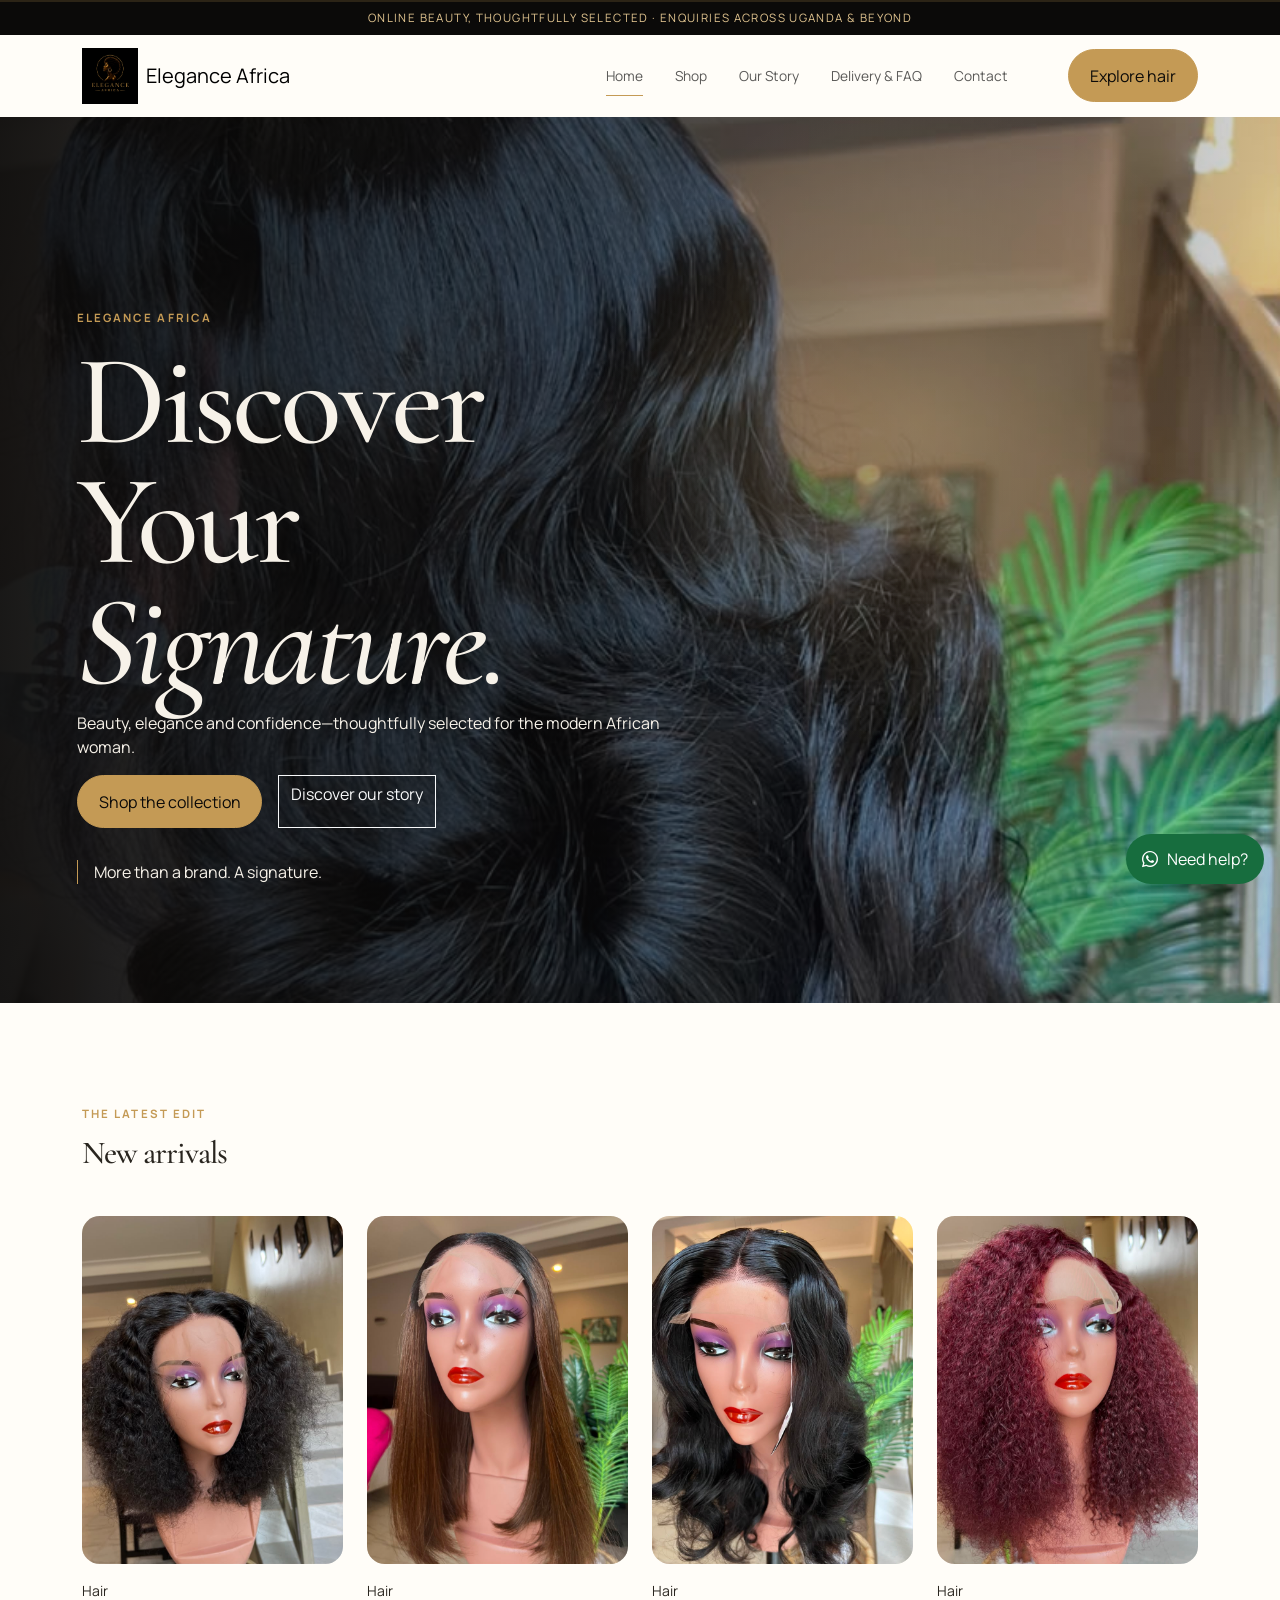
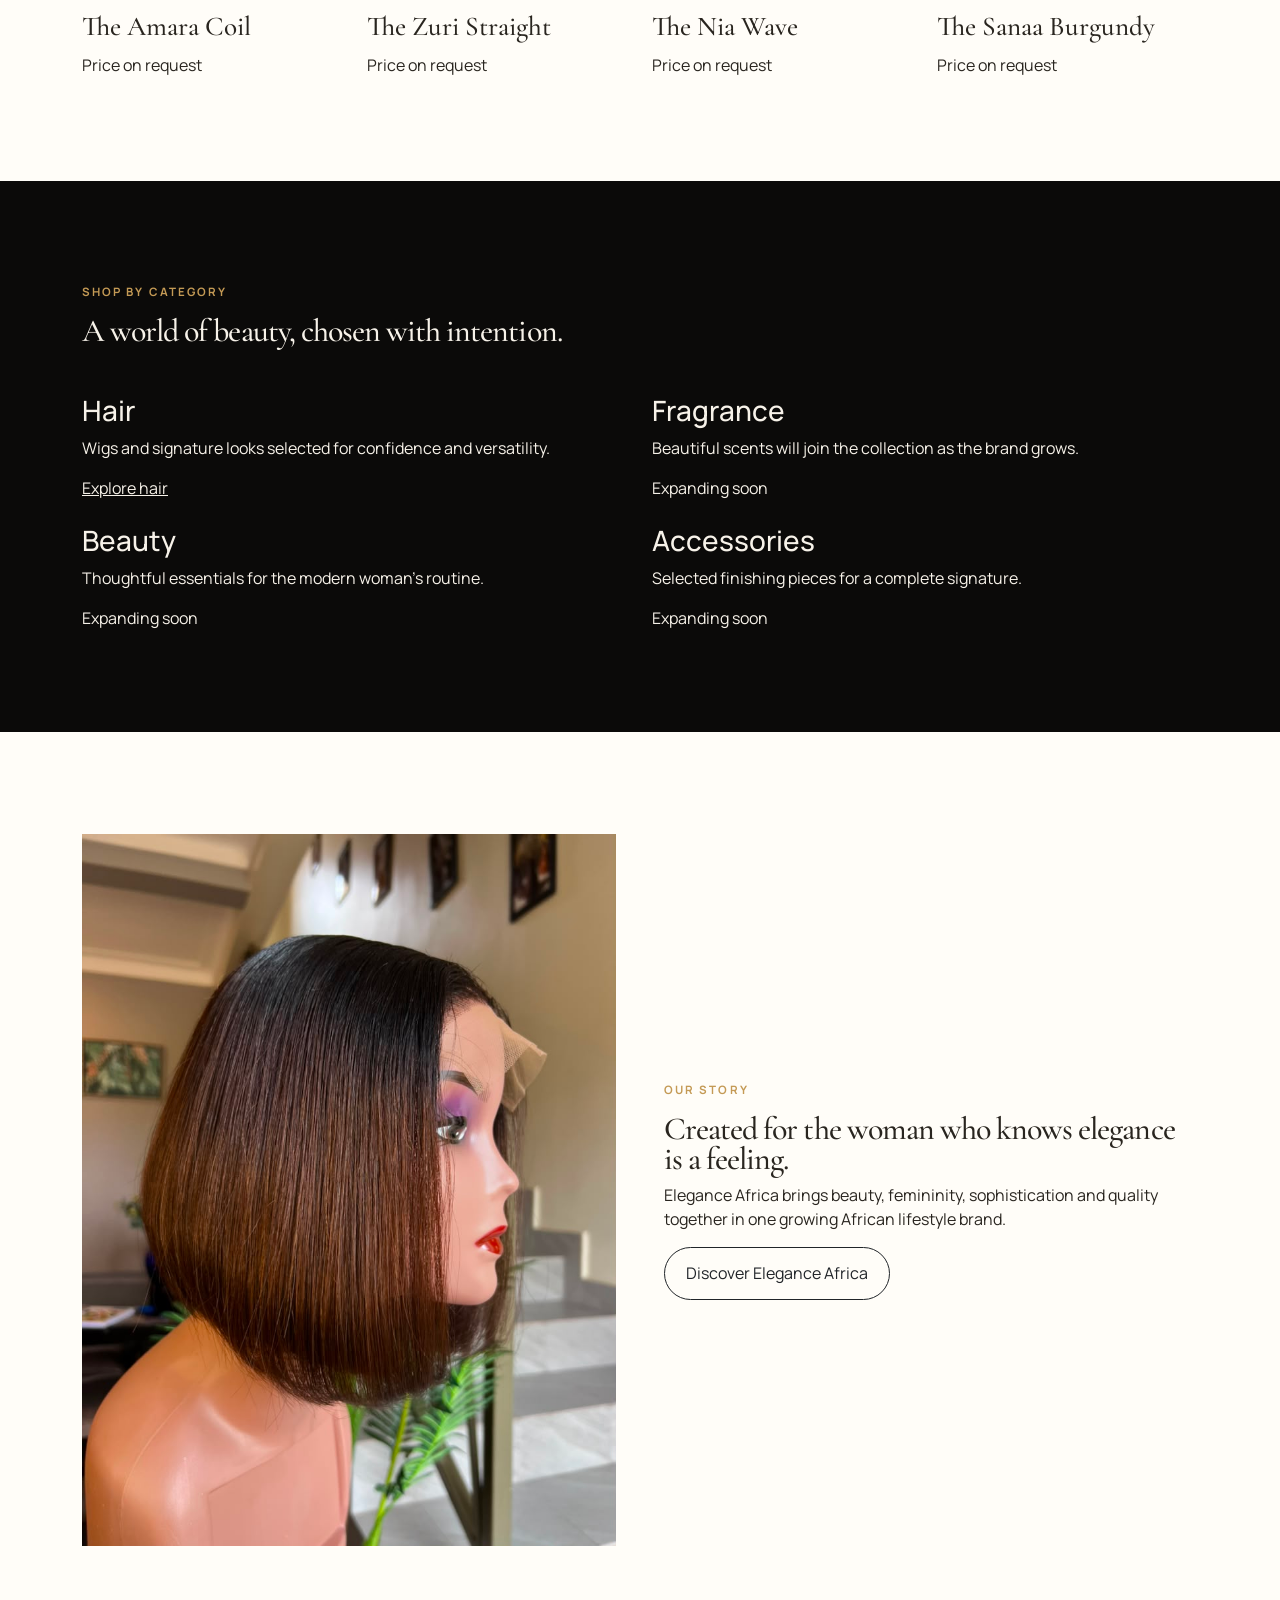
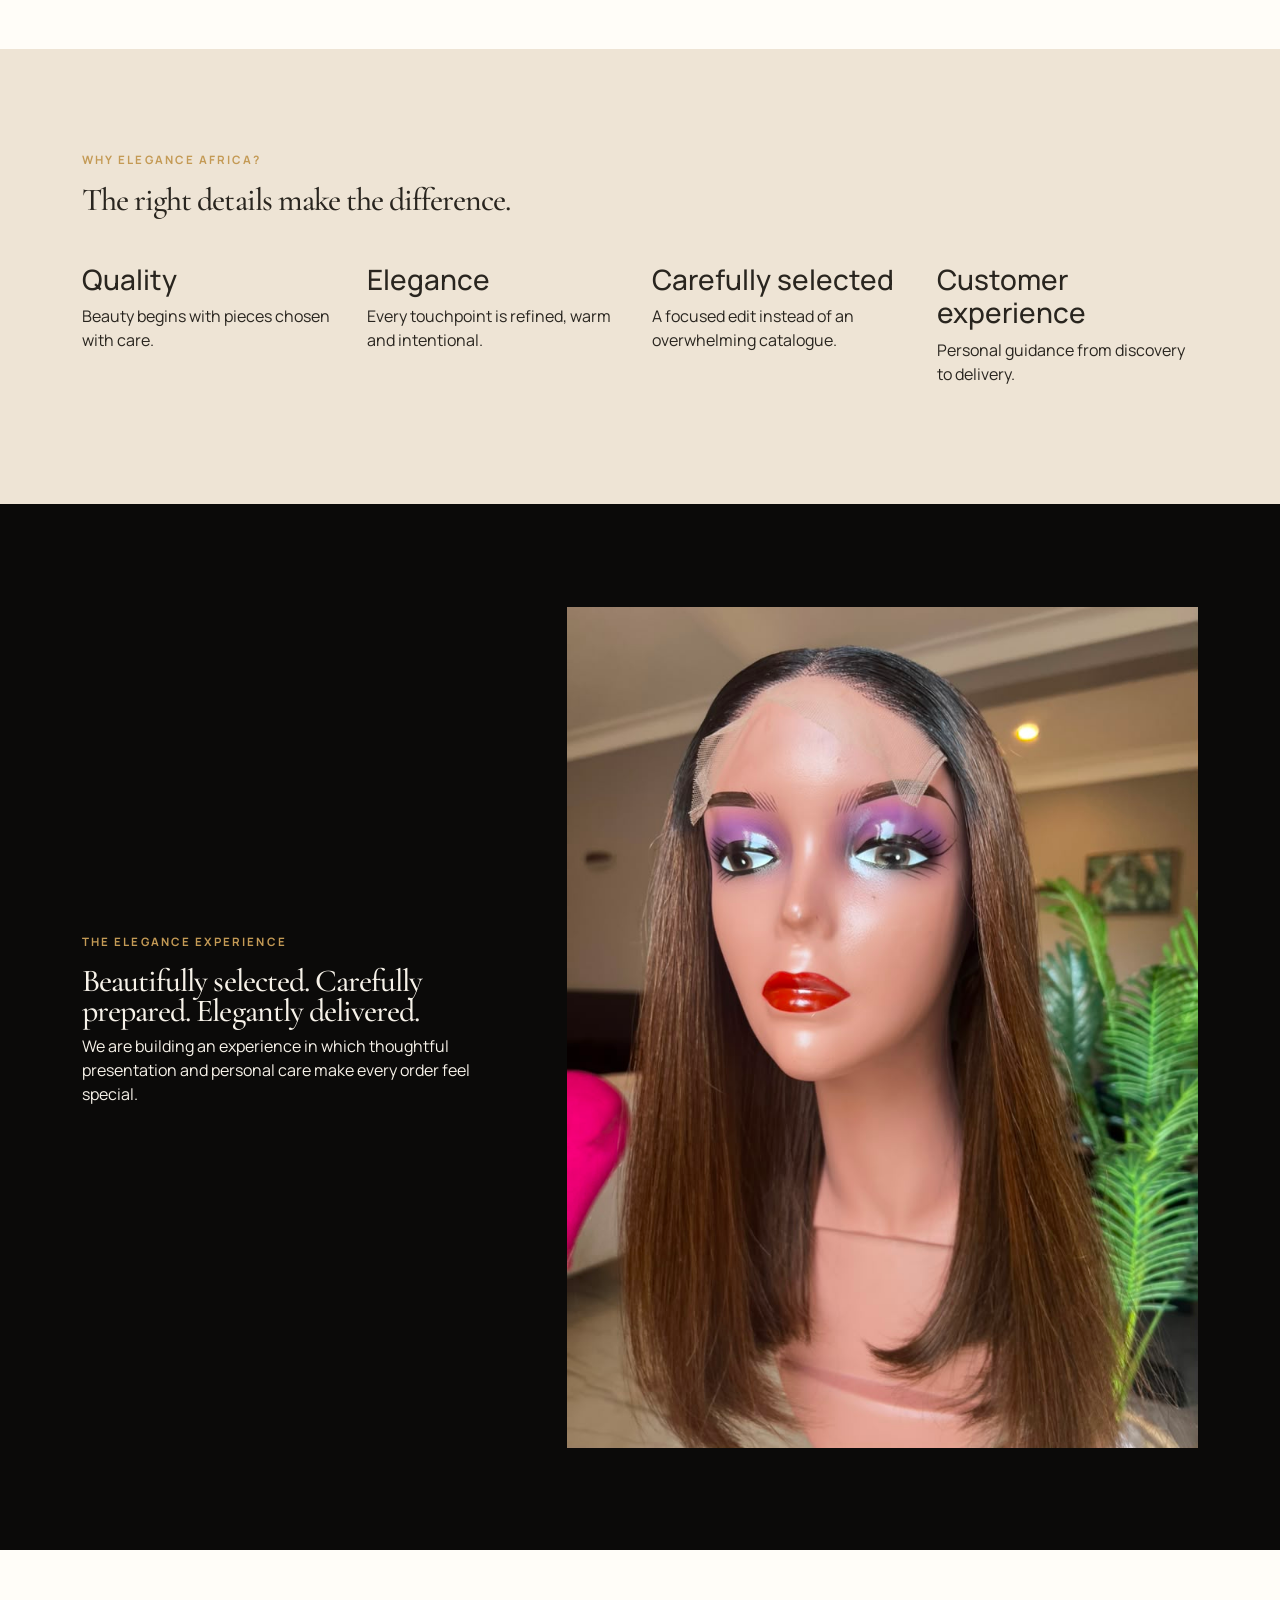
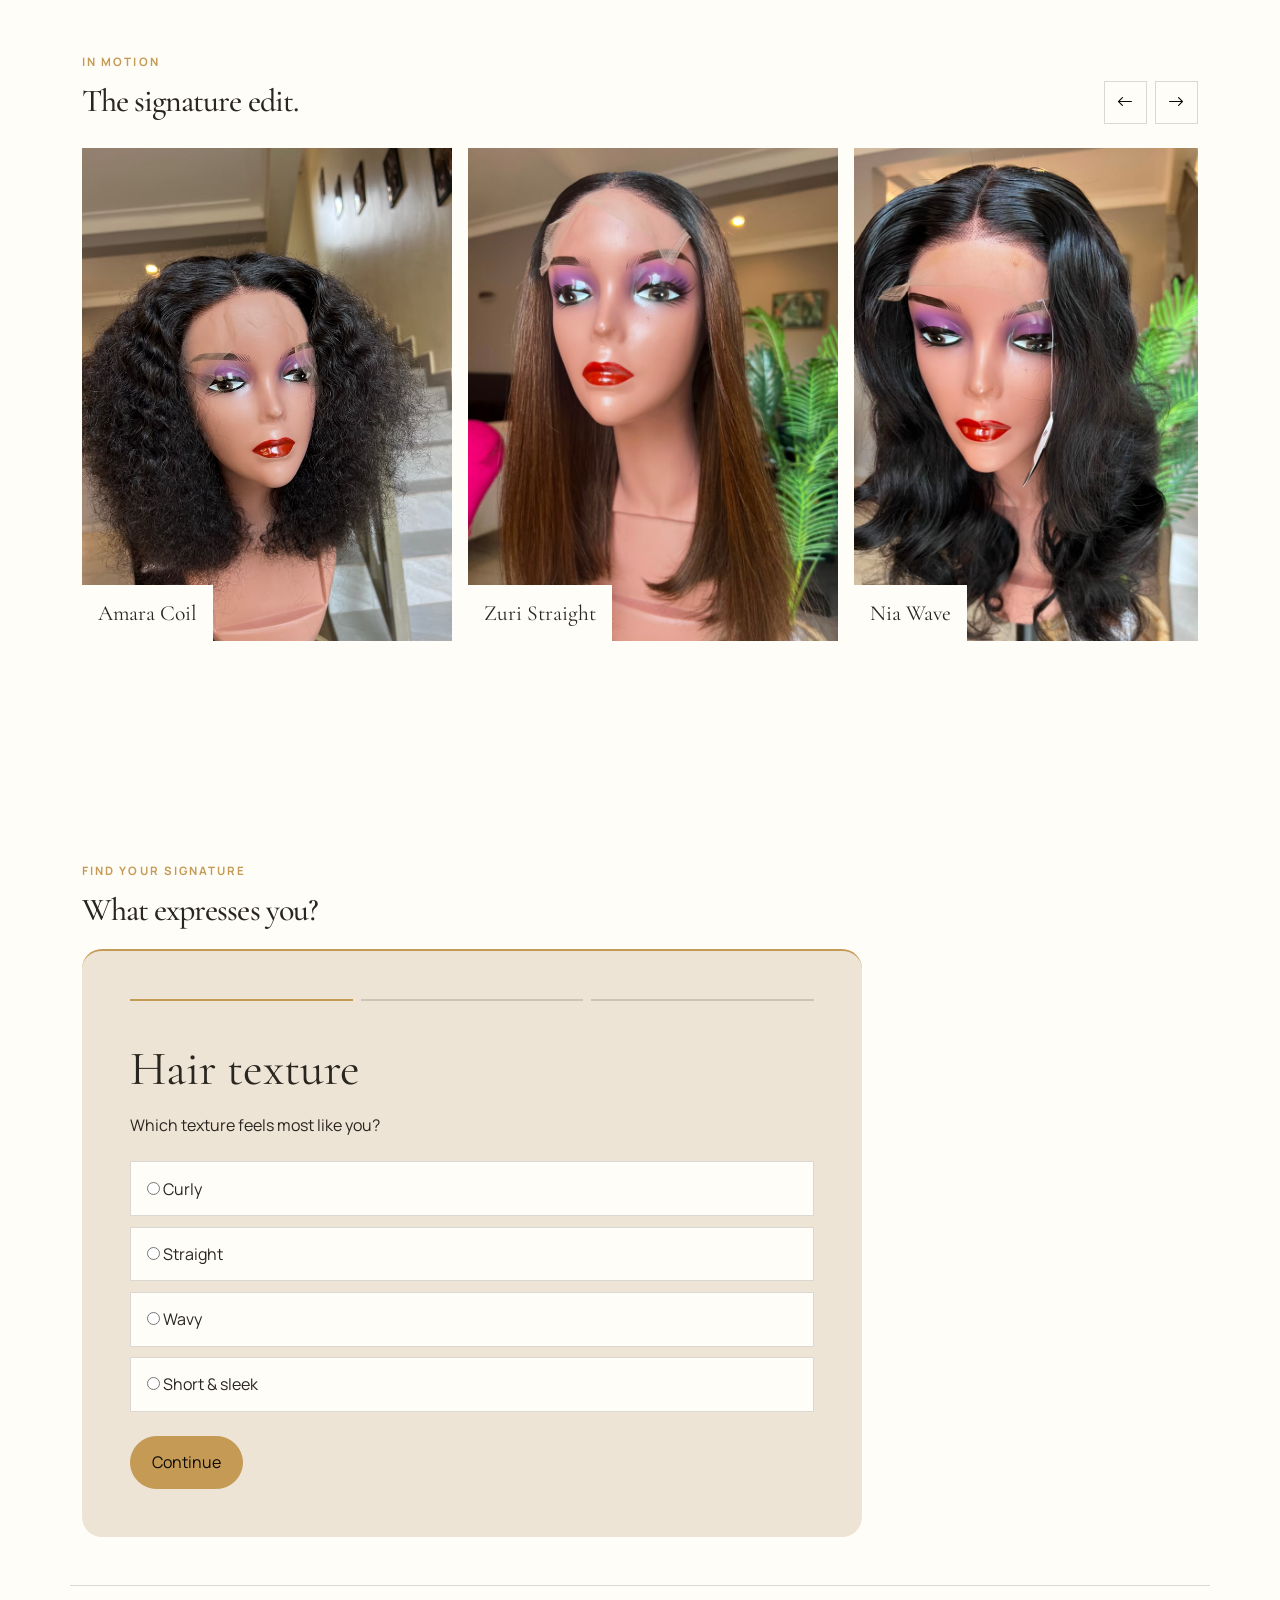
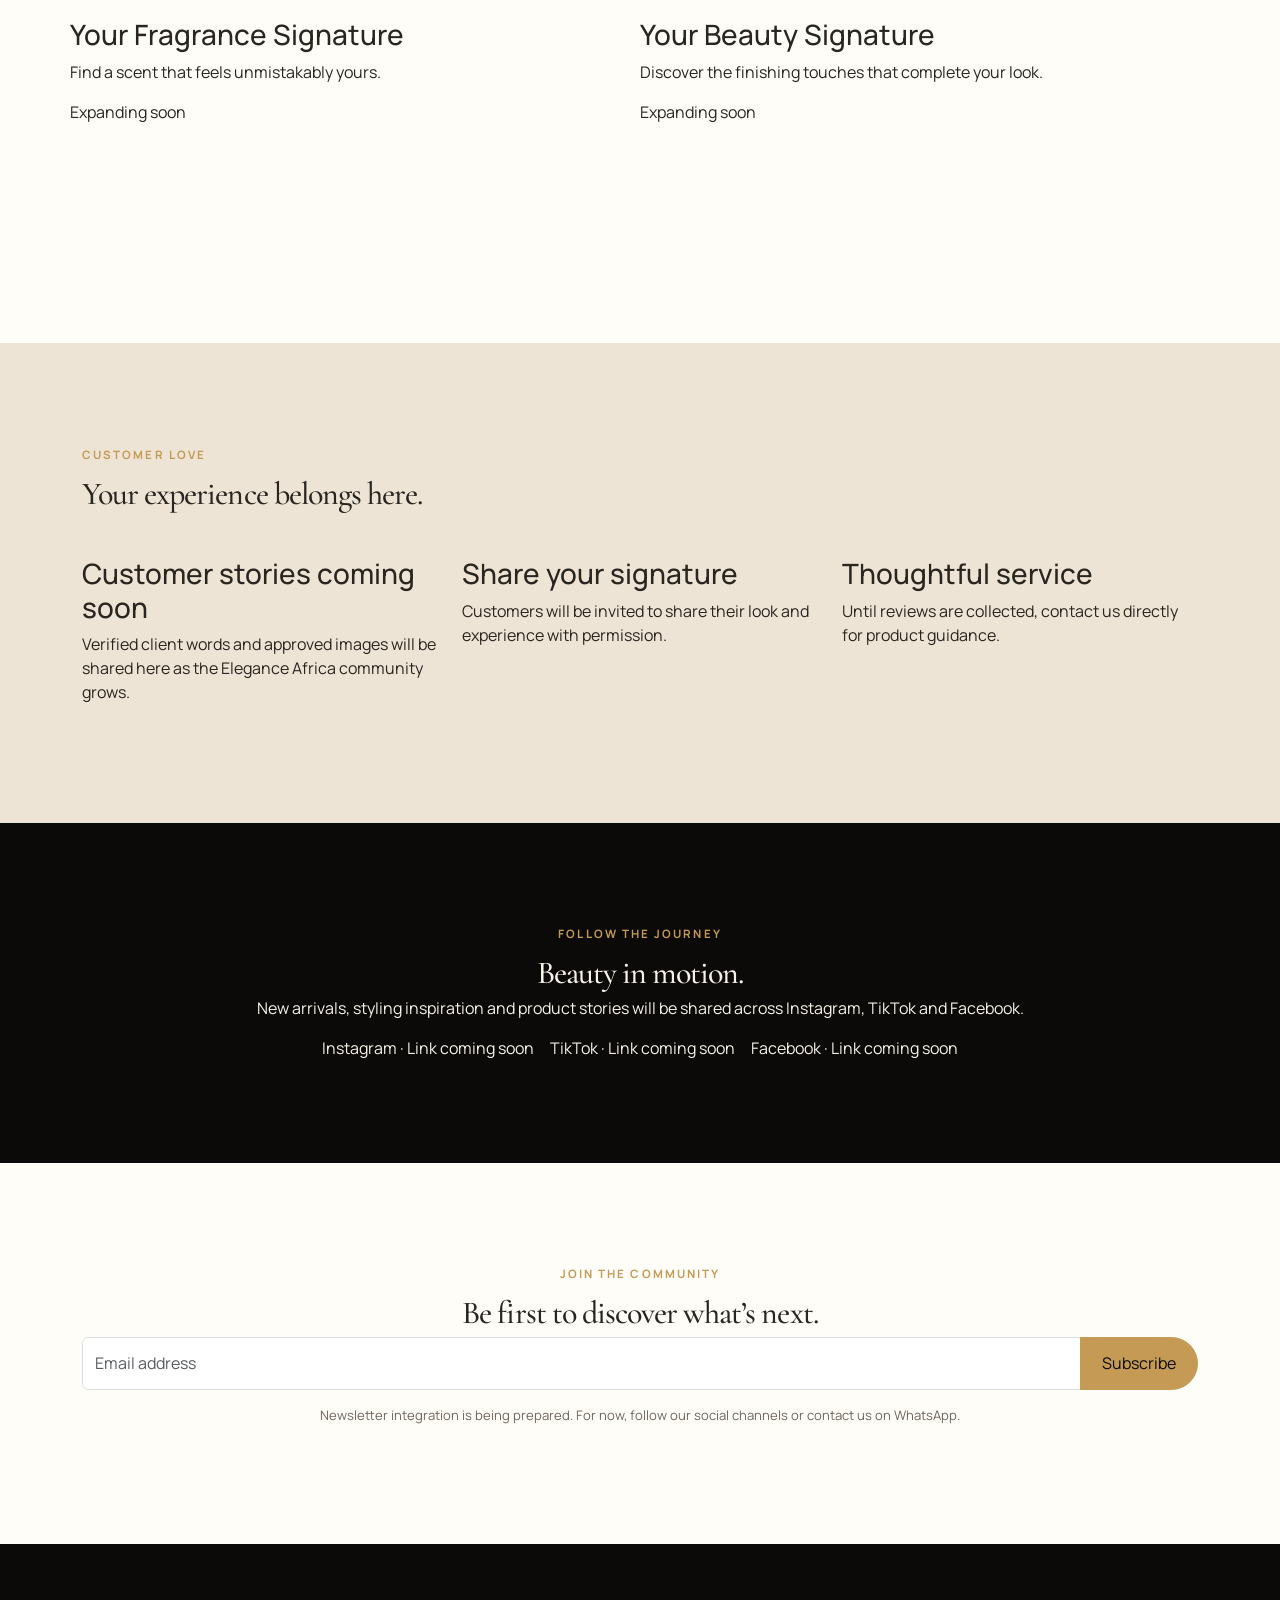
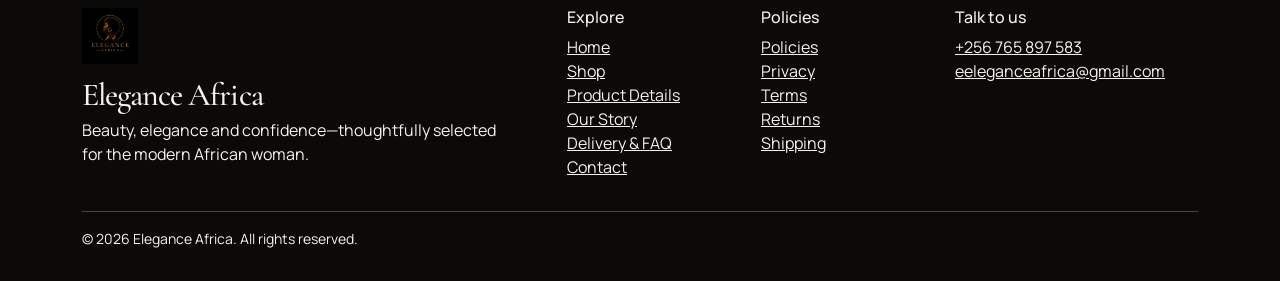
<file: index.html>
<!doctype html>
<html lang="en">
<head>
  <meta charset="utf-8">
  <meta name="viewport" content="width=device-width, initial-scale=1">
  <meta name="theme-color" content="#0b0a09">
  <title>Elegance Africa | More Than a Brand. A Signature.</title>
  <meta name="description" content="Discover premium hair and a growing world of beauty, thoughtfully selected for the modern African woman.">
  <link rel="icon" href="assets/images/favicon.svg" type="image/svg+xml">
  <meta property="og:title" content="Elegance Africa | More than a brand, a signature.">
  <meta property="og:description" content="Discover premium hair and a growing world of beauty, thoughtfully selected for the modern African woman.">
  <meta property="og:image" content="assets/images/nia-wave-3.jpeg">
  <meta property="og:type" content="website">
  <meta name="twitter:card" content="summary_large_image">
  <link rel="preload" as="image" href="assets/images/nia-wave-3.jpeg">
  <link rel="preconnect" href="https://fonts.googleapis.com">
  <link rel="preconnect" href="https://fonts.gstatic.com" crossorigin>
  <link href="https://fonts.googleapis.com/css2?family=Cormorant+Garamond:wght@400;500;600&amp;family=Manrope:wght@400;500;600;700&amp;display=swap" rel="stylesheet">
  <link href="https://cdn.jsdelivr.net/npm/bootstrap@5.3.8/dist/css/bootstrap.min.css" rel="stylesheet" integrity="sha384-sRIl4kxILFvY47J16cr9ZwB07vP4J8+LH7qKQnuqkuIAvNWLzeN8tE5YBujZqJLB" crossorigin="anonymous">
  <link rel="stylesheet" href="https://cdn.jsdelivr.net/npm/bootstrap-icons@1.13.1/font/bootstrap-icons.min.css">
  <link rel="stylesheet" href="assets/css/styles.css">
</head>
<body data-page="home"><div class="page-loader" data-page-loader aria-hidden="true"><span>Elegance Africa</span></div><div class="scroll-progress" data-scroll-progress aria-hidden="true"><span></span></div>
  <a class="skip-link" href="#main-content">Skip to content</a>
  <div class="announcement-bar">Online beauty, thoughtfully selected · Enquiries across Uganda &amp; beyond</div>
  <header id="site-header" class="site-header">
    <nav class="navbar navbar-expand-lg" aria-label="Primary navigation">
      <div class="container">
        <a class="navbar-brand d-flex align-items-center gap-2" href="index.html"><img class="brand-logo" src="assets/images/logo.jpeg" alt="Elegance Africa"><span>Elegance Africa</span></a>
        <button class="navbar-toggler" type="button" data-bs-toggle="offcanvas" data-bs-target="#siteMenu" aria-controls="siteMenu" aria-label="Open navigation"><span class="navbar-toggler-icon"></span></button>
        <div class="offcanvas offcanvas-end" tabindex="-1" id="siteMenu" aria-labelledby="siteMenuLabel">
          <div class="offcanvas-header"><h2 class="offcanvas-title" id="siteMenuLabel">Elegance Africa</h2><button type="button" class="btn-close" data-bs-dismiss="offcanvas" aria-label="Close navigation"></button></div>
          <div class="offcanvas-body align-items-center"><ul class="navbar-nav ms-auto gap-lg-3">
            <li class="nav-item"><a class="nav-link" data-nav="home" href="index.html">Home</a></li>
            <li class="nav-item"><a class="nav-link" data-nav="shop" href="shop.html">Shop</a></li>
            <li class="nav-item"><a class="nav-link" data-nav="about" href="about.html">Our Story</a></li>
            <li class="nav-item"><a class="nav-link" data-nav="support" href="delivery-faq.html">Delivery &amp; FAQ</a></li>
            <li class="nav-item"><a class="nav-link" data-nav="contact" href="contact.html">Contact</a></li>
          </ul><a class="btn btn-gold ms-lg-4" href="shop.html">Explore hair</a></div>
        </div>
      </div>
    </nav>
  </header>
  <main id="main-content">
    <section class="hero-home"><div class="container-fluid h-100"><div class="row h-100 align-items-end"><div class="col-lg-7 hero-copy" data-reveal><p class="eyebrow">Elegance Africa</p><h1 class="display-title"><span class="visually-hidden">Discover Your Signature</span><span aria-hidden="true">Discover Your <em>Signature.</em></span></h1><p>Beauty, elegance and confidence—thoughtfully selected for the modern African woman.</p><div class="d-flex flex-wrap gap-3"><a class="btn btn-gold" href="shop.html">Shop the collection</a><a class="btn btn-outline-light rounded-0" href="about.html">Discover our story</a></div><p class="hero-signature">More than a brand. A signature.</p></div></div></div></section>
    <section id="new-arrivals" class="section-pad"><div class="container"><p class="eyebrow">The latest edit</p><h2 class="display-title">New arrivals</h2><div class="row g-4 mt-4" data-featured-grid></div><noscript><div class="row g-4 mt-4" aria-label="Featured hair collection"><article class="col-12 col-md-6 col-xl-3"><a class="product-card" href="products/amara-coil.html"><span class="product-card__media"><img src="assets/images/amara-coil-1.jpeg" alt="The Amara Coil textured rounded hair piece"></span><span class="product-card__meta"><small>Hair</small><strong>The Amara Coil</strong><span>Price on request</span></span></a></article><article class="col-12 col-md-6 col-xl-3"><a class="product-card" href="products/zuri-straight.html"><span class="product-card__media"><img src="assets/images/zuri-straight-1.jpeg" alt="The Zuri Straight smooth warm-toned hair piece"></span><span class="product-card__meta"><small>Hair</small><strong>The Zuri Straight</strong><span>Price on request</span></span></a></article><article class="col-12 col-md-6 col-xl-3"><a class="product-card" href="products/nia-wave.html"><span class="product-card__media"><img src="assets/images/nia-wave-1.jpeg" alt="The Nia Wave dark flowing hair piece"></span><span class="product-card__meta"><small>Hair</small><strong>The Nia Wave</strong><span>Price on request</span></span></a></article><article class="col-12 col-md-6 col-xl-3"><a class="product-card" href="products/aya-bob.html"><span class="product-card__media"><img src="assets/images/aya-bob-1.jpeg" alt="The Aya Bob sleek brunette hair piece"></span><span class="product-card__meta"><small>Hair</small><strong>The Aya Bob</strong><span>Price on request</span></span></a></article></div></noscript></div></section>
    <section id="categories" class="section-pad dark-section"><div class="container"><p class="eyebrow">Shop by category</p><h2 class="display-title">A world of beauty, chosen with intention.</h2><div class="row g-4 mt-4"><article class="col-md-6"><h3>Hair</h3><p>Wigs and signature looks selected for confidence and versatility.</p><a href="shop.html">Explore hair</a></article><article class="col-md-6"><h3>Fragrance</h3><p>Beautiful scents will join the collection as the brand grows.</p><span>Expanding soon</span></article><article class="col-md-6"><h3>Beauty</h3><p>Thoughtful essentials for the modern woman’s routine.</p><span>Expanding soon</span></article><article class="col-md-6"><h3>Accessories</h3><p>Selected finishing pieces for a complete signature.</p><span>Expanding soon</span></article></div></div></section>
    <section id="story" class="section-pad"><div class="container"><div class="row align-items-center g-5"><div class="col-lg-6"><img src="assets/images/aya-bob-2.jpeg" alt="Sleek warm brunette bob from the Elegance Africa hair edit" loading="lazy"></div><div class="col-lg-6"><p class="eyebrow">Our story</p><h2 class="display-title">Created for the woman who knows elegance is a feeling.</h2><p>Elegance Africa brings beauty, femininity, sophistication and quality together in one growing African lifestyle brand.</p><a class="btn btn-outline-ink" href="about.html">Discover Elegance Africa</a></div></div></div></section>
    <section id="why" class="section-pad bg-cream"><div class="container"><p class="eyebrow">Why Elegance Africa?</p><h2 class="display-title">The right details make the difference.</h2><div class="row g-4 mt-4"><article class="col-sm-6 col-lg-3"><h3>Quality</h3><p>Beauty begins with pieces chosen with care.</p></article><article class="col-sm-6 col-lg-3"><h3>Elegance</h3><p>Every touchpoint is refined, warm and intentional.</p></article><article class="col-sm-6 col-lg-3"><h3>Carefully selected</h3><p>A focused edit instead of an overwhelming catalogue.</p></article><article class="col-sm-6 col-lg-3"><h3>Customer experience</h3><p>Personal guidance from discovery to delivery.</p></article></div></div></section>
    <section id="experience" class="section-pad dark-section"><div class="container"><div class="row g-5 align-items-center"><div class="col-lg-5"><p class="eyebrow">The Elegance Experience</p><h2 class="display-title">Beautifully selected. Carefully prepared. Elegantly delivered.</h2><p>We are building an experience in which thoughtful presentation and personal care make every order feel special.</p></div><div class="col-lg-7"><img src="assets/images/zuri-straight-1.jpeg" alt="Smooth warm-toned straight hair from the Elegance Africa collection" loading="lazy"></div></div></div></section>
    <section class="section-pad inspiration-rail" data-inspiration-rail aria-label="Signature inspiration"><div class="container"><div class="d-flex align-items-end justify-content-between gap-3"><div><p class="eyebrow">In motion</p><h2 class="display-title">The signature edit.</h2></div><div class="rail-controls"><button type="button" data-rail-prev aria-label="Previous inspiration"><i class="bi bi-arrow-left"></i></button><button type="button" data-rail-next aria-label="Next inspiration"><i class="bi bi-arrow-right"></i></button></div></div><div class="inspiration-track mt-4" data-inspiration-track></div></div></section><section id="find-signature" class="section-pad"><div class="container"><p class="eyebrow">Find Your Signature</p><h2 class="display-title">What expresses you?</h2><div class="signature-quiz mt-4" data-signature-quiz><div class="quiz-progress" aria-hidden="true"><span></span><span></span><span></span></div><form><fieldset class="quiz-step" data-quiz-step data-step="0"><legend>Hair texture</legend><p>Which texture feels most like you?</p><div class="quiz-options"><label><input type="radio" name="texture" value="curly" required> Curly</label><label><input type="radio" name="texture" value="straight"> Straight</label><label><input type="radio" name="texture" value="wavy"> Wavy</label><label><input type="radio" name="texture" value="short"> Short &amp; sleek</label></div><button class="btn btn-gold" type="button" data-quiz-next>Continue</button></fieldset><fieldset class="quiz-step" data-quiz-step data-step="1" hidden><legend>Occasion</legend><p>What is the moment you are dressing for?</p><div class="quiz-options"><label><input type="radio" name="occasion" value="everyday" required> Everyday polish</label><label><input type="radio" name="occasion" value="evening"> Evening plans</label><label><input type="radio" name="occasion" value="occasion"> A special occasion</label></div><button class="btn btn-outline-ink" type="button" data-quiz-back>Back</button> <button class="btn btn-gold" type="button" data-quiz-next>Continue</button></fieldset><fieldset class="quiz-step" data-quiz-step data-step="2" hidden><legend>Style preference</legend><p>How would you like your signature to feel?</p><div class="quiz-options"><label><input type="radio" name="preference" value="soft" required> Soft &amp; natural</label><label><input type="radio" name="preference" value="polished"> Polished</label><label><input type="radio" name="preference" value="bold"> Bold</label></div><button class="btn btn-outline-ink" type="button" data-quiz-back>Back</button> <button class="btn btn-gold" type="submit">See my signature</button></fieldset></form><div class="quiz-result" data-quiz-result hidden aria-live="polite"></div></div><div class="row g-4 mt-4"><article class="col-lg-6 signature-card"><h3>Your Fragrance Signature</h3><p>Find a scent that feels unmistakably yours.</p><span>Expanding soon</span></article><article class="col-lg-6 signature-card"><h3>Your Beauty Signature</h3><p>Discover the finishing touches that complete your look.</p><span>Expanding soon</span></article></div></div></section>
    <section id="reviews" class="section-pad bg-cream"><div class="container"><p class="eyebrow">Customer love</p><h2 class="display-title">Your experience belongs here.</h2><div class="row g-4 mt-4"><article class="col-md-4"><h3>Customer stories coming soon</h3><p>Verified client words and approved images will be shared here as the Elegance Africa community grows.</p></article><article class="col-md-4"><h3>Share your signature</h3><p>Customers will be invited to share their look and experience with permission.</p></article><article class="col-md-4"><h3>Thoughtful service</h3><p>Until reviews are collected, contact us directly for product guidance.</p></article></div></div></section>
    <section id="social" class="section-pad dark-section"><div class="container text-center"><p class="eyebrow">Follow the journey</p><h2 class="display-title">Beauty in motion.</h2><p>New arrivals, styling inspiration and product stories will be shared across Instagram, TikTok and Facebook.</p><div class="d-flex justify-content-center flex-wrap gap-3"><span class="social-label">Instagram · Link coming soon</span><span class="social-label">TikTok · Link coming soon</span><span class="social-label">Facebook · Link coming soon</span></div></div></section>
    <section id="community" class="section-pad"><div class="container text-center"><p class="eyebrow">Join the community</p><h2 class="display-title">Be first to discover what’s next.</h2><form class="newsletter-form mx-auto" data-newsletter-form novalidate><label class="visually-hidden" for="newsletter-email">Email address</label><div class="input-group"><input class="form-control" id="newsletter-email" name="email" type="email" required placeholder="Email address"><button class="btn btn-gold" type="submit">Subscribe</button></div><div class="invalid-feedback">Enter a valid email address.</div></form><p class="form-note">Newsletter integration is being prepared. For now, follow our social channels or contact us on WhatsApp.</p><div class="form-status" aria-live="polite"></div></div></section>
  </main>
  <footer class="site-footer"><div class="container"><div class="row g-5">
    <div class="col-lg-5"><img class="brand-logo mb-3" src="assets/images/logo.jpeg" alt=""><h2 class="display-title">Elegance Africa</h2><p>Beauty, elegance and confidence—thoughtfully selected for the modern African woman.</p></div>
    <div class="col-6 col-lg-2"><h3 class="h6">Explore</h3><ul class="list-unstyled"><li><a href="index.html">Home</a></li><li><a href="shop.html">Shop</a></li><li><a href="product.html">Product Details</a></li><li><a href="about.html">Our Story</a></li><li><a href="delivery-faq.html">Delivery &amp; FAQ</a></li><li><a href="contact.html">Contact</a></li></ul></div>
    <div class="col-6 col-lg-2"><h3 class="h6">Policies</h3><ul class="list-unstyled"><li><a href="policies.html">Policies</a></li><li><a href="policies.html#privacy">Privacy</a></li><li><a href="policies.html#terms">Terms</a></li><li><a href="policies.html#returns">Returns</a></li><li><a href="policies.html#shipping">Shipping</a></li></ul></div>
    <div class="col-lg-3"><h3 class="h6">Talk to us</h3><p><a href="tel:+256765897583">+256 765 897 583</a><br><a href="mailto:eeleganceafrica@gmail.com">eeleganceafrica@gmail.com</a></p></div>
  </div><hr><p class="small mb-0">© 2026 Elegance Africa. All rights reserved.</p></div></footer>
  <a class="whatsapp-float" href="https://wa.me/256765897583" target="_blank" rel="noopener" aria-label="Chat with Elegance Africa on WhatsApp"><i class="bi bi-whatsapp" aria-hidden="true"></i><span>Need help?</span></a>
  <script src="https://cdn.jsdelivr.net/npm/bootstrap@5.3.8/dist/js/bootstrap.bundle.min.js" integrity="sha384-FKyoEForCGlyvwx9Hj09JcYn3nv7wiPVlz7YYwJrWVcXK/BmnVDxM+D2scQbITxI" crossorigin="anonymous"></script>
  <script src="assets/js/products.js"></script>
  <script src="assets/js/main.js"></script>
</body>
</html>
</file>
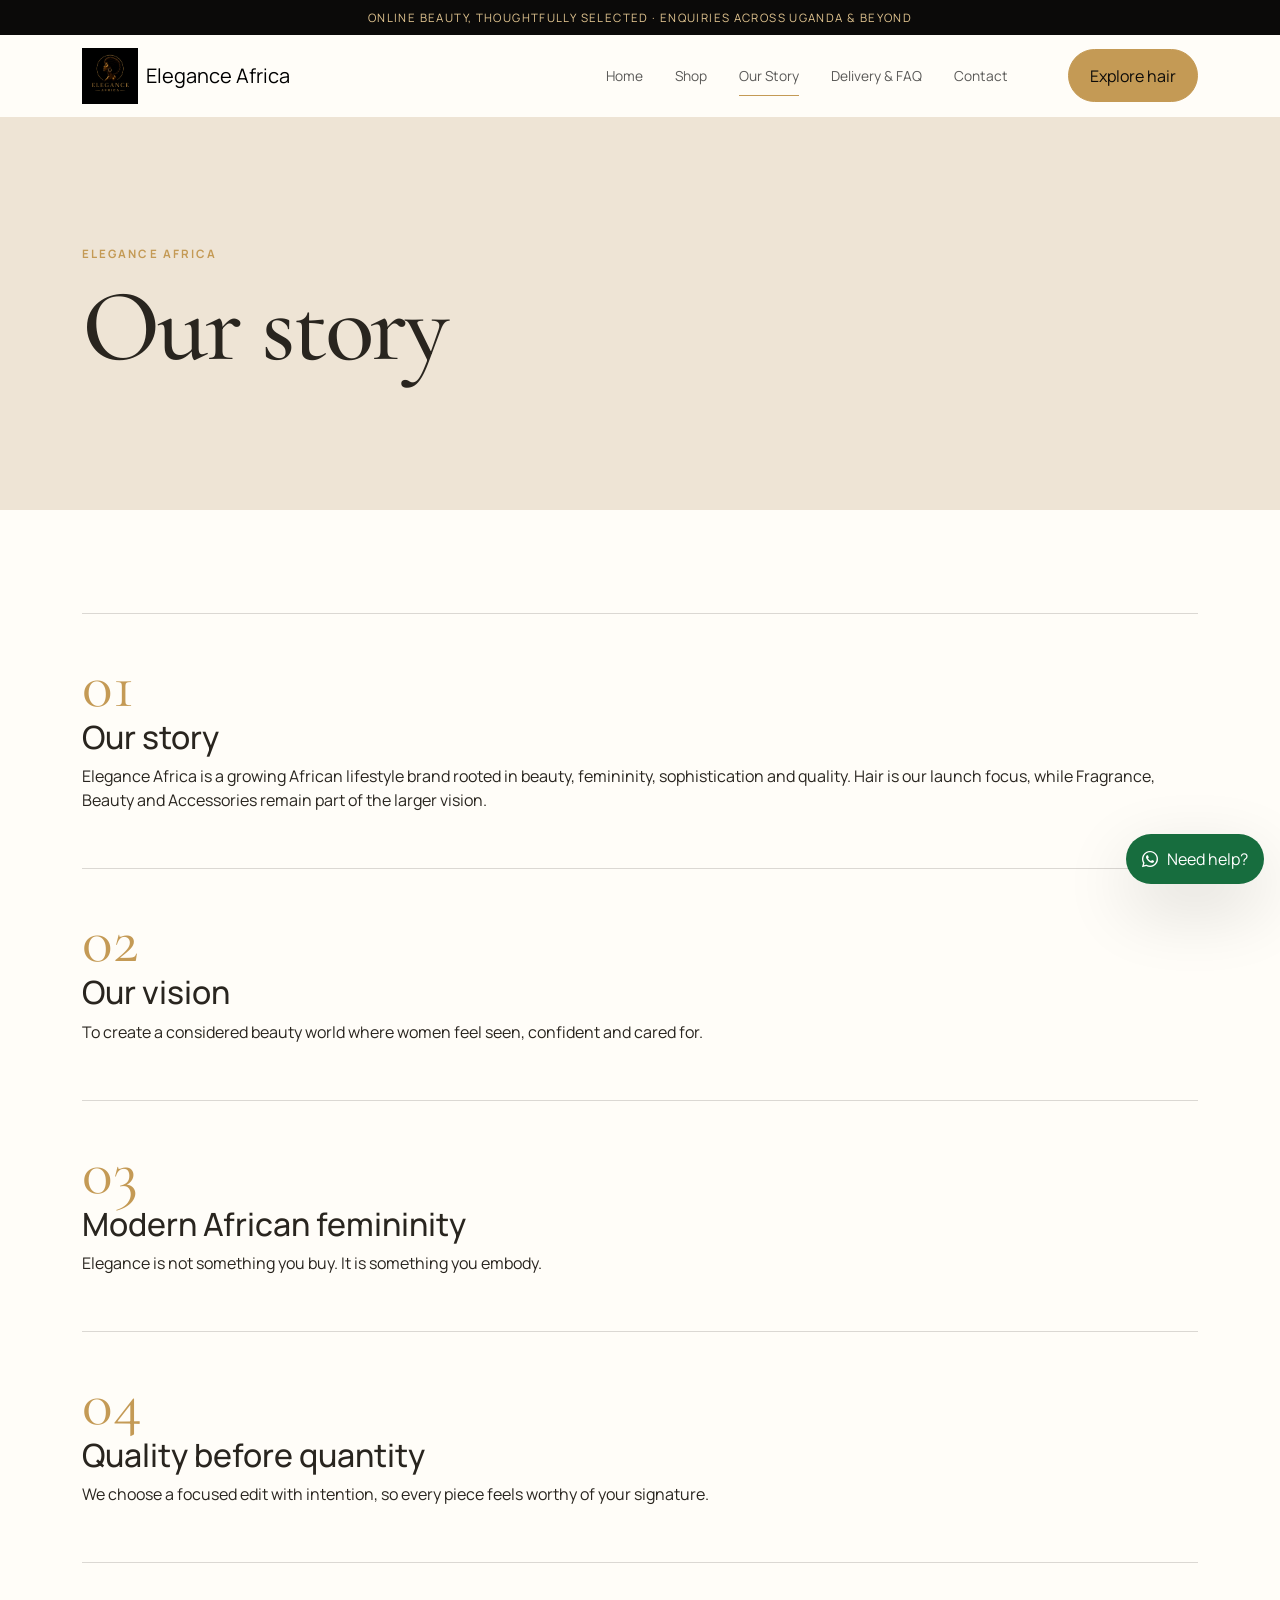
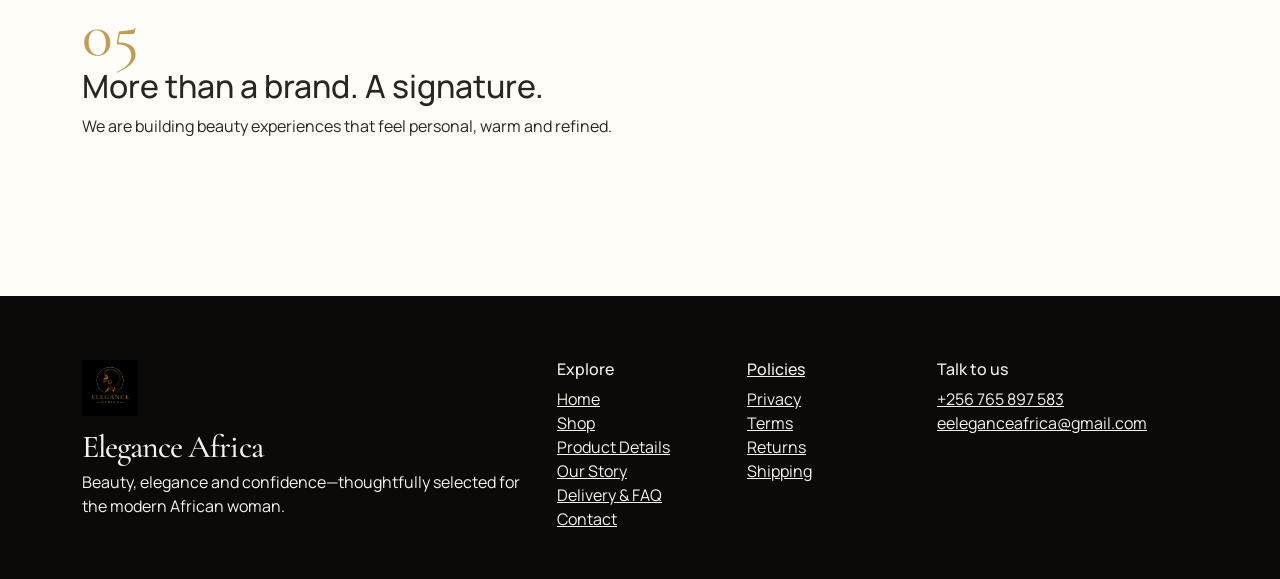
<file: about.html>
<!doctype html><html lang="en"><head><meta charset="utf-8"><meta name="viewport" content="width=device-width, initial-scale=1"><meta name="theme-color" content="#0b0a09"><link rel="icon" href="assets/images/favicon.svg" type="image/svg+xml"><title>Our Story | Elegance Africa</title><meta name="description" content="Meet the vision, values, and modern African identity behind Elegance Africa."><meta property="og:title" content="Our Story | Elegance Africa"><meta property="og:description" content="Meet the vision, values, and modern African identity behind Elegance Africa."><meta property="og:image" content="assets/images/logo.jpeg"><meta name="twitter:card" content="summary_large_image"><link rel="preconnect" href="https://fonts.googleapis.com"><link rel="preconnect" href="https://fonts.gstatic.com" crossorigin><link href="https://fonts.googleapis.com/css2?family=Cormorant+Garamond:wght@400;500;600&amp;family=Manrope:wght@400;500;600;700&amp;display=swap" rel="stylesheet"><link href="https://cdn.jsdelivr.net/npm/bootstrap@5.3.8/dist/css/bootstrap.min.css" rel="stylesheet" integrity="sha384-sRIl4kxILFvY47J16cr9ZwB07vP4J8+LH7qKQnuqkuIAvNWLzeN8tE5YBujZqJLB" crossorigin="anonymous"><link rel="stylesheet" href="https://cdn.jsdelivr.net/npm/bootstrap-icons@1.13.1/font/bootstrap-icons.min.css"><link rel="stylesheet" href="assets/css/styles.css"></head><body data-page="about"><a class="skip-link" href="#main-content">Skip to content</a><div class="announcement-bar">Online beauty, thoughtfully selected · Enquiries across Uganda &amp; beyond</div><header id="site-header" class="site-header"><nav class="navbar navbar-expand-lg" aria-label="Primary navigation"><div class="container"><a class="navbar-brand d-flex align-items-center gap-2" href="index.html"><img class="brand-logo" src="assets/images/logo.jpeg" alt="Elegance Africa"><span>Elegance Africa</span></a><button class="navbar-toggler" type="button" data-bs-toggle="offcanvas" data-bs-target="#siteMenu" aria-controls="siteMenu" aria-label="Open navigation"><span class="navbar-toggler-icon"></span></button><div class="offcanvas offcanvas-end" tabindex="-1" id="siteMenu" aria-labelledby="siteMenuLabel"><div class="offcanvas-header"><h2 class="offcanvas-title" id="siteMenuLabel">Elegance Africa</h2><button type="button" class="btn-close" data-bs-dismiss="offcanvas" aria-label="Close navigation"></button></div><div class="offcanvas-body align-items-center"><ul class="navbar-nav ms-auto gap-lg-3"><li class="nav-item"><a class="nav-link" data-nav="home" href="index.html">Home</a></li><li class="nav-item"><a class="nav-link" data-nav="shop" href="shop.html">Shop</a></li><li class="nav-item"><a class="nav-link" data-nav="about" href="about.html">Our Story</a></li><li class="nav-item"><a class="nav-link" data-nav="support" href="delivery-faq.html">Delivery &amp; FAQ</a></li><li class="nav-item"><a class="nav-link" data-nav="contact" href="contact.html">Contact</a></li></ul><a class="btn btn-gold ms-lg-4" href="shop.html">Explore hair</a></div></div></div></nav></header><main id="main-content"><section class="page-hero"><div class="container"><p class="eyebrow">Elegance Africa</p><h1 class="display-title">Our story</h1></div></section><section class="section-pad"><div class="container"><div class="story-panel"><span class="story-number">01</span><h2>Our story</h2><p>Elegance Africa is a growing African lifestyle brand rooted in beauty, femininity, sophistication and quality. Hair is our launch focus, while Fragrance, Beauty and Accessories remain part of the larger vision.</p></div><div class="story-panel"><span class="story-number">02</span><h2>Our vision</h2><p>To create a considered beauty world where women feel seen, confident and cared for.</p></div><div class="story-panel"><span class="story-number">03</span><h2>Modern African femininity</h2><p>Elegance is not something you buy. It is something you embody.</p></div><div class="story-panel"><span class="story-number">04</span><h2>Quality before quantity</h2><p>We choose a focused edit with intention, so every piece feels worthy of your signature.</p></div><div class="story-panel"><span class="story-number">05</span><h2>More than a brand. A signature.</h2><p>We are building beauty experiences that feel personal, warm and refined.</p></div></div></section></main><footer class="site-footer"><div class="container"><div class="row g-4"><div class="col-lg-5"><img class="brand-logo mb-3" src="assets/images/logo.jpeg" alt=""><h2 class="display-title">Elegance Africa</h2><p>Beauty, elegance and confidence—thoughtfully selected for the modern African woman.</p></div><div class="col-6 col-lg-2"><h3 class="h6">Explore</h3><ul class="list-unstyled"><li><a href="index.html">Home</a></li><li><a href="shop.html">Shop</a></li><li><a href="product.html">Product Details</a></li><li><a href="about.html">Our Story</a></li><li><a href="delivery-faq.html">Delivery &amp; FAQ</a></li><li><a href="contact.html">Contact</a></li></ul></div><div class="col-6 col-lg-2"><h3 class="h6"><a href="policies.html">Policies</a></h3><ul class="list-unstyled"><li><a href="policies.html#privacy">Privacy</a></li><li><a href="policies.html#terms">Terms</a></li><li><a href="policies.html#returns">Returns</a></li><li><a href="policies.html#shipping">Shipping</a></li></ul></div><div class="col-lg-3"><h3 class="h6">Talk to us</h3><p><a href="tel:+256765897583">+256 765 897 583</a><br><a href="mailto:eeleganceafrica@gmail.com">eeleganceafrica@gmail.com</a></p></div></div></div></footer><a class="whatsapp-float" href="https://wa.me/256765897583" target="_blank" rel="noopener" aria-label="Chat with Elegance Africa on WhatsApp"><i class="bi bi-whatsapp" aria-hidden="true"></i><span>Need help?</span></a><script src="https://cdn.jsdelivr.net/npm/bootstrap@5.3.8/dist/js/bootstrap.bundle.min.js" integrity="sha384-FKyoEForCGlyvwx9Hj09JcYn3nv7wiPVlz7YYwJrWVcXK/BmnVDxM+D2scQbITxI" crossorigin="anonymous"></script><script src="assets/js/products.js"></script><script src="assets/js/main.js"></script></body></html>
</file>
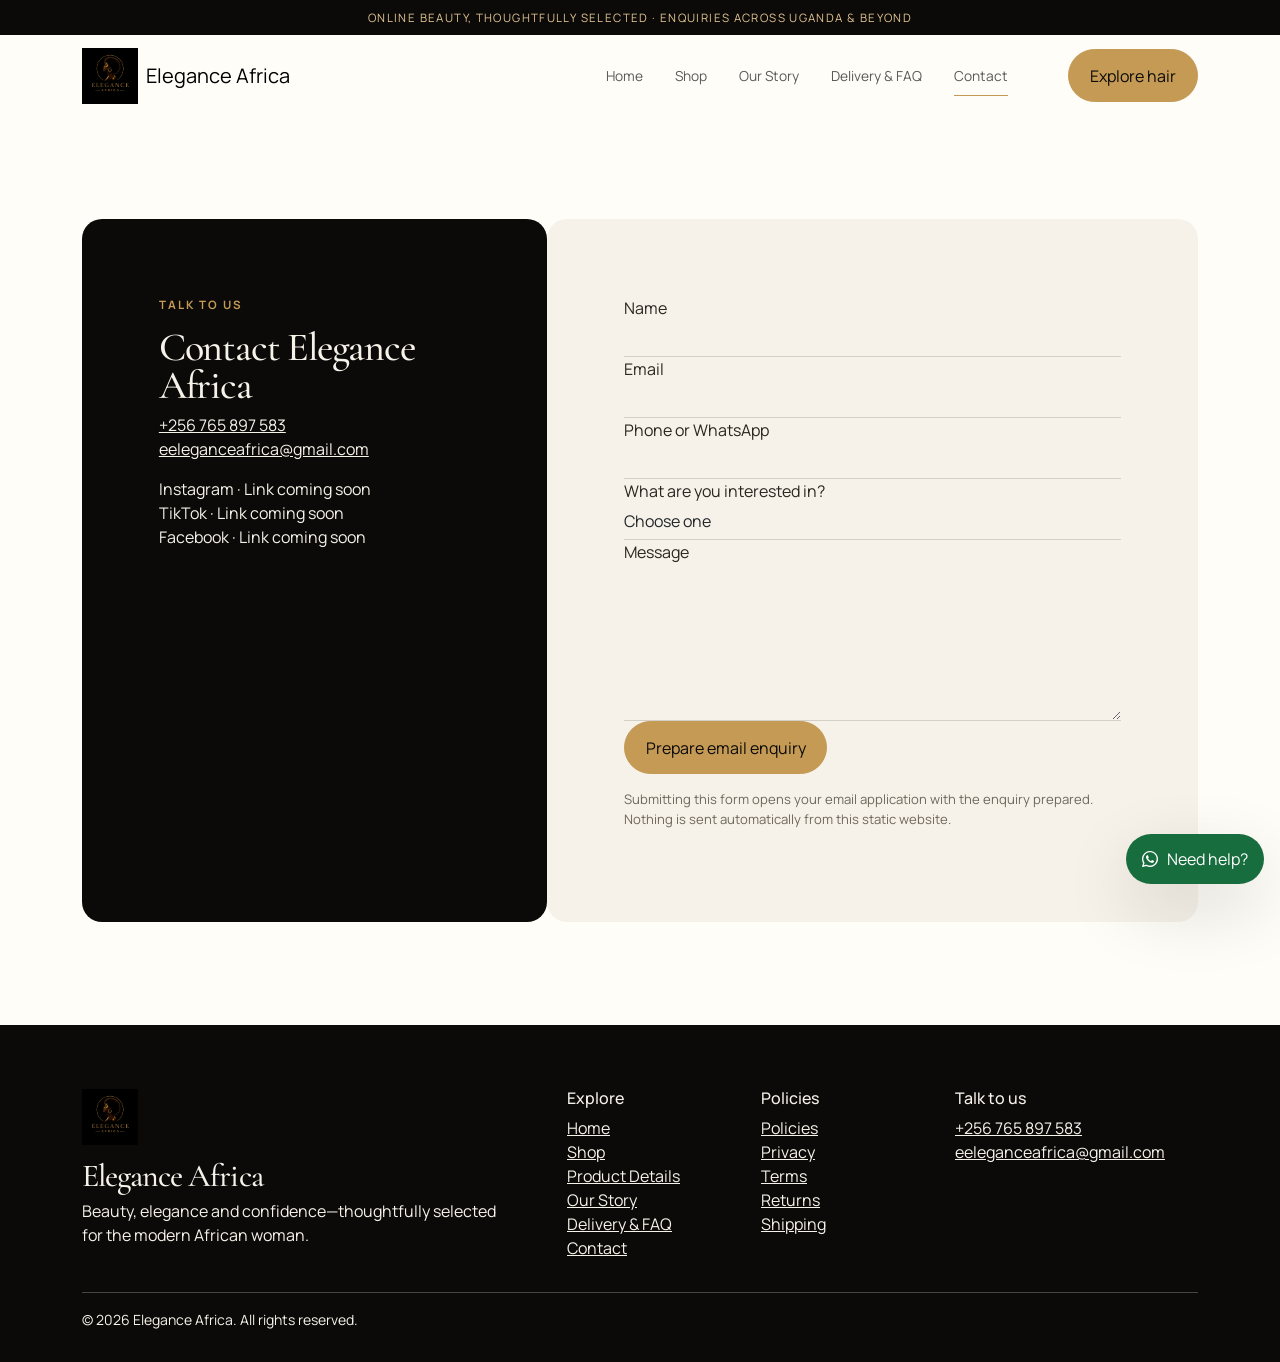
<file: contact.html>
<!doctype html><html lang="en"><head><meta charset="utf-8"><meta name="viewport" content="width=device-width, initial-scale=1"><meta name="theme-color" content="#0b0a09"><link rel="icon" href="assets/images/favicon.svg" type="image/svg+xml"><title>Contact | Elegance Africa</title><meta name="description" content="Contact Elegance Africa online by WhatsApp, phone, or email."><meta property="og:title" content="Contact | Elegance Africa"><meta property="og:description" content="Contact Elegance Africa online by WhatsApp, phone, or email."><meta property="og:image" content="assets/images/logo.jpeg"><meta name="twitter:card" content="summary_large_image"><link rel="preconnect" href="https://fonts.googleapis.com"><link rel="preconnect" href="https://fonts.gstatic.com" crossorigin><link href="https://fonts.googleapis.com/css2?family=Cormorant+Garamond:wght@400;500;600&amp;family=Manrope:wght@400;500;600;700&amp;display=swap" rel="stylesheet"><link href="https://cdn.jsdelivr.net/npm/bootstrap@5.3.8/dist/css/bootstrap.min.css" rel="stylesheet" integrity="sha384-sRIl4kxILFvY47J16cr9ZwB07vP4J8+LH7qKQnuqkuIAvNWLzeN8tE5YBujZqJLB" crossorigin="anonymous"><link rel="stylesheet" href="https://cdn.jsdelivr.net/npm/bootstrap-icons@1.13.1/font/bootstrap-icons.min.css"><link rel="stylesheet" href="assets/css/styles.css"></head><body data-page="contact"><a class="skip-link" href="#main-content">Skip to content</a><div class="announcement-bar">Online beauty, thoughtfully selected · Enquiries across Uganda &amp; beyond</div><header id="site-header" class="site-header"><nav class="navbar navbar-expand-lg" aria-label="Primary navigation"><div class="container"><a class="navbar-brand d-flex align-items-center gap-2" href="index.html"><img class="brand-logo" src="assets/images/logo.jpeg" alt="Elegance Africa"><span>Elegance Africa</span></a><button class="navbar-toggler" type="button" data-bs-toggle="offcanvas" data-bs-target="#siteMenu" aria-controls="siteMenu" aria-label="Open navigation"><span class="navbar-toggler-icon"></span></button><div class="offcanvas offcanvas-end" tabindex="-1" id="siteMenu" aria-labelledby="siteMenuLabel"><div class="offcanvas-header"><h2 id="siteMenuLabel">Elegance Africa</h2><button type="button" class="btn-close" data-bs-dismiss="offcanvas" aria-label="Close navigation"></button></div><div class="offcanvas-body"><ul class="navbar-nav ms-auto gap-lg-3"><li><a class="nav-link" data-nav="home" href="index.html">Home</a></li><li><a class="nav-link" data-nav="shop" href="shop.html">Shop</a></li><li><a class="nav-link" data-nav="about" href="about.html">Our Story</a></li><li><a class="nav-link" data-nav="support" href="delivery-faq.html">Delivery &amp; FAQ</a></li><li><a class="nav-link" data-nav="contact" href="contact.html">Contact</a></li></ul><a class="btn btn-gold ms-lg-4" href="shop.html">Explore hair</a></div></div></div></nav></header><main id="main-content" class="section-pad"><div class="container"><div class="row g-0"><section class="col-lg-5 contact-panel"><p class="eyebrow">Talk to us</p><h1 class="display-title">Contact Elegance Africa</h1><p><a href="tel:+256765897583">+256 765 897 583</a><br><a href="mailto:eeleganceafrica@gmail.com">eeleganceafrica@gmail.com</a></p><p>Instagram · Link coming soon<br>TikTok · Link coming soon<br>Facebook · Link coming soon</p></section><section class="col-lg-7 contact-form-panel"><form data-contact-form novalidate><label for="contact-name">Name</label><input class="form-control" id="contact-name" name="name" required><label for="contact-email">Email</label><input class="form-control" id="contact-email" name="email" type="email" required><label for="contact-phone">Phone or WhatsApp</label><input class="form-control" id="contact-phone" name="phone" type="tel"><label for="contact-interest">What are you interested in?</label><select class="form-select" id="contact-interest" name="interest" required><option value="">Choose one</option><option>Hair</option><option>Fragrance</option><option>Beauty</option><option>Accessories</option><option>General enquiry</option></select><label for="contact-message">Message</label><textarea class="form-control" id="contact-message" name="message" rows="6" required></textarea><button class="btn btn-gold" type="submit">Prepare email enquiry</button><p class="form-note">Submitting this form opens your email application with the enquiry prepared. Nothing is sent automatically from this static website.</p><div class="form-status" aria-live="polite"></div></form></section></div></div></main><footer class="site-footer"><div class="container"><div class="row g-5"><div class="col-lg-5"><img class="brand-logo mb-3" src="assets/images/logo.jpeg" alt=""><h2 class="display-title">Elegance Africa</h2><p>Beauty, elegance and confidence—thoughtfully selected for the modern African woman.</p></div><div class="col-6 col-lg-2"><h3 class="h6">Explore</h3><ul class="list-unstyled"><li><a href="index.html">Home</a></li><li><a href="shop.html">Shop</a></li><li><a href="product.html">Product Details</a></li><li><a href="about.html">Our Story</a></li><li><a href="delivery-faq.html">Delivery &amp; FAQ</a></li><li><a href="contact.html">Contact</a></li></ul></div><div class="col-6 col-lg-2"><h3 class="h6">Policies</h3><ul class="list-unstyled"><li><a href="policies.html">Policies</a></li><li><a href="policies.html#privacy">Privacy</a></li><li><a href="policies.html#terms">Terms</a></li><li><a href="policies.html#returns">Returns</a></li><li><a href="policies.html#shipping">Shipping</a></li></ul></div><div class="col-lg-3"><h3 class="h6">Talk to us</h3><p><a href="tel:+256765897583">+256 765 897 583</a><br><a href="mailto:eeleganceafrica@gmail.com">eeleganceafrica@gmail.com</a></p></div></div><hr><p class="small mb-0">© 2026 Elegance Africa. All rights reserved.</p></div></footer><a class="whatsapp-float" href="https://wa.me/256765897583" target="_blank" rel="noopener" aria-label="Chat with Elegance Africa on WhatsApp"><i class="bi bi-whatsapp" aria-hidden="true"></i><span>Need help?</span></a><script src="https://cdn.jsdelivr.net/npm/bootstrap@5.3.8/dist/js/bootstrap.bundle.min.js" integrity="sha384-FKyoEForCGlyvwx9Hj09JcYn3nv7wiPVlz7YYwJrWVcXK/BmnVDxM+D2scQbITxI" crossorigin="anonymous"></script><script src="assets/js/products.js"></script><script src="assets/js/main.js"></script></body></html>
</file>
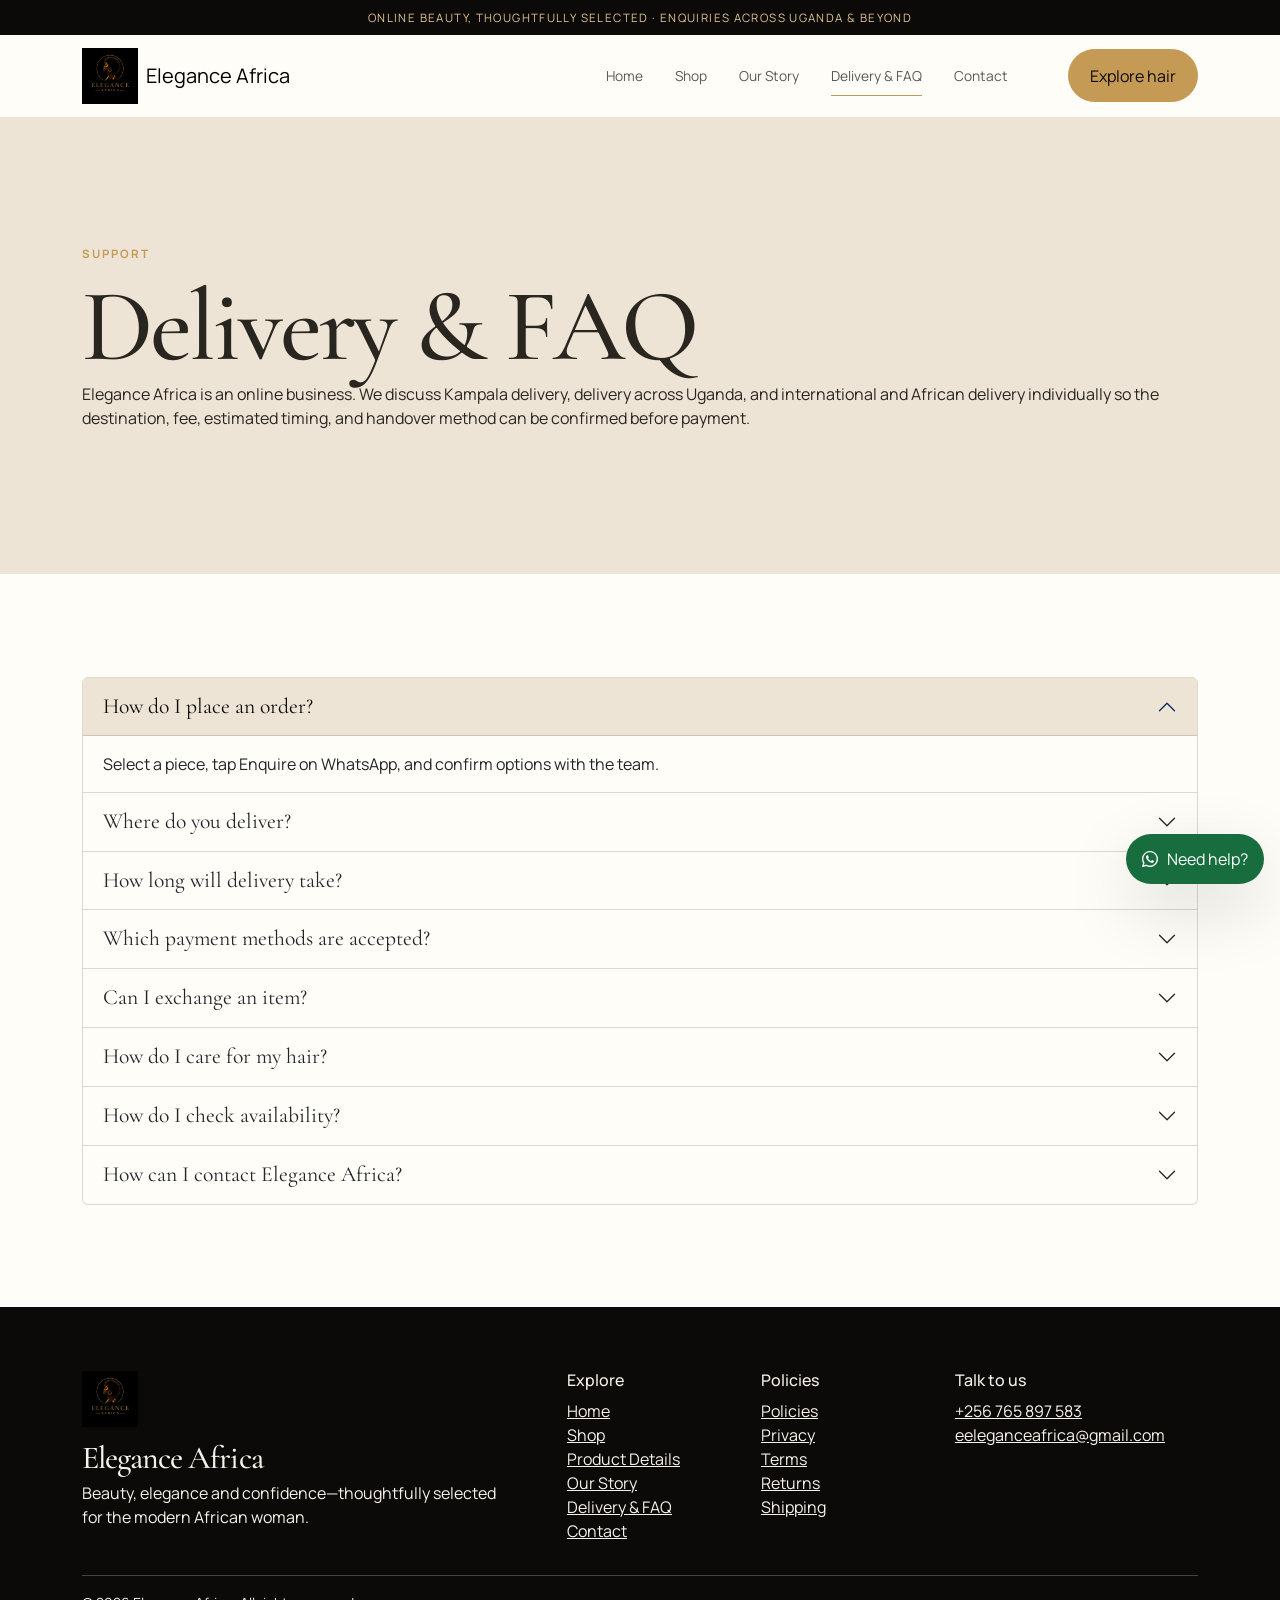
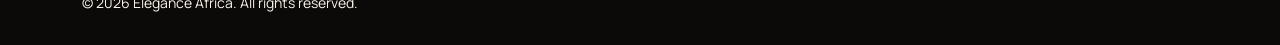
<file: delivery-faq.html>
<!doctype html><html lang="en"><head><meta charset="utf-8"><meta name="viewport" content="width=device-width, initial-scale=1"><meta name="theme-color" content="#0b0a09"><link rel="icon" href="assets/images/favicon.svg" type="image/svg+xml"><title>Delivery &amp; FAQ | Elegance Africa</title><meta name="description" content="Learn how to order, discuss delivery, care for your hair, and contact Elegance Africa."><meta property="og:title" content="Delivery &amp; FAQ | Elegance Africa"><meta property="og:description" content="Learn how to order, discuss delivery, care for your hair, and contact Elegance Africa."><meta property="og:image" content="assets/images/logo.jpeg"><meta name="twitter:card" content="summary_large_image"><link rel="preconnect" href="https://fonts.googleapis.com"><link rel="preconnect" href="https://fonts.gstatic.com" crossorigin><link href="https://fonts.googleapis.com/css2?family=Cormorant+Garamond:wght@400;500;600&amp;family=Manrope:wght@400;500;600;700&amp;display=swap" rel="stylesheet"><link href="https://cdn.jsdelivr.net/npm/bootstrap@5.3.8/dist/css/bootstrap.min.css" rel="stylesheet" integrity="sha384-sRIl4kxILFvY47J16cr9ZwB07vP4J8+LH7qKQnuqkuIAvNWLzeN8tE5YBujZqJLB" crossorigin="anonymous"><link rel="stylesheet" href="https://cdn.jsdelivr.net/npm/bootstrap-icons@1.13.1/font/bootstrap-icons.min.css"><link rel="stylesheet" href="assets/css/styles.css"></head><body data-page="support"><a class="skip-link" href="#main-content">Skip to content</a><div class="announcement-bar">Online beauty, thoughtfully selected · Enquiries across Uganda &amp; beyond</div><header id="site-header" class="site-header"><nav class="navbar navbar-expand-lg" aria-label="Primary navigation"><div class="container"><a class="navbar-brand d-flex align-items-center gap-2" href="index.html"><img class="brand-logo" src="assets/images/logo.jpeg" alt="Elegance Africa"><span>Elegance Africa</span></a><button class="navbar-toggler" type="button" data-bs-toggle="offcanvas" data-bs-target="#siteMenu" aria-controls="siteMenu" aria-label="Open navigation"><span class="navbar-toggler-icon"></span></button><div class="offcanvas offcanvas-end" tabindex="-1" id="siteMenu" aria-labelledby="siteMenuLabel"><div class="offcanvas-header"><h2 class="offcanvas-title" id="siteMenuLabel">Elegance Africa</h2><button type="button" class="btn-close" data-bs-dismiss="offcanvas" aria-label="Close navigation"></button></div><div class="offcanvas-body align-items-center"><ul class="navbar-nav ms-auto gap-lg-3"><li class="nav-item"><a class="nav-link" data-nav="home" href="index.html">Home</a></li><li class="nav-item"><a class="nav-link" data-nav="shop" href="shop.html">Shop</a></li><li class="nav-item"><a class="nav-link" data-nav="about" href="about.html">Our Story</a></li><li class="nav-item"><a class="nav-link" data-nav="support" href="delivery-faq.html">Delivery &amp; FAQ</a></li><li class="nav-item"><a class="nav-link" data-nav="contact" href="contact.html">Contact</a></li></ul><a class="btn btn-gold ms-lg-4" href="shop.html">Explore hair</a></div></div></div></nav></header><main id="main-content"><section class="page-hero"><div class="container"><p class="eyebrow">Support</p><h1 class="display-title">Delivery &amp; FAQ</h1><p>Elegance Africa is an online business. We discuss Kampala delivery, delivery across Uganda, and international and African delivery individually so the destination, fee, estimated timing, and handover method can be confirmed before payment.</p></div></section><section class="section-pad"><div class="container"><div class="accordion accordion-elegance" id="eleganceFaq"><div class="accordion-item"><h2 class="accordion-header"><button class="accordion-button" type="button" data-bs-toggle="collapse" data-bs-target="#faq1" aria-expanded="true" aria-controls="faq1">How do I place an order?</button></h2><div id="faq1" class="accordion-collapse collapse show" data-bs-parent="#eleganceFaq"><div class="accordion-body">Select a piece, tap Enquire on WhatsApp, and confirm options with the team.</div></div></div><div class="accordion-item"><h2 class="accordion-header"><button class="accordion-button collapsed" type="button" data-bs-toggle="collapse" data-bs-target="#faq2" aria-expanded="false" aria-controls="faq2">Where do you deliver?</button></h2><div id="faq2" class="accordion-collapse collapse" data-bs-parent="#eleganceFaq"><div class="accordion-body">Kampala, destinations across Uganda, and eligible international and African delivery destinations by confirmation.</div></div></div><div class="accordion-item"><h2 class="accordion-header"><button class="accordion-button collapsed" type="button" data-bs-toggle="collapse" data-bs-target="#faq3" aria-expanded="false" aria-controls="faq3">How long will delivery take?</button></h2><div id="faq3" class="accordion-collapse collapse" data-bs-parent="#eleganceFaq"><div class="accordion-body">Timing depends on availability and destination and is confirmed before payment.</div></div></div><div class="accordion-item"><h2 class="accordion-header"><button class="accordion-button collapsed" type="button" data-bs-toggle="collapse" data-bs-target="#faq4" aria-expanded="false" aria-controls="faq4">Which payment methods are accepted?</button></h2><div id="faq4" class="accordion-collapse collapse" data-bs-parent="#eleganceFaq"><div class="accordion-body">Current methods are shared and confirmed during the order conversation.</div></div></div><div class="accordion-item"><h2 class="accordion-header"><button class="accordion-button collapsed" type="button" data-bs-toggle="collapse" data-bs-target="#faq5" aria-expanded="false" aria-controls="faq5">Can I exchange an item?</button></h2><div id="faq5" class="accordion-collapse collapse" data-bs-parent="#eleganceFaq"><div class="accordion-body">Eligibility must be confirmed before ordering and final terms are provided by the business.</div></div></div><div class="accordion-item"><h2 class="accordion-header"><button class="accordion-button collapsed" type="button" data-bs-toggle="collapse" data-bs-target="#faq6" aria-expanded="false" aria-controls="faq6">How do I care for my hair?</button></h2><div id="faq6" class="accordion-collapse collapse" data-bs-parent="#eleganceFaq"><div class="accordion-body">Start with the care note on the product page and ask for piece-specific instructions.</div></div></div><div class="accordion-item"><h2 class="accordion-header"><button class="accordion-button collapsed" type="button" data-bs-toggle="collapse" data-bs-target="#faq7" aria-expanded="false" aria-controls="faq7">How do I check availability?</button></h2><div id="faq7" class="accordion-collapse collapse" data-bs-parent="#eleganceFaq"><div class="accordion-body">Contact WhatsApp with the product name.</div></div></div><div class="accordion-item"><h2 class="accordion-header"><button class="accordion-button collapsed" type="button" data-bs-toggle="collapse" data-bs-target="#faq8" aria-expanded="false" aria-controls="faq8">How can I contact Elegance Africa?</button></h2><div id="faq8" class="accordion-collapse collapse" data-bs-parent="#eleganceFaq"><div class="accordion-body">WhatsApp +256 765 897 583 or email eeleganceafrica@gmail.com.</div></div></div></div></div></section></main><footer class="site-footer"><div class="container"><div class="row g-5"><div class="col-lg-5"><img class="brand-logo mb-3" src="assets/images/logo.jpeg" alt=""><h2 class="display-title">Elegance Africa</h2><p>Beauty, elegance and confidence—thoughtfully selected for the modern African woman.</p></div><div class="col-6 col-lg-2"><h3 class="h6">Explore</h3><ul class="list-unstyled"><li><a href="index.html">Home</a></li><li><a href="shop.html">Shop</a></li><li><a href="product.html">Product Details</a></li><li><a href="about.html">Our Story</a></li><li><a href="delivery-faq.html">Delivery &amp; FAQ</a></li><li><a href="contact.html">Contact</a></li></ul></div><div class="col-6 col-lg-2"><h3 class="h6">Policies</h3><ul class="list-unstyled"><li><a href="policies.html">Policies</a></li><li><a href="policies.html#privacy">Privacy</a></li><li><a href="policies.html#terms">Terms</a></li><li><a href="policies.html#returns">Returns</a></li><li><a href="policies.html#shipping">Shipping</a></li></ul></div><div class="col-lg-3"><h3 class="h6">Talk to us</h3><p><a href="tel:+256765897583">+256 765 897 583</a><br><a href="mailto:eeleganceafrica@gmail.com">eeleganceafrica@gmail.com</a></p></div></div><hr><p class="small mb-0">© 2026 Elegance Africa. All rights reserved.</p></div></footer><a class="whatsapp-float" href="https://wa.me/256765897583" target="_blank" rel="noopener" aria-label="Chat with Elegance Africa on WhatsApp"><i class="bi bi-whatsapp" aria-hidden="true"></i><span>Need help?</span></a><script src="https://cdn.jsdelivr.net/npm/bootstrap@5.3.8/dist/js/bootstrap.bundle.min.js" integrity="sha384-FKyoEForCGlyvwx9Hj09JcYn3nv7wiPVlz7YYwJrWVcXK/BmnVDxM+D2scQbITxI" crossorigin="anonymous"></script><script src="assets/js/products.js"></script><script src="assets/js/main.js"></script></body></html>
</file>
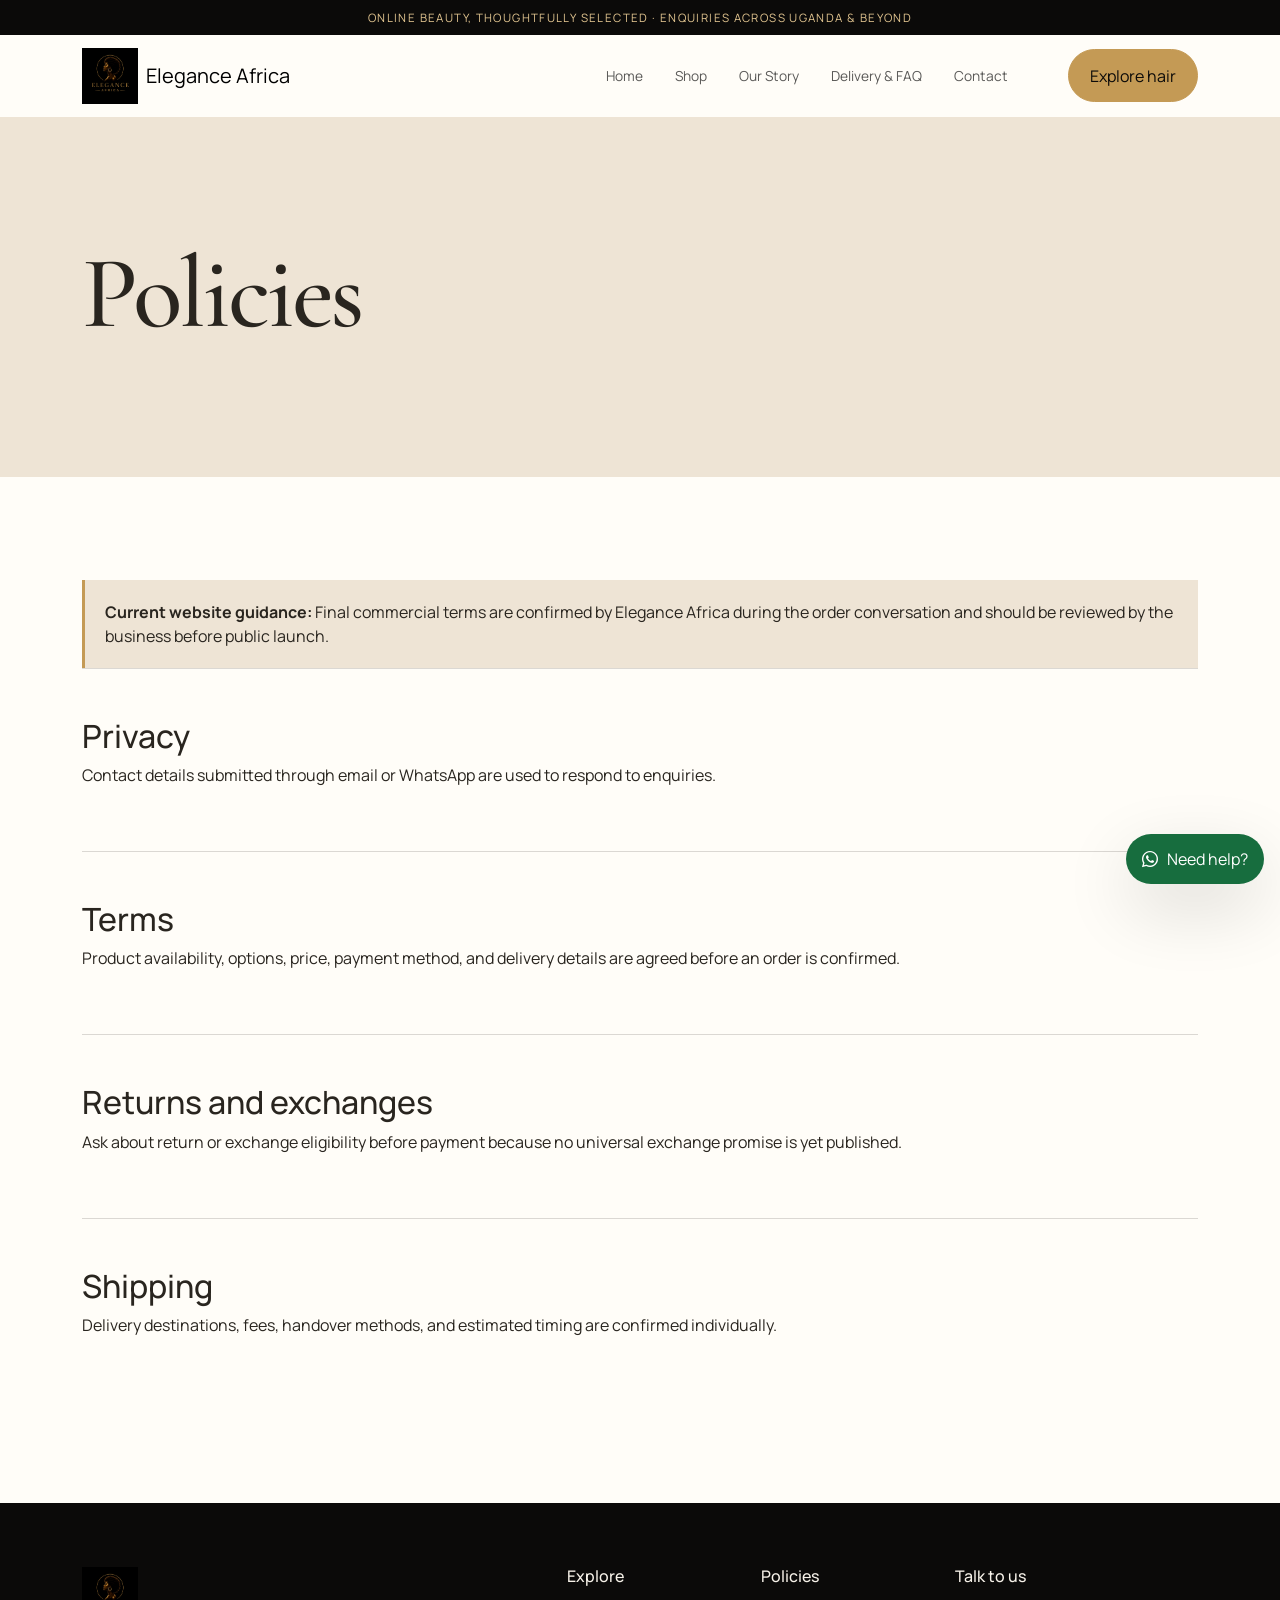
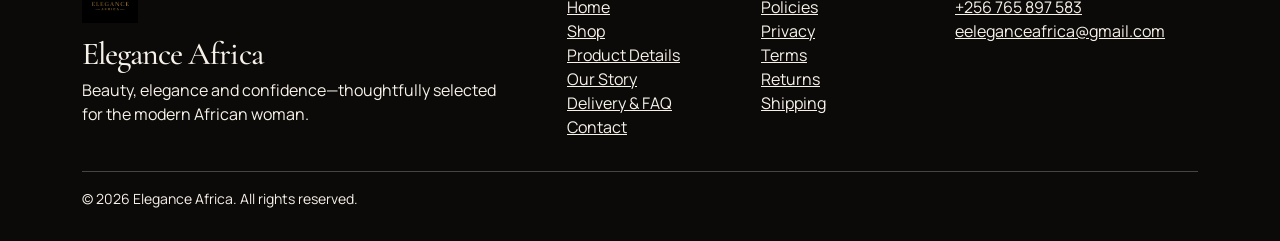
<file: policies.html>
<!doctype html><html lang="en"><head><meta charset="utf-8"><meta name="viewport" content="width=device-width, initial-scale=1"><meta name="theme-color" content="#0b0a09"><link rel="icon" href="assets/images/favicon.svg" type="image/svg+xml"><title>Policies | Elegance Africa</title><meta name="description" content="Read the current privacy, terms, returns, and shipping guidance for Elegance Africa."><meta property="og:title" content="Policies | Elegance Africa"><meta property="og:description" content="Read the current privacy, terms, returns, and shipping guidance for Elegance Africa."><meta property="og:image" content="assets/images/logo.jpeg"><meta name="twitter:card" content="summary_large_image"><link rel="preconnect" href="https://fonts.googleapis.com"><link rel="preconnect" href="https://fonts.gstatic.com" crossorigin><link href="https://fonts.googleapis.com/css2?family=Cormorant+Garamond:wght@400;500;600&amp;family=Manrope:wght@400;500;600;700&amp;display=swap" rel="stylesheet"><link href="https://cdn.jsdelivr.net/npm/bootstrap@5.3.8/dist/css/bootstrap.min.css" rel="stylesheet" integrity="sha384-sRIl4kxILFvY47J16cr9ZwB07vP4J8+LH7qKQnuqkuIAvNWLzeN8tE5YBujZqJLB" crossorigin="anonymous"><link rel="stylesheet" href="https://cdn.jsdelivr.net/npm/bootstrap-icons@1.13.1/font/bootstrap-icons.min.css"><link rel="stylesheet" href="assets/css/styles.css"></head><body data-page="policies"><a class="skip-link" href="#main-content">Skip to content</a><div class="announcement-bar">Online beauty, thoughtfully selected · Enquiries across Uganda &amp; beyond</div><header id="site-header" class="site-header"><nav class="navbar navbar-expand-lg" aria-label="Primary navigation"><div class="container"><a class="navbar-brand d-flex align-items-center gap-2" href="index.html"><img class="brand-logo" src="assets/images/logo.jpeg" alt="Elegance Africa"><span>Elegance Africa</span></a><button class="navbar-toggler" type="button" data-bs-toggle="offcanvas" data-bs-target="#siteMenu" aria-controls="siteMenu" aria-label="Open navigation"><span class="navbar-toggler-icon"></span></button><div class="offcanvas offcanvas-end" tabindex="-1" id="siteMenu" aria-labelledby="siteMenuLabel"><div class="offcanvas-header"><h2 id="siteMenuLabel">Elegance Africa</h2><button type="button" class="btn-close" data-bs-dismiss="offcanvas" aria-label="Close navigation"></button></div><div class="offcanvas-body"><ul class="navbar-nav ms-auto gap-lg-3"><li><a class="nav-link" data-nav="home" href="index.html">Home</a></li><li><a class="nav-link" data-nav="shop" href="shop.html">Shop</a></li><li><a class="nav-link" data-nav="about" href="about.html">Our Story</a></li><li><a class="nav-link" data-nav="support" href="delivery-faq.html">Delivery &amp; FAQ</a></li><li><a class="nav-link" data-nav="contact" href="contact.html">Contact</a></li></ul><a class="btn btn-gold ms-lg-4" href="shop.html">Explore hair</a></div></div></div></nav></header><main id="main-content"><section class="page-hero"><div class="container"><h1 class="display-title">Policies</h1></div></section><section class="section-pad"><div class="container"><div class="policy-notice" role="note"><strong>Current website guidance:</strong> Final commercial terms are confirmed by Elegance Africa during the order conversation and should be reviewed by the business before public launch.</div><section id="privacy" class="policy-section"><h2>Privacy</h2><p>Contact details submitted through email or WhatsApp are used to respond to enquiries.</p></section><section id="terms" class="policy-section"><h2>Terms</h2><p>Product availability, options, price, payment method, and delivery details are agreed before an order is confirmed.</p></section><section id="returns" class="policy-section"><h2>Returns and exchanges</h2><p>Ask about return or exchange eligibility before payment because no universal exchange promise is yet published.</p></section><section id="shipping" class="policy-section"><h2>Shipping</h2><p>Delivery destinations, fees, handover methods, and estimated timing are confirmed individually.</p></section></div></section></main><footer class="site-footer"><div class="container"><div class="row g-5"><div class="col-lg-5"><img class="brand-logo mb-3" src="assets/images/logo.jpeg" alt=""><h2 class="display-title">Elegance Africa</h2><p>Beauty, elegance and confidence—thoughtfully selected for the modern African woman.</p></div><div class="col-6 col-lg-2"><h3 class="h6">Explore</h3><ul class="list-unstyled"><li><a href="index.html">Home</a></li><li><a href="shop.html">Shop</a></li><li><a href="product.html">Product Details</a></li><li><a href="about.html">Our Story</a></li><li><a href="delivery-faq.html">Delivery &amp; FAQ</a></li><li><a href="contact.html">Contact</a></li></ul></div><div class="col-6 col-lg-2"><h3 class="h6">Policies</h3><ul class="list-unstyled"><li><a href="policies.html">Policies</a></li><li><a href="policies.html#privacy">Privacy</a></li><li><a href="policies.html#terms">Terms</a></li><li><a href="policies.html#returns">Returns</a></li><li><a href="policies.html#shipping">Shipping</a></li></ul></div><div class="col-lg-3"><h3 class="h6">Talk to us</h3><p><a href="tel:+256765897583">+256 765 897 583</a><br><a href="mailto:eeleganceafrica@gmail.com">eeleganceafrica@gmail.com</a></p></div></div><hr><p class="small mb-0">© 2026 Elegance Africa. All rights reserved.</p></div></footer><a class="whatsapp-float" href="https://wa.me/256765897583" target="_blank" rel="noopener" aria-label="Chat with Elegance Africa on WhatsApp"><i class="bi bi-whatsapp" aria-hidden="true"></i><span>Need help?</span></a><script src="https://cdn.jsdelivr.net/npm/bootstrap@5.3.8/dist/js/bootstrap.bundle.min.js" integrity="sha384-FKyoEForCGlyvwx9Hj09JcYn3nv7wiPVlz7YYwJrWVcXK/BmnVDxM+D2scQbITxI" crossorigin="anonymous"></script><script src="assets/js/products.js"></script><script src="assets/js/main.js"></script></body></html>
</file>
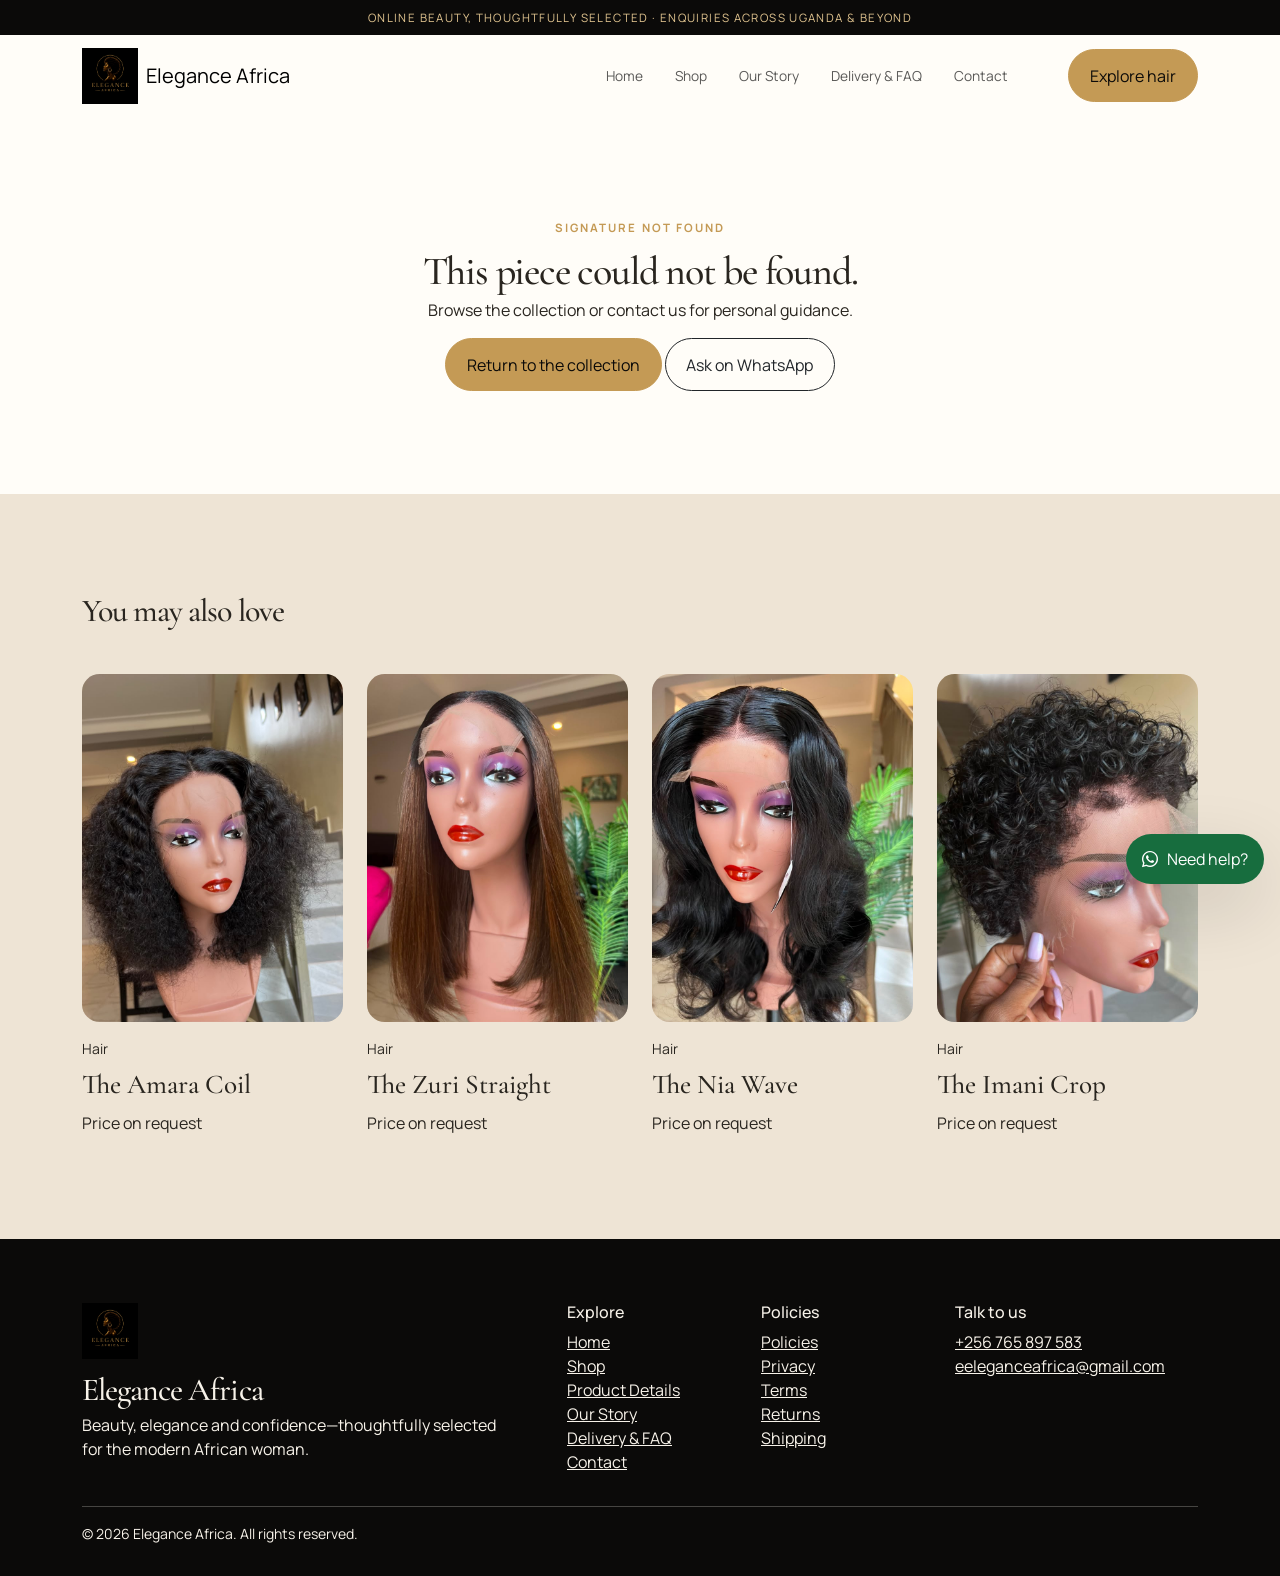
<file: product.html>
<!doctype html>
<html lang="en">
<head>
  <meta charset="utf-8"><meta name="viewport" content="width=device-width, initial-scale=1"><meta name="theme-color" content="#0b0a09">
  <title>Product Details | Elegance Africa</title><meta name="description" content="View the selected Elegance Africa hair piece and ask about price and availability."><link rel="icon" href="assets/images/favicon.svg" type="image/svg+xml"><link rel="canonical" data-product-canonical href="product.html"><meta property="og:title" data-product-og-title content="Product Details | Elegance Africa"><meta property="og:description" data-product-og-description content="View the selected Elegance Africa hair piece and ask about price and availability."><meta property="og:image" data-product-og-image content="assets/images/nia-wave-3.jpeg"><meta property="og:url" data-product-og-url content="product.html"><meta property="og:type" data-product-og-type content="product"><meta name="twitter:card" content="summary_large_image"><script type="application/ld+json" data-product-schema></script>
  <link rel="preconnect" href="https://fonts.googleapis.com"><link rel="preconnect" href="https://fonts.gstatic.com" crossorigin>
  <link href="https://fonts.googleapis.com/css2?family=Cormorant+Garamond:wght@400;500;600&amp;family=Manrope:wght@400;500;600;700&amp;display=swap" rel="stylesheet">
  <link href="https://cdn.jsdelivr.net/npm/bootstrap@5.3.8/dist/css/bootstrap.min.css" rel="stylesheet" integrity="sha384-sRIl4kxILFvY47J16cr9ZwB07vP4J8+LH7qKQnuqkuIAvNWLzeN8tE5YBujZqJLB" crossorigin="anonymous"><link rel="stylesheet" href="https://cdn.jsdelivr.net/npm/bootstrap-icons@1.13.1/font/bootstrap-icons.min.css"><link rel="stylesheet" href="assets/css/styles.css">
</head>
<body data-page="product">
  <template data-product-selector-template><p data-product-style class="product-style">Choose an option to see styling guidance for this signature.</p><div class="product-selectors"><label>Length<select class="form-select" data-product-length aria-label="Select length"></select></label><label>Density<select class="form-select" data-product-density aria-label="Select density"></select></label></div></template>
  <a class="skip-link" href="#main-content">Skip to content</a><div class="announcement-bar">Online beauty, thoughtfully selected · Enquiries across Uganda &amp; beyond</div>
  <header id="site-header" class="site-header"><nav class="navbar navbar-expand-lg" aria-label="Primary navigation"><div class="container"><a class="navbar-brand d-flex align-items-center gap-2" href="index.html"><img class="brand-logo" src="assets/images/logo.jpeg" alt="Elegance Africa"><span>Elegance Africa</span></a><button class="navbar-toggler" type="button" data-bs-toggle="offcanvas" data-bs-target="#siteMenu" aria-controls="siteMenu" aria-label="Open navigation"><span class="navbar-toggler-icon"></span></button><div class="offcanvas offcanvas-end" tabindex="-1" id="siteMenu" aria-labelledby="siteMenuLabel"><div class="offcanvas-header"><h2 class="offcanvas-title" id="siteMenuLabel">Elegance Africa</h2><button type="button" class="btn-close" data-bs-dismiss="offcanvas" aria-label="Close navigation"></button></div><div class="offcanvas-body align-items-center"><ul class="navbar-nav ms-auto gap-lg-3"><li class="nav-item"><a class="nav-link" data-nav="home" href="index.html">Home</a></li><li class="nav-item"><a class="nav-link" data-nav="shop" href="shop.html">Shop</a></li><li class="nav-item"><a class="nav-link" data-nav="about" href="about.html">Our Story</a></li><li class="nav-item"><a class="nav-link" data-nav="support" href="delivery-faq.html">Delivery &amp; FAQ</a></li><li class="nav-item"><a class="nav-link" data-nav="contact" href="contact.html">Contact</a></li></ul><a class="btn btn-gold ms-lg-4" href="shop.html">Explore hair</a></div></div></div></nav></header>
  <main id="main-content"><section class="section-pad product-detail" data-product-view><div class="container"><div class="row g-5"><div class="col-lg-7"><img class="product-main-image" data-gallery-main src="assets/images/logo.jpeg" alt="Selected Elegance Africa product"><div class="gallery-thumbs" data-gallery-thumbs></div></div><div class="col-lg-5"><p class="eyebrow">Hair · Signature edit</p><h1 class="display-title" data-product-name>Selected piece</h1><p class="product-price" data-product-price>Price on request</p><p data-product-description>Browse the Elegance Africa hair collection to select a signature piece and ask for current options.</p><p data-product-availability>Availability is confirmed personally before an order is arranged.</p><p class="small">Available options are confirmed personally. Send us a WhatsApp message for the current price, choices, length enquiry, and delivery discussion.</p><a class="btn btn-gold" data-product-whatsapp href="https://wa.me/256765897583" target="_blank" rel="noopener">Enquire on WhatsApp</a><hr><h2>Care notes</h2><p data-product-care>Care notes are shared for the selected piece during your enquiry.</p></div></div></div></section><section class="section-pad" data-product-not-found hidden><div class="container text-center"><p class="eyebrow">Signature not found</p><h1 class="display-title">This piece could not be found.</h1><p>Browse the collection or contact us for personal guidance.</p><a class="btn btn-gold" href="shop.html">Return to the collection</a> <a class="btn btn-outline-ink" href="https://wa.me/256765897583" target="_blank" rel="noopener">Ask on WhatsApp</a></div></section><section class="section-pad bg-cream"><div class="container"><h2 class="display-title">You may also love</h2><div class="row g-4 mt-4" data-related-grid></div></div></section></main>
  <section class="section-pad bg-cream" data-recently-viewed hidden><div class="container"><p class="eyebrow">Your edit</p><h2 class="display-title">Recently viewed</h2><div class="row g-4 mt-4" data-recently-viewed-grid></div></div></section><footer class="site-footer"><div class="container"><div class="row g-5"><div class="col-lg-5"><img class="brand-logo mb-3" src="assets/images/logo.jpeg" alt=""><h2 class="display-title">Elegance Africa</h2><p>Beauty, elegance and confidence—thoughtfully selected for the modern African woman.</p></div><div class="col-6 col-lg-2"><h3 class="h6">Explore</h3><ul class="list-unstyled"><li><a href="index.html">Home</a></li><li><a href="shop.html">Shop</a></li><li><a href="product.html">Product Details</a></li><li><a href="about.html">Our Story</a></li><li><a href="delivery-faq.html">Delivery &amp; FAQ</a></li><li><a href="contact.html">Contact</a></li></ul></div><div class="col-6 col-lg-2"><h3 class="h6">Policies</h3><ul class="list-unstyled"><li><a href="policies.html">Policies</a></li><li><a href="policies.html#privacy">Privacy</a></li><li><a href="policies.html#terms">Terms</a></li><li><a href="policies.html#returns">Returns</a></li><li><a href="policies.html#shipping">Shipping</a></li></ul></div><div class="col-lg-3"><h3 class="h6">Talk to us</h3><p><a href="tel:+256765897583">+256 765 897 583</a><br><a href="mailto:eeleganceafrica@gmail.com">eeleganceafrica@gmail.com</a></p></div></div><hr><p class="small mb-0">© 2026 Elegance Africa. All rights reserved.</p></div></footer>
  <a class="whatsapp-float" href="https://wa.me/256765897583" target="_blank" rel="noopener" aria-label="Chat with Elegance Africa on WhatsApp"><i class="bi bi-whatsapp" aria-hidden="true"></i><span>Need help?</span></a><script src="https://cdn.jsdelivr.net/npm/bootstrap@5.3.8/dist/js/bootstrap.bundle.min.js" integrity="sha384-FKyoEForCGlyvwx9Hj09JcYn3nv7wiPVlz7YYwJrWVcXK/BmnVDxM+D2scQbITxI" crossorigin="anonymous"></script><script src="assets/js/products.js"></script><script src="assets/js/main.js"></script>
</body>
</html>
</file>
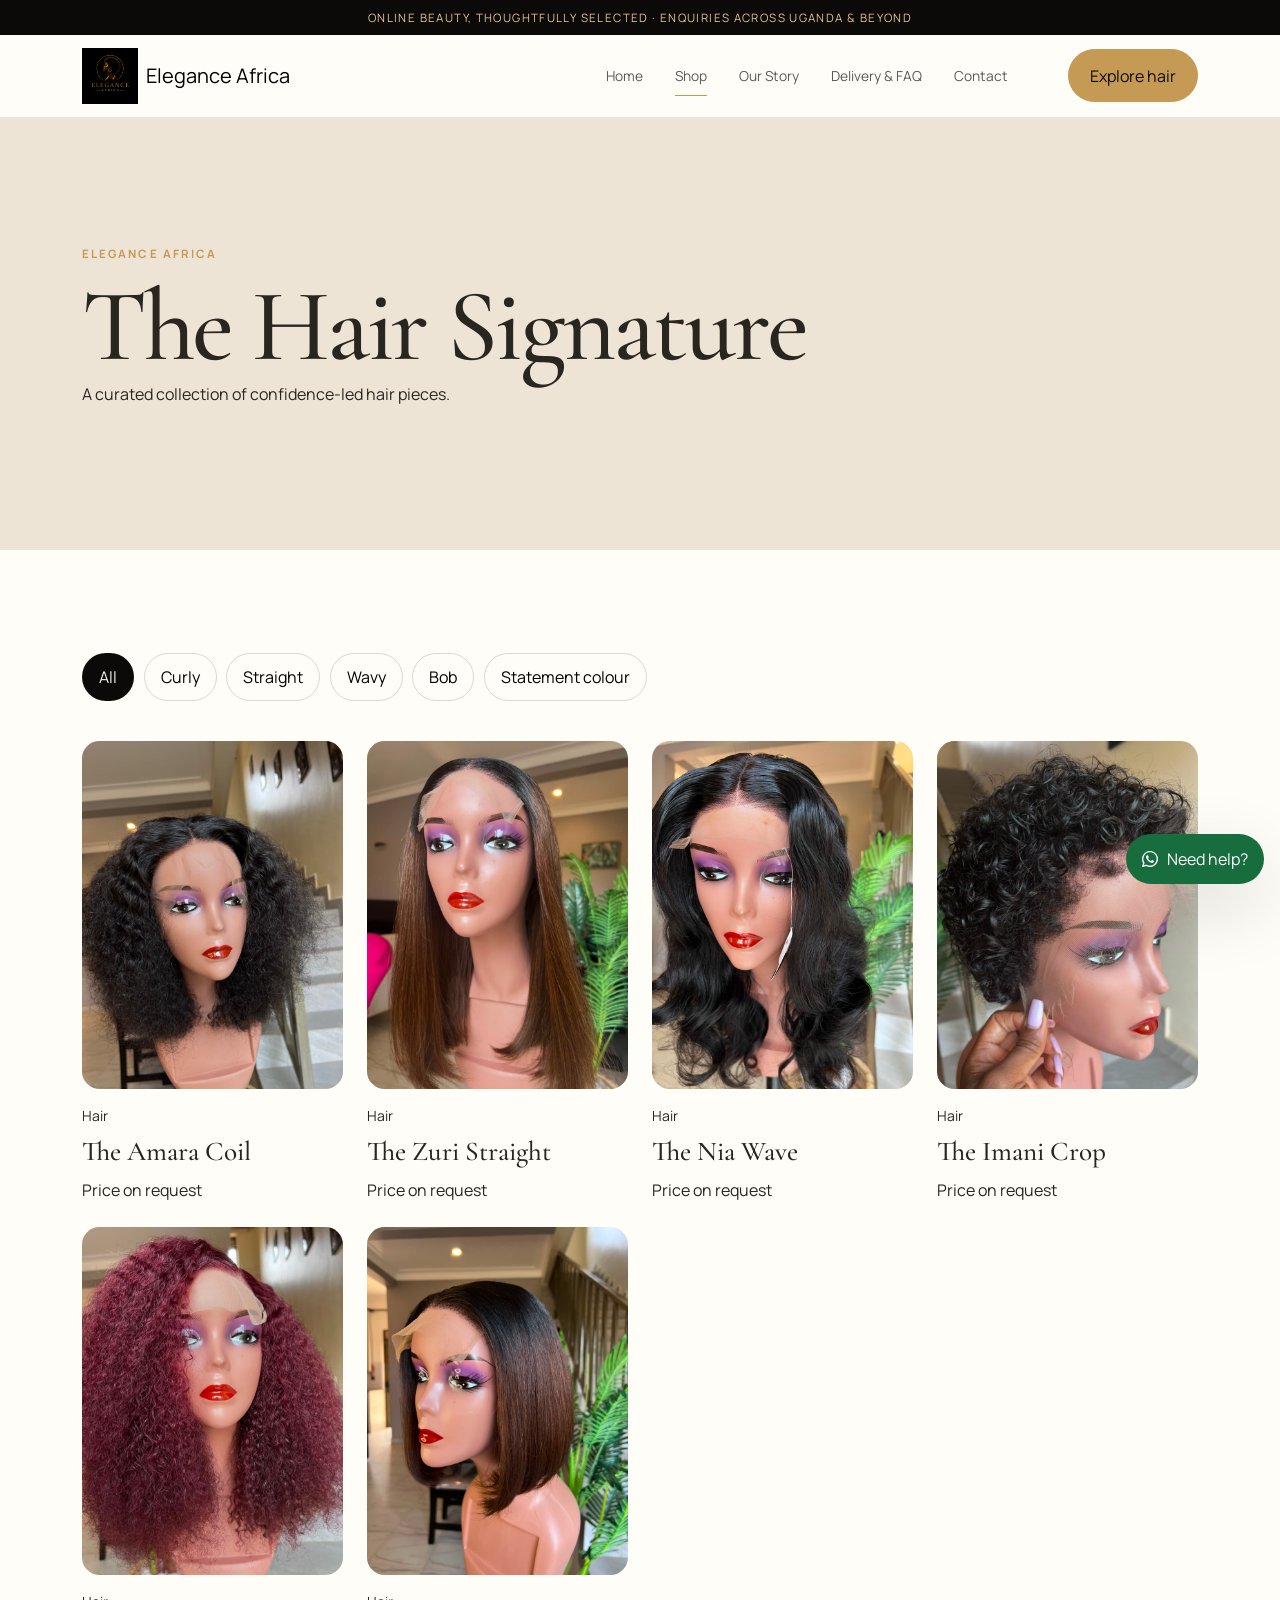
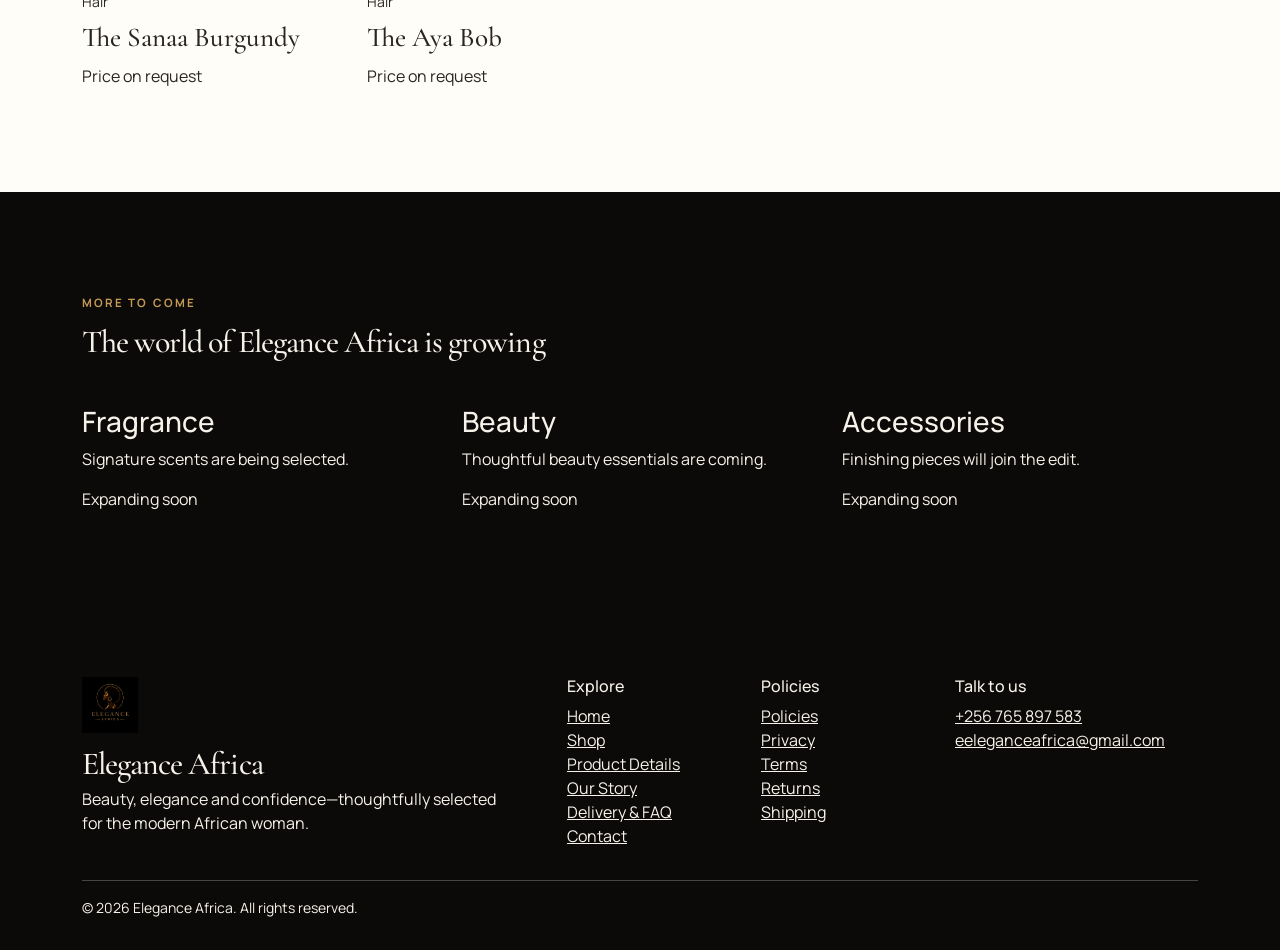
<file: shop.html>
<!doctype html>
<html lang="en">
<head>
  <meta charset="utf-8"><meta name="viewport" content="width=device-width, initial-scale=1"><meta name="theme-color" content="#0b0a09"><link rel="icon" href="assets/images/favicon.svg" type="image/svg+xml">
  <title>Shop Hair | Elegance Africa</title><meta name="description" content="Explore Elegance Africa's curated hair collection and enquire directly on WhatsApp."><meta property="og:title" content="Shop Hair | Elegance Africa"><meta property="og:description" content="Explore Elegance Africa's curated hair collection and enquire directly on WhatsApp."><meta property="og:image" content="assets/images/logo.jpeg"><meta name="twitter:card" content="summary_large_image">
  <link rel="preconnect" href="https://fonts.googleapis.com"><link rel="preconnect" href="https://fonts.gstatic.com" crossorigin>
  <link href="https://fonts.googleapis.com/css2?family=Cormorant+Garamond:wght@400;500;600&amp;family=Manrope:wght@400;500;600;700&amp;display=swap" rel="stylesheet">
  <link href="https://cdn.jsdelivr.net/npm/bootstrap@5.3.8/dist/css/bootstrap.min.css" rel="stylesheet" integrity="sha384-sRIl4kxILFvY47J16cr9ZwB07vP4J8+LH7qKQnuqkuIAvNWLzeN8tE5YBujZqJLB" crossorigin="anonymous"><link rel="stylesheet" href="https://cdn.jsdelivr.net/npm/bootstrap-icons@1.13.1/font/bootstrap-icons.min.css"><link rel="stylesheet" href="assets/css/styles.css">
</head>
<body data-page="shop">
  <a class="skip-link" href="#main-content">Skip to content</a><div class="announcement-bar">Online beauty, thoughtfully selected · Enquiries across Uganda &amp; beyond</div>
  <header id="site-header" class="site-header"><nav class="navbar navbar-expand-lg" aria-label="Primary navigation"><div class="container"><a class="navbar-brand d-flex align-items-center gap-2" href="index.html"><img class="brand-logo" src="assets/images/logo.jpeg" alt="Elegance Africa"><span>Elegance Africa</span></a><button class="navbar-toggler" type="button" data-bs-toggle="offcanvas" data-bs-target="#siteMenu" aria-controls="siteMenu" aria-label="Open navigation"><span class="navbar-toggler-icon"></span></button><div class="offcanvas offcanvas-end" tabindex="-1" id="siteMenu" aria-labelledby="siteMenuLabel"><div class="offcanvas-header"><h2 class="offcanvas-title" id="siteMenuLabel">Elegance Africa</h2><button type="button" class="btn-close" data-bs-dismiss="offcanvas" aria-label="Close navigation"></button></div><div class="offcanvas-body align-items-center"><ul class="navbar-nav ms-auto gap-lg-3"><li class="nav-item"><a class="nav-link" data-nav="home" href="index.html">Home</a></li><li class="nav-item"><a class="nav-link" data-nav="shop" href="shop.html">Shop</a></li><li class="nav-item"><a class="nav-link" data-nav="about" href="about.html">Our Story</a></li><li class="nav-item"><a class="nav-link" data-nav="support" href="delivery-faq.html">Delivery &amp; FAQ</a></li><li class="nav-item"><a class="nav-link" data-nav="contact" href="contact.html">Contact</a></li></ul><a class="btn btn-gold ms-lg-4" href="shop.html">Explore hair</a></div></div></div></nav></header>
  <main id="main-content"><section class="page-hero"><div class="container"><p class="eyebrow">Elegance Africa</p><h1 class="display-title">The Hair Signature</h1><p>A curated collection of confidence-led hair pieces.</p></div></section><section class="section-pad"><div class="container"><div class="catalog-filters" role="group" aria-label="Filter the hair collection"><button class="filter-btn is-active" type="button" data-filter="all" aria-pressed="true">All</button><button class="filter-btn" type="button" data-filter="curly" aria-pressed="false">Curly</button><button class="filter-btn" type="button" data-filter="straight" aria-pressed="false">Straight</button><button class="filter-btn" type="button" data-filter="wavy" aria-pressed="false">Wavy</button><button class="filter-btn" type="button" data-filter="bob" aria-pressed="false">Bob</button><button class="filter-btn" type="button" data-filter="statement" aria-pressed="false">Statement colour</button></div><div class="row g-4" data-product-grid aria-live="polite"></div><noscript><div class="row g-4 mt-4" aria-label="Complete hair collection"><article class="col-12 col-md-6 col-xl-4"><a class="product-card" href="products/amara-coil.html"><span class="product-card__media"><img src="assets/images/amara-coil-1.jpeg" alt="The Amara Coil textured rounded hair piece"></span><span class="product-card__meta"><strong>The Amara Coil</strong><span>Price on request</span></span></a></article><article class="col-12 col-md-6 col-xl-4"><a class="product-card" href="products/zuri-straight.html"><span class="product-card__media"><img src="assets/images/zuri-straight-1.jpeg" alt="The Zuri Straight smooth hair piece"></span><span class="product-card__meta"><strong>The Zuri Straight</strong><span>Price on request</span></span></a></article><article class="col-12 col-md-6 col-xl-4"><a class="product-card" href="products/nia-wave.html"><span class="product-card__media"><img src="assets/images/nia-wave-1.jpeg" alt="The Nia Wave flowing dark hair piece"></span><span class="product-card__meta"><strong>The Nia Wave</strong><span>Price on request</span></span></a></article><article class="col-12 col-md-6 col-xl-4"><a class="product-card" href="products/imani-crop.html"><span class="product-card__media"><img src="assets/images/imani-crop-1.jpeg" alt="The Imani Crop short curled hair piece"></span><span class="product-card__meta"><strong>The Imani Crop</strong><span>Price on request</span></span></a></article><article class="col-12 col-md-6 col-xl-4"><a class="product-card" href="products/sanaa-burgundy.html"><span class="product-card__media"><img src="assets/images/sanaa-burgundy-1.jpeg" alt="The Sanaa Burgundy statement curl hair piece"></span><span class="product-card__meta"><strong>The Sanaa Burgundy</strong><span>Price on request</span></span></a></article><article class="col-12 col-md-6 col-xl-4"><a class="product-card" href="products/aya-bob.html"><span class="product-card__media"><img src="assets/images/aya-bob-1.jpeg" alt="The Aya Bob sleek brunette hair piece"></span><span class="product-card__meta"><strong>The Aya Bob</strong><span>Price on request</span></span></a></article></div></noscript><div class="empty-state d-none" data-empty-state><h2>No pieces in this edit yet.</h2><button class="btn btn-outline-ink" type="button" data-reset-filter>View all hair</button></div></div></section><section class="section-pad dark-section"><div class="container"><p class="eyebrow">More to come</p><h2 class="display-title">The world of Elegance Africa is growing</h2><div class="row g-4 mt-4"><article class="col-md-4"><h3>Fragrance</h3><p>Signature scents are being selected.</p><span>Expanding soon</span></article><article class="col-md-4"><h3>Beauty</h3><p>Thoughtful beauty essentials are coming.</p><span>Expanding soon</span></article><article class="col-md-4"><h3>Accessories</h3><p>Finishing pieces will join the edit.</p><span>Expanding soon</span></article></div></div></section></main>
  <footer class="site-footer"><div class="container"><div class="row g-5"><div class="col-lg-5"><img class="brand-logo mb-3" src="assets/images/logo.jpeg" alt=""><h2 class="display-title">Elegance Africa</h2><p>Beauty, elegance and confidence—thoughtfully selected for the modern African woman.</p></div><div class="col-6 col-lg-2"><h3 class="h6">Explore</h3><ul class="list-unstyled"><li><a href="index.html">Home</a></li><li><a href="shop.html">Shop</a></li><li><a href="product.html">Product Details</a></li><li><a href="about.html">Our Story</a></li><li><a href="delivery-faq.html">Delivery &amp; FAQ</a></li><li><a href="contact.html">Contact</a></li></ul></div><div class="col-6 col-lg-2"><h3 class="h6">Policies</h3><ul class="list-unstyled"><li><a href="policies.html">Policies</a></li><li><a href="policies.html#privacy">Privacy</a></li><li><a href="policies.html#terms">Terms</a></li><li><a href="policies.html#returns">Returns</a></li><li><a href="policies.html#shipping">Shipping</a></li></ul></div><div class="col-lg-3"><h3 class="h6">Talk to us</h3><p><a href="tel:+256765897583">+256 765 897 583</a><br><a href="mailto:eeleganceafrica@gmail.com">eeleganceafrica@gmail.com</a></p></div></div><hr><p class="small mb-0">© 2026 Elegance Africa. All rights reserved.</p></div></footer>
  <a class="whatsapp-float" href="https://wa.me/256765897583" target="_blank" rel="noopener" aria-label="Chat with Elegance Africa on WhatsApp"><i class="bi bi-whatsapp" aria-hidden="true"></i><span>Need help?</span></a><script src="https://cdn.jsdelivr.net/npm/bootstrap@5.3.8/dist/js/bootstrap.bundle.min.js" integrity="sha384-FKyoEForCGlyvwx9Hj09JcYn3nv7wiPVlz7YYwJrWVcXK/BmnVDxM+D2scQbITxI" crossorigin="anonymous"></script><script src="assets/js/products.js"></script><script src="assets/js/main.js"></script>
</body>
</html>
</file>
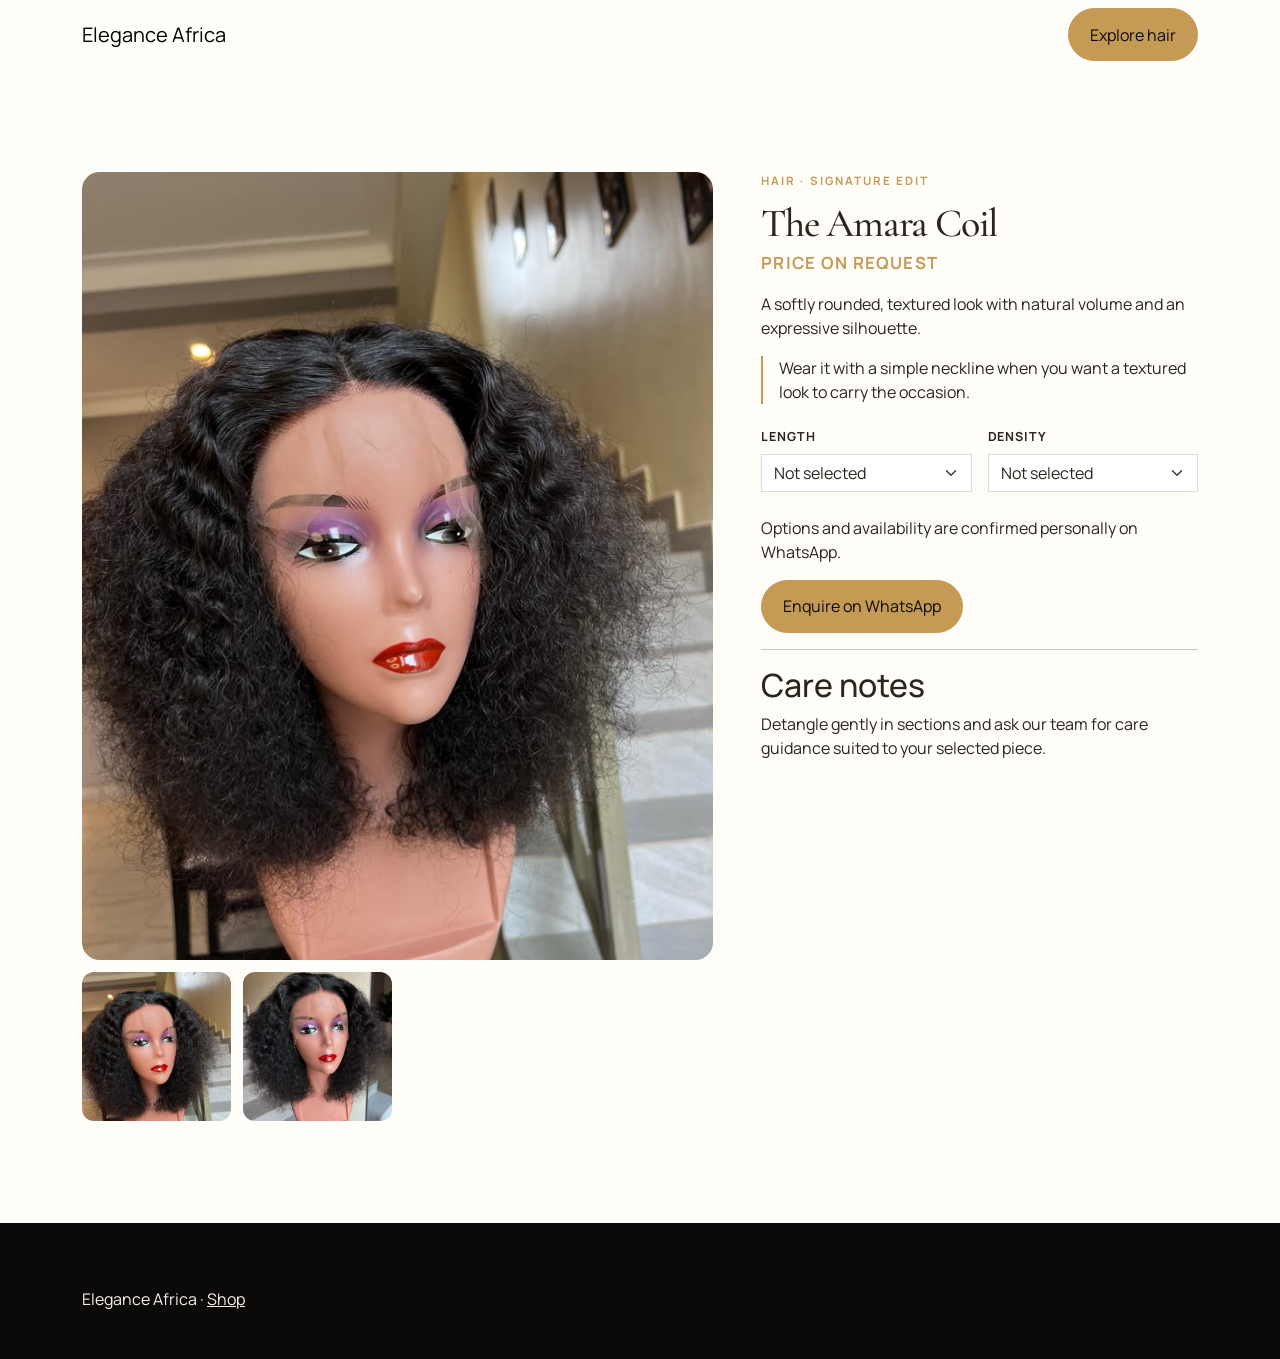
<file: products/amara-coil.html>
<!doctype html>
<html lang="en">
<head>
  <meta charset="utf-8"><meta name="viewport" content="width=device-width, initial-scale=1"><meta name="theme-color" content="#0b0a09">
  <title>The Amara Coil | Elegance Africa</title><meta name="description" content="The Amara Coil is a softly rounded, textured Elegance Africa hair piece with natural volume and an expressive silhouette."><link rel="canonical" href="../products/amara-coil.html"><link rel="icon" href="../assets/images/favicon.svg" type="image/svg+xml"><meta property="og:title" content="The Amara Coil | Elegance Africa"><meta property="og:description" content="A softly rounded, textured look with natural volume and an expressive silhouette."><meta property="og:image" content="../assets/images/amara-coil-1.jpeg"><meta property="og:url" content="../products/amara-coil.html"><meta property="og:type" content="product"><meta name="twitter:card" content="summary_large_image"><meta name="twitter:title" content="The Amara Coil | Elegance Africa"><meta name="twitter:description" content="A softly rounded, textured look with natural volume and an expressive silhouette."><meta name="twitter:image" content="../assets/images/amara-coil-1.jpeg">
  <link rel="preconnect" href="https://fonts.googleapis.com"><link rel="preconnect" href="https://fonts.gstatic.com" crossorigin><link href="https://fonts.googleapis.com/css2?family=Cormorant+Garamond:wght@400;500;600&amp;family=Manrope:wght@400;500;600;700&amp;display=swap" rel="stylesheet"><link href="https://cdn.jsdelivr.net/npm/bootstrap@5.3.8/dist/css/bootstrap.min.css" rel="stylesheet" integrity="sha384-sRIl4kxILFvY47J16cr9ZwB07vP4J8+LH7qKQnuqkuIAvNWLzeN8tE5YBujZqJLB" crossorigin="anonymous"><link rel="stylesheet" href="../assets/css/styles.css">
  <script type="application/ld+json">{"@context":"https://schema.org","@graph":[{"@type":"Product","name":"The Amara Coil","image":["../assets/images/amara-coil-1.jpeg","../assets/images/amara-coil-2.jpeg","../assets/images/amara-coil-3.jpeg"],"description":"A softly rounded, textured look with natural volume and an expressive silhouette.","brand":{"@id":"#organization"}},{"@id":"#organization","@type":"Organization","name":"Elegance Africa"}]}</script>
</head>
<body data-page="shop" data-product-id="amara-coil">
  <a class="skip-link" href="#main-content">Skip to content</a><header id="site-header" class="site-header"><nav class="navbar"><div class="container"><a class="navbar-brand" href="../index.html">Elegance Africa</a><a class="btn btn-gold" href="../shop.html">Explore hair</a></div></nav></header>
  <main id="main-content"><section class="section-pad product-detail"><div class="container"><div class="row g-5"><div class="col-lg-7"><img class="product-main-image" src="../assets/images/amara-coil-1.jpeg" alt="The Amara Coil, a softly rounded textured hair piece"><div class="gallery-thumbs"><img src="../assets/images/amara-coil-2.jpeg" alt="The Amara Coil side view"><img src="../assets/images/amara-coil-3.jpeg" alt="The Amara Coil styled view"></div></div><div class="col-lg-5"><p class="eyebrow">Hair · Signature edit</p><h1 class="display-title">The Amara Coil</h1><p class="product-price">Price on request</p><p>A softly rounded, textured look with natural volume and an expressive silhouette.</p><p class="product-style">Wear it with a simple neckline when you want a textured look to carry the occasion.</p><div class="product-selectors"><label>Length<select class="form-select" data-product-length aria-label="Select length"><option value="">Not selected</option><option value="12&quot;">12&quot;</option><option value="14&quot;">14&quot;</option><option value="16&quot;">16&quot;</option><option value="18&quot;">18&quot;</option></select></label><label>Density<select class="form-select" data-product-density aria-label="Select density"><option value="">Not selected</option><option value="130%">130%</option><option value="150%">150%</option><option value="180%">180%</option></select></label></div><p>Options and availability are confirmed personally on WhatsApp.</p><a class="btn btn-gold" data-static-product-whatsapp href="https://wa.me/256765897583?text=Hello%20Elegance%20Africa%2C%20I'm%20interested%20in%20The%20Amara%20Coil.%20Please%20share%20the%20available%20options%20and%20price." target="_blank" rel="noopener">Enquire on WhatsApp</a><hr><h2>Care notes</h2><p>Detangle gently in sections and ask our team for care guidance suited to your selected piece.</p></div></div></div></section></main>
  <footer class="site-footer"><div class="container"><p>Elegance Africa · <a href="../shop.html">Shop</a></p></div></footer><script src="../assets/js/products.js"></script><script src="../assets/js/main.js"></script>
</body>
</html>
</file>
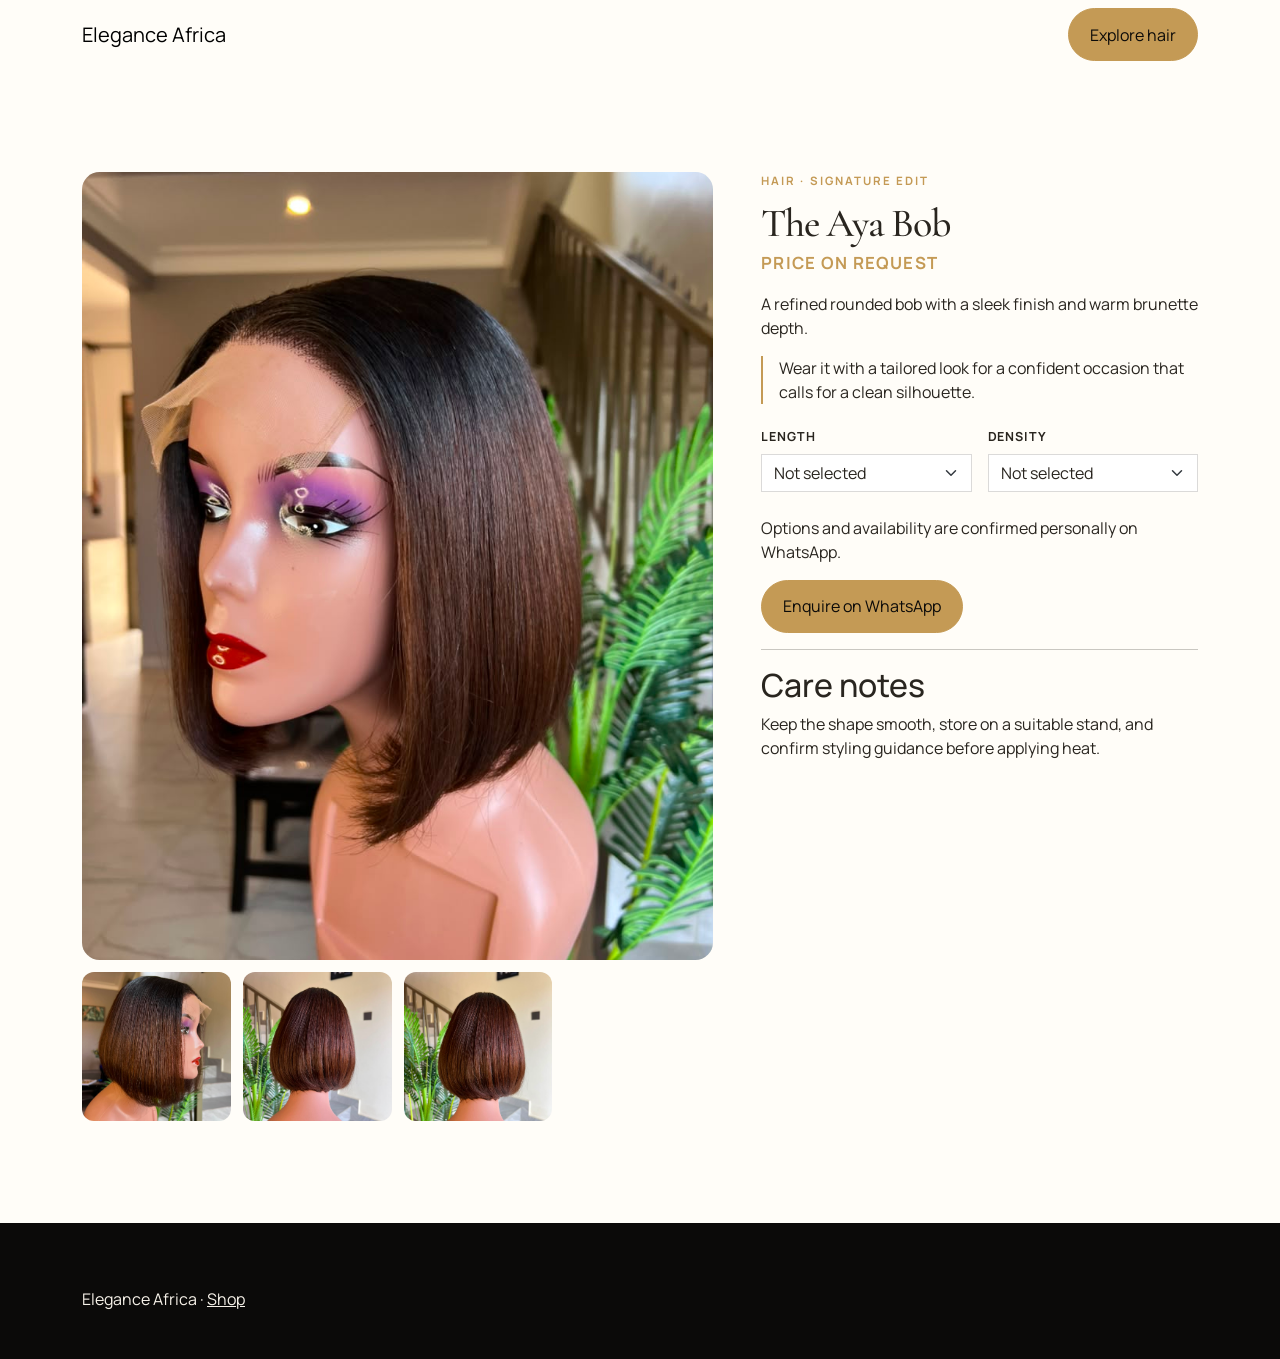
<file: products/aya-bob.html>
<!doctype html>
<html lang="en">
<head>
  <meta charset="utf-8"><meta name="viewport" content="width=device-width, initial-scale=1"><meta name="theme-color" content="#0b0a09">
  <title>The Aya Bob | Elegance Africa</title><meta name="description" content="The Aya Bob is a refined rounded Elegance Africa bob with a sleek finish and warm brunette depth."><link rel="canonical" href="../products/aya-bob.html"><link rel="icon" href="../assets/images/favicon.svg" type="image/svg+xml"><meta property="og:title" content="The Aya Bob | Elegance Africa"><meta property="og:description" content="A refined rounded bob with a sleek finish and warm brunette depth."><meta property="og:image" content="../assets/images/aya-bob-1.jpeg"><meta property="og:url" content="../products/aya-bob.html"><meta property="og:type" content="product"><meta name="twitter:card" content="summary_large_image"><meta name="twitter:title" content="The Aya Bob | Elegance Africa"><meta name="twitter:description" content="A refined rounded bob with a sleek finish and warm brunette depth."><meta name="twitter:image" content="../assets/images/aya-bob-1.jpeg">
  <link rel="preconnect" href="https://fonts.googleapis.com"><link rel="preconnect" href="https://fonts.gstatic.com" crossorigin><link href="https://fonts.googleapis.com/css2?family=Cormorant+Garamond:wght@400;500;600&amp;family=Manrope:wght@400;500;600;700&amp;display=swap" rel="stylesheet"><link href="https://cdn.jsdelivr.net/npm/bootstrap@5.3.8/dist/css/bootstrap.min.css" rel="stylesheet" integrity="sha384-sRIl4kxILFvY47J16cr9ZwB07vP4J8+LH7qKQnuqkuIAvNWLzeN8tE5YBujZqJLB" crossorigin="anonymous"><link rel="stylesheet" href="../assets/css/styles.css">
  <script type="application/ld+json">{"@context":"https://schema.org","@graph":[{"@type":"Product","name":"The Aya Bob","image":["../assets/images/aya-bob-1.jpeg","../assets/images/aya-bob-2.jpeg","../assets/images/aya-bob-3.jpeg","../assets/images/aya-bob-4.jpeg"],"description":"A refined rounded bob with a sleek finish and warm brunette depth.","brand":{"@id":"#organization"}},{"@id":"#organization","@type":"Organization","name":"Elegance Africa"}]}</script>
</head>
<body data-page="shop" data-product-id="aya-bob">
  <a class="skip-link" href="#main-content">Skip to content</a><header id="site-header" class="site-header"><nav class="navbar"><div class="container"><a class="navbar-brand" href="../index.html">Elegance Africa</a><a class="btn btn-gold" href="../shop.html">Explore hair</a></div></nav></header>
  <main id="main-content"><section class="section-pad product-detail"><div class="container"><div class="row g-5"><div class="col-lg-7"><img class="product-main-image" src="../assets/images/aya-bob-1.jpeg" alt="The Aya Bob, a refined rounded bob hair piece"><div class="gallery-thumbs"><img src="../assets/images/aya-bob-2.jpeg" alt="The Aya Bob side view"><img src="../assets/images/aya-bob-3.jpeg" alt="The Aya Bob styled view"><img src="../assets/images/aya-bob-4.jpeg" alt="The Aya Bob alternate view"></div></div><div class="col-lg-5"><p class="eyebrow">Hair · Signature edit</p><h1 class="display-title">The Aya Bob</h1><p class="product-price">Price on request</p><p>A refined rounded bob with a sleek finish and warm brunette depth.</p><p class="product-style">Wear it with a tailored look for a confident occasion that calls for a clean silhouette.</p><div class="product-selectors"><label>Length<select class="form-select" data-product-length aria-label="Select length"><option value="">Not selected</option><option value="12&quot;">12&quot;</option><option value="14&quot;">14&quot;</option><option value="16&quot;">16&quot;</option><option value="18&quot;">18&quot;</option></select></label><label>Density<select class="form-select" data-product-density aria-label="Select density"><option value="">Not selected</option><option value="130%">130%</option><option value="150%">150%</option><option value="180%">180%</option></select></label></div><p>Options and availability are confirmed personally on WhatsApp.</p><a class="btn btn-gold" data-static-product-whatsapp href="https://wa.me/256765897583?text=Hello%20Elegance%20Africa%2C%20I'm%20interested%20in%20The%20Aya%20Bob.%20Please%20share%20the%20available%20options%20and%20price." target="_blank" rel="noopener">Enquire on WhatsApp</a><hr><h2>Care notes</h2><p>Keep the shape smooth, store on a suitable stand, and confirm styling guidance before applying heat.</p></div></div></div></section></main>
  <footer class="site-footer"><div class="container"><p>Elegance Africa · <a href="../shop.html">Shop</a></p></div></footer><script src="../assets/js/products.js"></script><script src="../assets/js/main.js"></script>
</body>
</html>
</file>
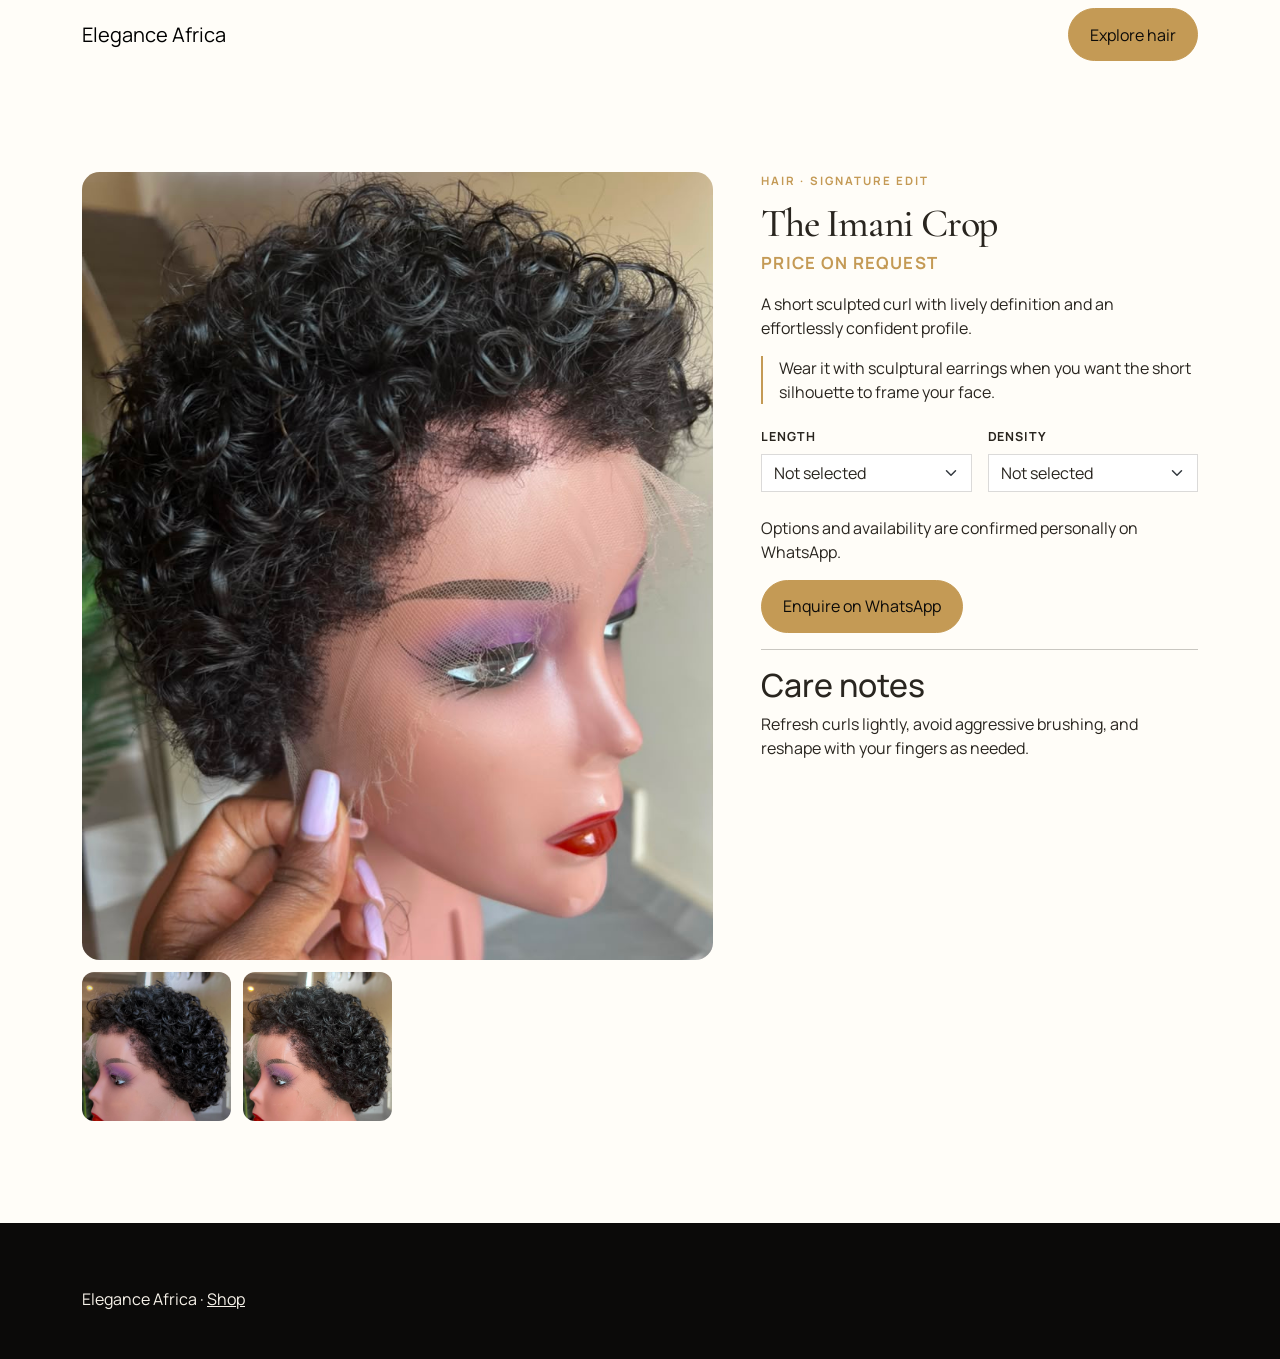
<file: products/imani-crop.html>
<!doctype html>
<html lang="en">
<head>
  <meta charset="utf-8"><meta name="viewport" content="width=device-width, initial-scale=1"><meta name="theme-color" content="#0b0a09">
  <title>The Imani Crop | Elegance Africa</title><meta name="description" content="The Imani Crop is a short sculpted Elegance Africa curl with lively definition and a confident profile."><link rel="canonical" href="../products/imani-crop.html"><link rel="icon" href="../assets/images/favicon.svg" type="image/svg+xml"><meta property="og:title" content="The Imani Crop | Elegance Africa"><meta property="og:description" content="A short sculpted curl with lively definition and an effortlessly confident profile."><meta property="og:image" content="../assets/images/imani-crop-1.jpeg"><meta property="og:url" content="../products/imani-crop.html"><meta property="og:type" content="product"><meta name="twitter:card" content="summary_large_image"><meta name="twitter:title" content="The Imani Crop | Elegance Africa"><meta name="twitter:description" content="A short sculpted curl with lively definition and an effortlessly confident profile."><meta name="twitter:image" content="../assets/images/imani-crop-1.jpeg">
  <link rel="preconnect" href="https://fonts.googleapis.com"><link rel="preconnect" href="https://fonts.gstatic.com" crossorigin><link href="https://fonts.googleapis.com/css2?family=Cormorant+Garamond:wght@400;500;600&amp;family=Manrope:wght@400;500;600;700&amp;display=swap" rel="stylesheet"><link href="https://cdn.jsdelivr.net/npm/bootstrap@5.3.8/dist/css/bootstrap.min.css" rel="stylesheet" integrity="sha384-sRIl4kxILFvY47J16cr9ZwB07vP4J8+LH7qKQnuqkuIAvNWLzeN8tE5YBujZqJLB" crossorigin="anonymous"><link rel="stylesheet" href="../assets/css/styles.css">
  <script type="application/ld+json">{"@context":"https://schema.org","@graph":[{"@type":"Product","name":"The Imani Crop","image":["../assets/images/imani-crop-1.jpeg","../assets/images/imani-crop-2.jpeg","../assets/images/imani-crop-3.jpeg"],"description":"A short sculpted curl with lively definition and an effortlessly confident profile.","brand":{"@id":"#organization"}},{"@id":"#organization","@type":"Organization","name":"Elegance Africa"}]}</script>
</head>
<body data-page="shop" data-product-id="imani-crop">
  <a class="skip-link" href="#main-content">Skip to content</a><header id="site-header" class="site-header"><nav class="navbar"><div class="container"><a class="navbar-brand" href="../index.html">Elegance Africa</a><a class="btn btn-gold" href="../shop.html">Explore hair</a></div></nav></header>
  <main id="main-content"><section class="section-pad product-detail"><div class="container"><div class="row g-5"><div class="col-lg-7"><img class="product-main-image" src="../assets/images/imani-crop-1.jpeg" alt="The Imani Crop, a short sculpted curl hair piece"><div class="gallery-thumbs"><img src="../assets/images/imani-crop-2.jpeg" alt="The Imani Crop side view"><img src="../assets/images/imani-crop-3.jpeg" alt="The Imani Crop styled view"></div></div><div class="col-lg-5"><p class="eyebrow">Hair · Signature edit</p><h1 class="display-title">The Imani Crop</h1><p class="product-price">Price on request</p><p>A short sculpted curl with lively definition and an effortlessly confident profile.</p><p class="product-style">Wear it with sculptural earrings when you want the short silhouette to frame your face.</p><div class="product-selectors"><label>Length<select class="form-select" data-product-length aria-label="Select length"><option value="">Not selected</option><option value="12&quot;">12&quot;</option><option value="14&quot;">14&quot;</option><option value="16&quot;">16&quot;</option><option value="18&quot;">18&quot;</option></select></label><label>Density<select class="form-select" data-product-density aria-label="Select density"><option value="">Not selected</option><option value="130%">130%</option><option value="150%">150%</option><option value="180%">180%</option></select></label></div><p>Options and availability are confirmed personally on WhatsApp.</p><a class="btn btn-gold" data-static-product-whatsapp href="https://wa.me/256765897583?text=Hello%20Elegance%20Africa%2C%20I'm%20interested%20in%20The%20Imani%20Crop.%20Please%20share%20the%20available%20options%20and%20price." target="_blank" rel="noopener">Enquire on WhatsApp</a><hr><h2>Care notes</h2><p>Refresh curls lightly, avoid aggressive brushing, and reshape with your fingers as needed.</p></div></div></div></section></main>
  <footer class="site-footer"><div class="container"><p>Elegance Africa · <a href="../shop.html">Shop</a></p></div></footer><script src="../assets/js/products.js"></script><script src="../assets/js/main.js"></script>
</body>
</html>
</file>
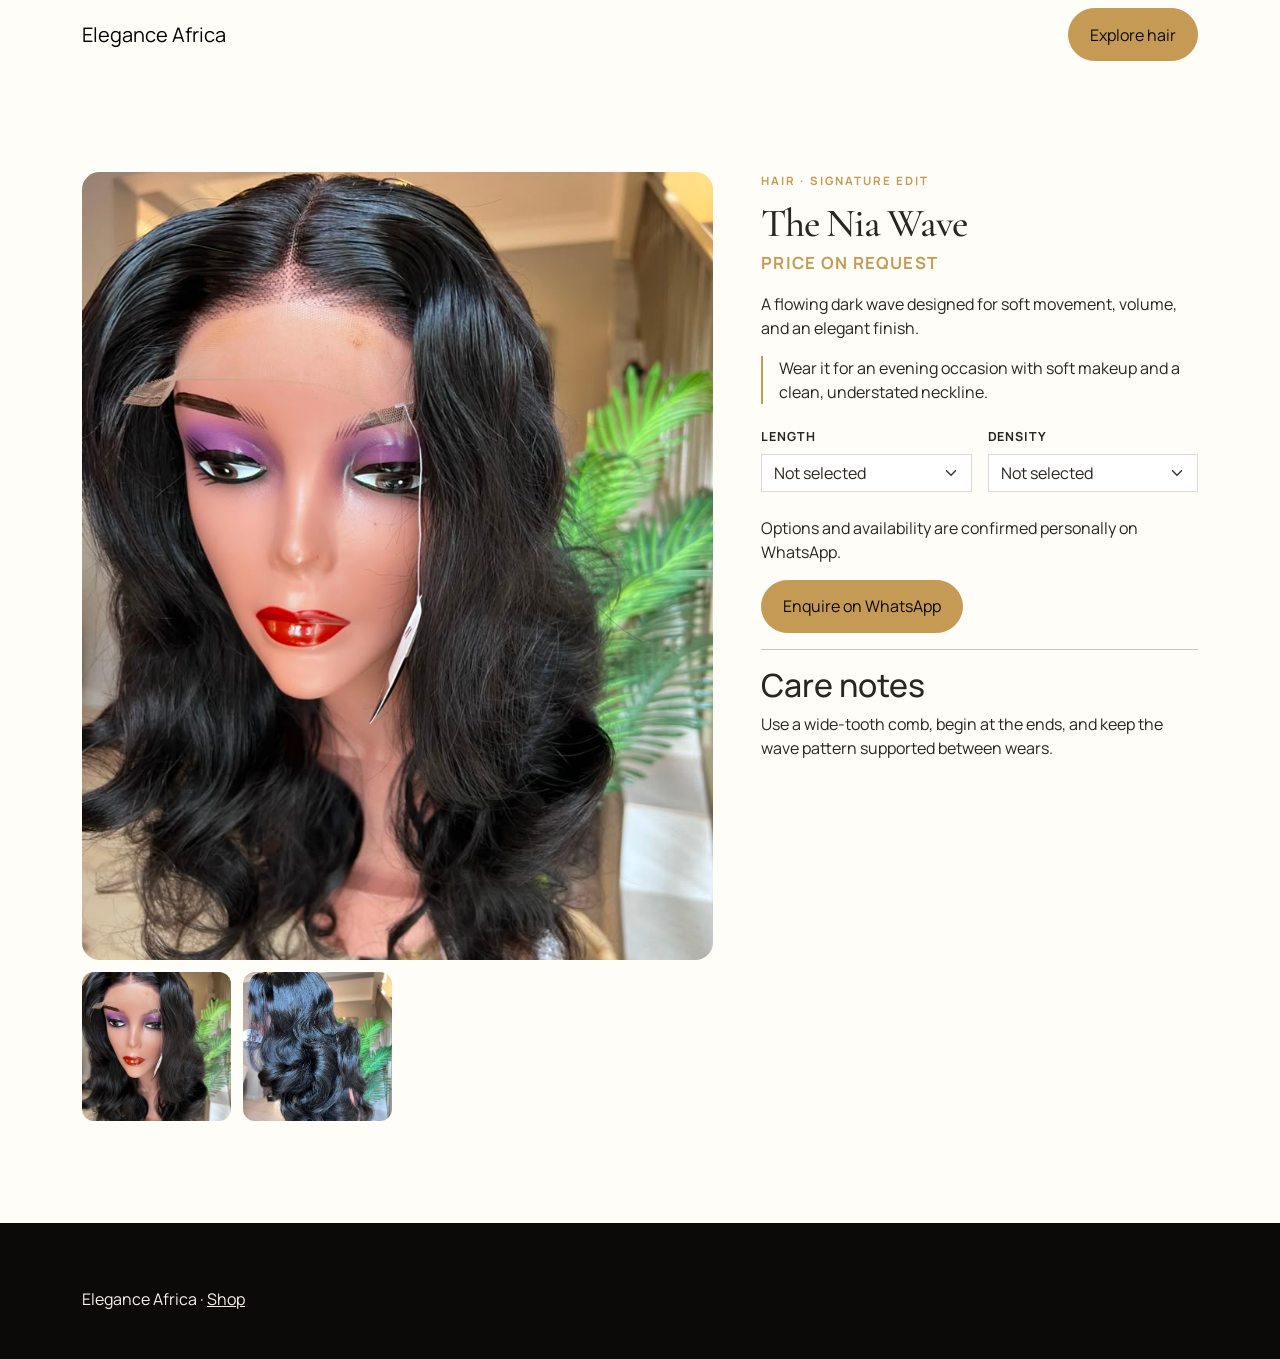
<file: products/nia-wave.html>
<!doctype html>
<html lang="en">
<head>
  <meta charset="utf-8"><meta name="viewport" content="width=device-width, initial-scale=1"><meta name="theme-color" content="#0b0a09">
  <title>The Nia Wave | Elegance Africa</title><meta name="description" content="The Nia Wave is an Elegance Africa hair piece designed for soft movement, volume, and an elegant finish."><link rel="canonical" href="../products/nia-wave.html"><link rel="icon" href="../assets/images/favicon.svg" type="image/svg+xml"><meta property="og:title" content="The Nia Wave | Elegance Africa"><meta property="og:description" content="A flowing dark wave designed for soft movement, volume, and an elegant finish."><meta property="og:image" content="../assets/images/nia-wave-1.jpeg"><meta property="og:url" content="../products/nia-wave.html"><meta property="og:type" content="product"><meta name="twitter:card" content="summary_large_image"><meta name="twitter:title" content="The Nia Wave | Elegance Africa"><meta name="twitter:description" content="A flowing dark wave designed for soft movement, volume, and an elegant finish."><meta name="twitter:image" content="../assets/images/nia-wave-1.jpeg">
  <link rel="preconnect" href="https://fonts.googleapis.com"><link rel="preconnect" href="https://fonts.gstatic.com" crossorigin><link href="https://fonts.googleapis.com/css2?family=Cormorant+Garamond:wght@400;500;600&amp;family=Manrope:wght@400;500;600;700&amp;display=swap" rel="stylesheet"><link href="https://cdn.jsdelivr.net/npm/bootstrap@5.3.8/dist/css/bootstrap.min.css" rel="stylesheet" integrity="sha384-sRIl4kxILFvY47J16cr9ZwB07vP4J8+LH7qKQnuqkuIAvNWLzeN8tE5YBujZqJLB" crossorigin="anonymous"><link rel="stylesheet" href="../assets/css/styles.css">
  <script type="application/ld+json">{"@context":"https://schema.org","@graph":[{"@type":"Product","name":"The Nia Wave","image":["../assets/images/nia-wave-1.jpeg","../assets/images/nia-wave-2.jpeg","../assets/images/nia-wave-3.jpeg"],"description":"A flowing dark wave designed for soft movement, volume, and an elegant finish.","brand":{"@id":"#organization"}},{"@id":"#organization","@type":"Organization","name":"Elegance Africa"}]}</script>
</head>
<body data-page="shop" data-product-id="nia-wave">
  <a class="skip-link" href="#main-content">Skip to content</a><header id="site-header" class="site-header"><nav class="navbar"><div class="container"><a class="navbar-brand" href="../index.html">Elegance Africa</a><a class="btn btn-gold" href="../shop.html">Explore hair</a></div></nav></header>
  <main id="main-content"><section class="section-pad product-detail"><div class="container"><div class="row g-5"><div class="col-lg-7"><img class="product-main-image" src="../assets/images/nia-wave-1.jpeg" alt="The Nia Wave, a flowing dark wave hair piece"><div class="gallery-thumbs"><img src="../assets/images/nia-wave-2.jpeg" alt="The Nia Wave side view"><img src="../assets/images/nia-wave-3.jpeg" alt="The Nia Wave styled view"></div></div><div class="col-lg-5"><p class="eyebrow">Hair · Signature edit</p><h1 class="display-title">The Nia Wave</h1><p class="product-price">Price on request</p><p>A flowing dark wave designed for soft movement, volume, and an elegant finish.</p><p class="product-style">Wear it for an evening occasion with soft makeup and a clean, understated neckline.</p><div class="product-selectors"><label>Length<select class="form-select" data-product-length aria-label="Select length"><option value="">Not selected</option><option value="12&quot;">12&quot;</option><option value="14&quot;">14&quot;</option><option value="16&quot;">16&quot;</option><option value="18&quot;">18&quot;</option></select></label><label>Density<select class="form-select" data-product-density aria-label="Select density"><option value="">Not selected</option><option value="130%">130%</option><option value="150%">150%</option><option value="180%">180%</option></select></label></div><p>Options and availability are confirmed personally on WhatsApp.</p><a class="btn btn-gold" data-static-product-whatsapp href="https://wa.me/256765897583?text=Hello%20Elegance%20Africa%2C%20I'm%20interested%20in%20The%20Nia%20Wave.%20Please%20share%20the%20available%20options%20and%20price." target="_blank" rel="noopener">Enquire on WhatsApp</a><hr><h2>Care notes</h2><p>Use a wide-tooth comb, begin at the ends, and keep the wave pattern supported between wears.</p></div></div></div></section></main>
  <footer class="site-footer"><div class="container"><p>Elegance Africa · <a href="../shop.html">Shop</a></p></div></footer><script src="../assets/js/products.js"></script><script src="../assets/js/main.js"></script>
</body>
</html>
</file>
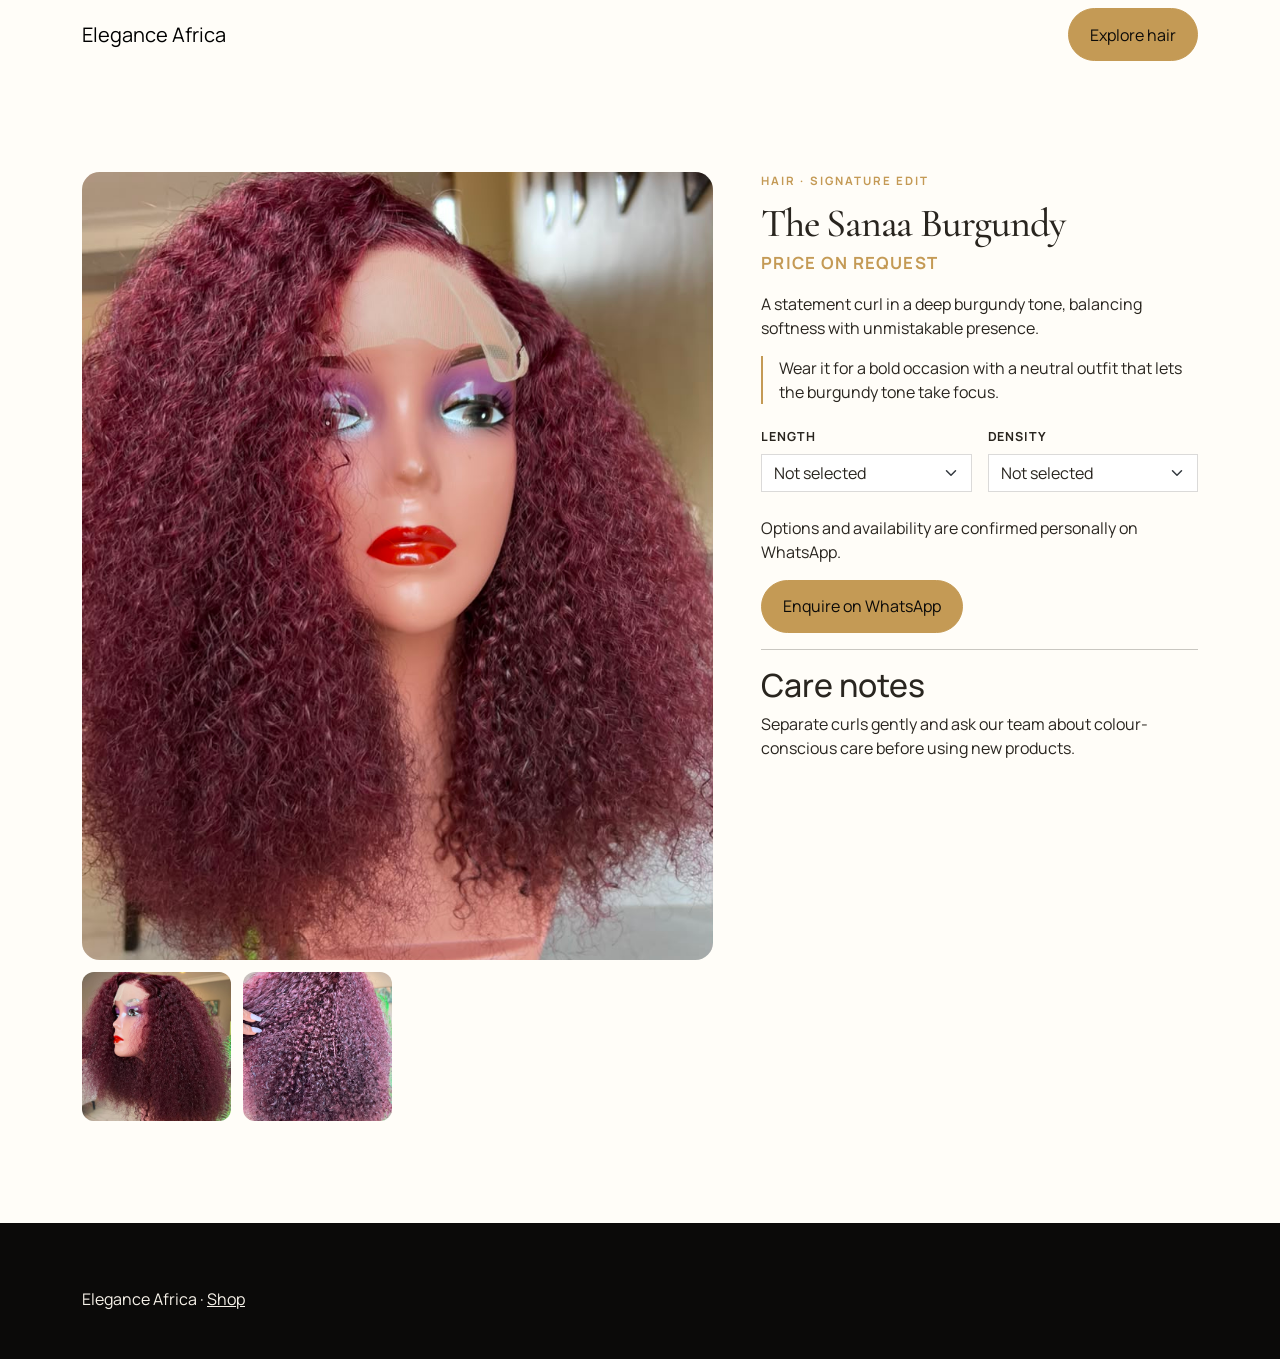
<file: products/sanaa-burgundy.html>
<!doctype html>
<html lang="en">
<head>
  <meta charset="utf-8"><meta name="viewport" content="width=device-width, initial-scale=1"><meta name="theme-color" content="#0b0a09">
  <title>The Sanaa Burgundy | Elegance Africa</title><meta name="description" content="The Sanaa Burgundy is an Elegance Africa statement curl with deep burgundy tone and unmistakable presence."><link rel="canonical" href="../products/sanaa-burgundy.html"><link rel="icon" href="../assets/images/favicon.svg" type="image/svg+xml"><meta property="og:title" content="The Sanaa Burgundy | Elegance Africa"><meta property="og:description" content="A statement curl in a deep burgundy tone, balancing softness with unmistakable presence."><meta property="og:image" content="../assets/images/sanaa-burgundy-1.jpeg"><meta property="og:url" content="../products/sanaa-burgundy.html"><meta property="og:type" content="product"><meta name="twitter:card" content="summary_large_image"><meta name="twitter:title" content="The Sanaa Burgundy | Elegance Africa"><meta name="twitter:description" content="A statement curl in a deep burgundy tone, balancing softness with unmistakable presence."><meta name="twitter:image" content="../assets/images/sanaa-burgundy-1.jpeg">
  <link rel="preconnect" href="https://fonts.googleapis.com"><link rel="preconnect" href="https://fonts.gstatic.com" crossorigin><link href="https://fonts.googleapis.com/css2?family=Cormorant+Garamond:wght@400;500;600&amp;family=Manrope:wght@400;500;600;700&amp;display=swap" rel="stylesheet"><link href="https://cdn.jsdelivr.net/npm/bootstrap@5.3.8/dist/css/bootstrap.min.css" rel="stylesheet" integrity="sha384-sRIl4kxILFvY47J16cr9ZwB07vP4J8+LH7qKQnuqkuIAvNWLzeN8tE5YBujZqJLB" crossorigin="anonymous"><link rel="stylesheet" href="../assets/css/styles.css">
  <script type="application/ld+json">{"@context":"https://schema.org","@graph":[{"@type":"Product","name":"The Sanaa Burgundy","image":["../assets/images/sanaa-burgundy-1.jpeg","../assets/images/sanaa-burgundy-2.jpeg","../assets/images/sanaa-burgundy-3.jpeg"],"description":"A statement curl in a deep burgundy tone, balancing softness with unmistakable presence.","brand":{"@id":"#organization"}},{"@id":"#organization","@type":"Organization","name":"Elegance Africa"}]}</script>
</head>
<body data-page="shop" data-product-id="sanaa-burgundy">
  <a class="skip-link" href="#main-content">Skip to content</a><header id="site-header" class="site-header"><nav class="navbar"><div class="container"><a class="navbar-brand" href="../index.html">Elegance Africa</a><a class="btn btn-gold" href="../shop.html">Explore hair</a></div></nav></header>
  <main id="main-content"><section class="section-pad product-detail"><div class="container"><div class="row g-5"><div class="col-lg-7"><img class="product-main-image" src="../assets/images/sanaa-burgundy-1.jpeg" alt="The Sanaa Burgundy, a deep burgundy curl hair piece"><div class="gallery-thumbs"><img src="../assets/images/sanaa-burgundy-2.jpeg" alt="The Sanaa Burgundy side view"><img src="../assets/images/sanaa-burgundy-3.jpeg" alt="The Sanaa Burgundy styled view"></div></div><div class="col-lg-5"><p class="eyebrow">Hair · Signature edit</p><h1 class="display-title">The Sanaa Burgundy</h1><p class="product-price">Price on request</p><p>A statement curl in a deep burgundy tone, balancing softness with unmistakable presence.</p><p class="product-style">Wear it for a bold occasion with a neutral outfit that lets the burgundy tone take focus.</p><div class="product-selectors"><label>Length<select class="form-select" data-product-length aria-label="Select length"><option value="">Not selected</option><option value="12&quot;">12&quot;</option><option value="14&quot;">14&quot;</option><option value="16&quot;">16&quot;</option><option value="18&quot;">18&quot;</option></select></label><label>Density<select class="form-select" data-product-density aria-label="Select density"><option value="">Not selected</option><option value="130%">130%</option><option value="150%">150%</option><option value="180%">180%</option></select></label></div><p>Options and availability are confirmed personally on WhatsApp.</p><a class="btn btn-gold" data-static-product-whatsapp href="https://wa.me/256765897583?text=Hello%20Elegance%20Africa%2C%20I'm%20interested%20in%20The%20Sanaa%20Burgundy.%20Please%20share%20the%20available%20options%20and%20price." target="_blank" rel="noopener">Enquire on WhatsApp</a><hr><h2>Care notes</h2><p>Separate curls gently and ask our team about colour-conscious care before using new products.</p></div></div></div></section></main>
  <footer class="site-footer"><div class="container"><p>Elegance Africa · <a href="../shop.html">Shop</a></p></div></footer><script src="../assets/js/products.js"></script><script src="../assets/js/main.js"></script>
</body>
</html>
</file>
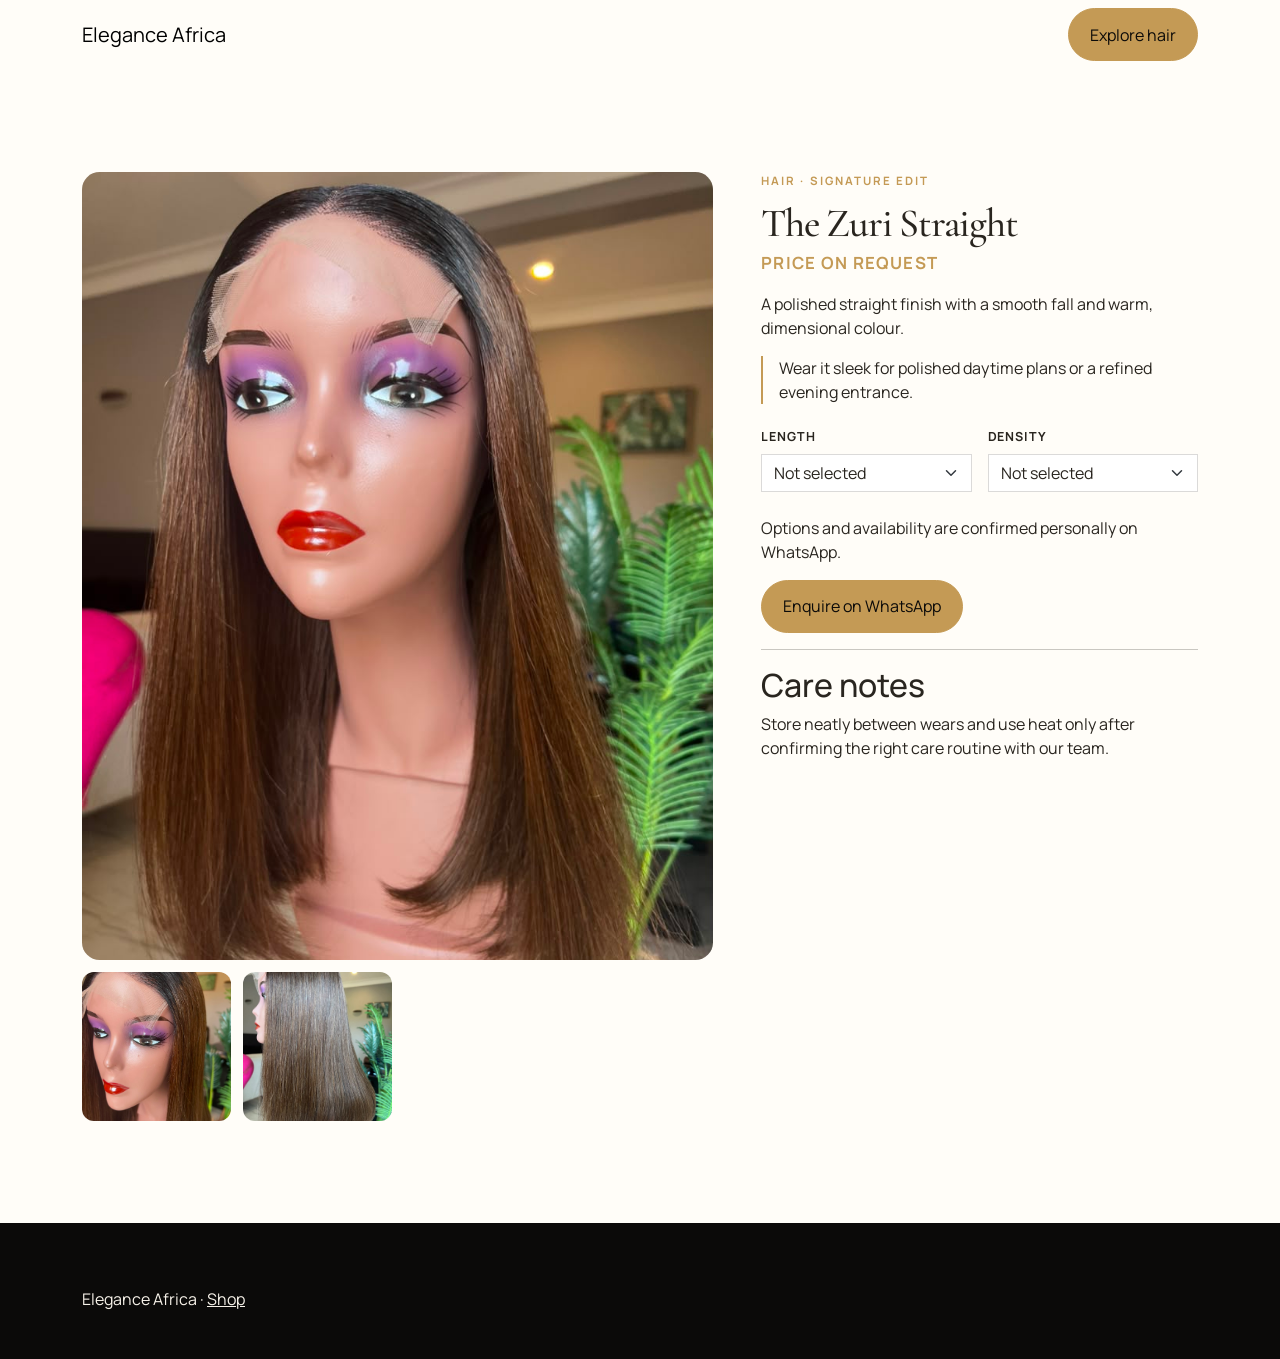
<file: products/zuri-straight.html>
<!doctype html>
<html lang="en">
<head>
  <meta charset="utf-8"><meta name="viewport" content="width=device-width, initial-scale=1"><meta name="theme-color" content="#0b0a09">
  <title>The Zuri Straight | Elegance Africa</title><meta name="description" content="The Zuri Straight is an Elegance Africa hair piece with a polished straight finish, smooth fall, and dimensional colour."><link rel="canonical" href="../products/zuri-straight.html"><link rel="icon" href="../assets/images/favicon.svg" type="image/svg+xml"><meta property="og:title" content="The Zuri Straight | Elegance Africa"><meta property="og:description" content="A polished straight finish with a smooth fall and warm, dimensional colour."><meta property="og:image" content="../assets/images/zuri-straight-1.jpeg"><meta property="og:url" content="../products/zuri-straight.html"><meta property="og:type" content="product"><meta name="twitter:card" content="summary_large_image"><meta name="twitter:title" content="The Zuri Straight | Elegance Africa"><meta name="twitter:description" content="A polished straight finish with a smooth fall and warm, dimensional colour."><meta name="twitter:image" content="../assets/images/zuri-straight-1.jpeg">
  <link rel="preconnect" href="https://fonts.googleapis.com"><link rel="preconnect" href="https://fonts.gstatic.com" crossorigin><link href="https://fonts.googleapis.com/css2?family=Cormorant+Garamond:wght@400;500;600&amp;family=Manrope:wght@400;500;600;700&amp;display=swap" rel="stylesheet"><link href="https://cdn.jsdelivr.net/npm/bootstrap@5.3.8/dist/css/bootstrap.min.css" rel="stylesheet" integrity="sha384-sRIl4kxILFvY47J16cr9ZwB07vP4J8+LH7qKQnuqkuIAvNWLzeN8tE5YBujZqJLB" crossorigin="anonymous"><link rel="stylesheet" href="../assets/css/styles.css">
  <script type="application/ld+json">{"@context":"https://schema.org","@graph":[{"@type":"Product","name":"The Zuri Straight","image":["../assets/images/zuri-straight-1.jpeg","../assets/images/zuri-straight-2.jpeg","../assets/images/zuri-straight-3.jpeg"],"description":"A polished straight finish with a smooth fall and warm, dimensional colour.","brand":{"@id":"#organization"}},{"@id":"#organization","@type":"Organization","name":"Elegance Africa"}]}</script>
</head>
<body data-page="shop" data-product-id="zuri-straight">
  <a class="skip-link" href="#main-content">Skip to content</a><header id="site-header" class="site-header"><nav class="navbar"><div class="container"><a class="navbar-brand" href="../index.html">Elegance Africa</a><a class="btn btn-gold" href="../shop.html">Explore hair</a></div></nav></header>
  <main id="main-content"><section class="section-pad product-detail"><div class="container"><div class="row g-5"><div class="col-lg-7"><img class="product-main-image" src="../assets/images/zuri-straight-1.jpeg" alt="The Zuri Straight, a polished straight hair piece"><div class="gallery-thumbs"><img src="../assets/images/zuri-straight-2.jpeg" alt="The Zuri Straight side view"><img src="../assets/images/zuri-straight-3.jpeg" alt="The Zuri Straight styled view"></div></div><div class="col-lg-5"><p class="eyebrow">Hair · Signature edit</p><h1 class="display-title">The Zuri Straight</h1><p class="product-price">Price on request</p><p>A polished straight finish with a smooth fall and warm, dimensional colour.</p><p class="product-style">Wear it sleek for polished daytime plans or a refined evening entrance.</p><div class="product-selectors"><label>Length<select class="form-select" data-product-length aria-label="Select length"><option value="">Not selected</option><option value="12&quot;">12&quot;</option><option value="14&quot;">14&quot;</option><option value="16&quot;">16&quot;</option><option value="18&quot;">18&quot;</option></select></label><label>Density<select class="form-select" data-product-density aria-label="Select density"><option value="">Not selected</option><option value="130%">130%</option><option value="150%">150%</option><option value="180%">180%</option></select></label></div><p>Options and availability are confirmed personally on WhatsApp.</p><a class="btn btn-gold" data-static-product-whatsapp href="https://wa.me/256765897583?text=Hello%20Elegance%20Africa%2C%20I'm%20interested%20in%20The%20Zuri%20Straight.%20Please%20share%20the%20available%20options%20and%20price." target="_blank" rel="noopener">Enquire on WhatsApp</a><hr><h2>Care notes</h2><p>Store neatly between wears and use heat only after confirming the right care routine with our team.</p></div></div></div></section></main>
  <footer class="site-footer"><div class="container"><p>Elegance Africa · <a href="../shop.html">Shop</a></p></div></footer><script src="../assets/js/products.js"></script><script src="../assets/js/main.js"></script>
</body>
</html>
</file>
<file: assets/css/styles.css>
:root {
  --ink: #0b0a09;
  --charcoal: #171512;
  --ivory: #f7f2e9;
  --cream: #eee4d5;
  --paper: #fffdf8;
  --gold: #c49a55;
  --gold-light: #e2c590;
  --taupe: #9c8b7b;
  --text: #29251f;
  --muted: #6f675e;
  --line: rgba(34, 29, 23, .16);
  --display: "Cormorant Garamond", Georgia, serif;
  --sans: "Manrope", Arial, sans-serif;
  --shadow: 0 24px 70px rgba(11, 10, 9, .14);
  --radius: .25rem;
}

html { scroll-behavior: smooth; }
body { margin: 0; background: var(--paper); color: var(--text); font-family: var(--sans); }
html, body { overflow-x: clip; }
img { display: block; max-width: 100%; }
a { color: inherit; }
.skip-link { position: fixed; left: 1rem; top: -5rem; z-index: 2000; background: var(--paper); padding: .75rem 1rem; }
.skip-link:focus { top: 1rem; }
.announcement-bar { background: var(--ink); color: var(--gold-light); padding: .55rem 1rem; text-align: center; font-size: .72rem; letter-spacing: .12em; text-transform: uppercase; }
.site-header { background: rgba(255, 253, 248, .94); border-bottom: 1px solid var(--line); position: sticky; top: 0; z-index: 1030; backdrop-filter: blur(14px); }
.brand-logo { width: 56px; aspect-ratio: 1; object-fit: cover; }
.display-title { font-family: var(--display); font-weight: 500; line-height: .94; letter-spacing: -.03em; }
.eyebrow { color: var(--gold); font-size: .72rem; font-weight: 700; letter-spacing: .18em; text-transform: uppercase; }
.btn-gold { background: var(--gold); border: 1px solid var(--gold); color: var(--ink); border-radius: 999px; padding: .85rem 1.3rem; }
.btn-gold:hover, .btn-gold:focus-visible { background: var(--gold-light); border-color: var(--gold-light); color: var(--ink); }
.btn-outline-ink { border: 1px solid currentColor; border-radius: 999px; padding: .85rem 1.3rem; }
.section-pad { padding-block: clamp(4.5rem, 8vw, 8rem); }
.dark-section { background: var(--ink); color: var(--ivory); }
.site-footer { background: var(--ink); color: var(--ivory); padding: 4rem 0 2rem; }
.whatsapp-float { align-items: center; background: #176d3e; border-radius: 999px; bottom: 1rem; box-shadow: var(--shadow); color: white; display: flex; gap: .55rem; padding: .8rem 1rem; position: fixed; right: 1rem; text-decoration: none; z-index: 1040; }
:focus-visible { outline: 3px solid var(--ink); outline-offset: 3px; }
.dark-section :focus-visible, .site-footer :focus-visible { outline-color: var(--gold-light); }
.js-ready [data-reveal] { opacity: 0; transform: translateY(22px); transition: opacity .7s ease, transform .7s ease; }
.js-ready [data-reveal].is-visible { opacity: 1; transform: none; }
@media (max-width: 575.98px) { .whatsapp-float span { display: none; } }
@media (prefers-reduced-motion: reduce) { *, *::before, *::after { scroll-behavior: auto !important; transition-duration: .01ms !important; animation-duration: .01ms !important; } [data-reveal] { opacity: 1; transform: none; } }
.hero-home { min-height: min(880px, 92vh); background: linear-gradient(90deg, rgba(11,10,9,.94) 0%, rgba(11,10,9,.64) 50%, rgba(11,10,9,.16) 100%), url("../images/nia-wave-3.jpeg") center 30%/cover; color: var(--ivory); }
.hero-copy { padding: clamp(7rem, 15vw, 13rem) clamp(1rem, 6vw, 6rem) clamp(4rem, 8vw, 7rem); }.hero-copy .display-title { font-size: clamp(4rem, 10vw, 9rem); }.hero-signature { border-left: 1px solid var(--gold); margin-top: 2rem; padding-left: 1rem; }.bg-cream { background: var(--cream); }
.product-card { display: block; text-decoration: none; }.product-card__media { background: var(--cream); display: block; overflow: hidden; aspect-ratio: 3/4; }.product-card__media img { height: 100%; object-fit: cover; transition: transform .6s ease; width: 100%; }.product-card:hover .product-card__media img { transform: scale(1.025); }.product-card__meta { display: grid; gap: .35rem; padding-top: 1rem; }.product-card__meta strong { font-family: var(--display); font-size: 1.7rem; font-weight: 500; }.signature-card { border-top: 1px solid var(--line); min-height: 16rem; padding: 2rem 0; }
.page-hero { background: var(--cream); padding: clamp(5rem, 10vw, 9rem) 0; }.page-hero .display-title { font-size: clamp(3.5rem, 8vw, 7rem); }.catalog-filters { display: flex; flex-wrap: wrap; gap: .6rem; margin-bottom: 2.5rem; }.filter-btn { background: transparent; border: 1px solid var(--line); padding: .7rem 1rem; }.filter-btn.is-active { background: var(--ink); color: var(--ivory); }.product-main-image { aspect-ratio: 4/5; background: var(--cream); object-fit: cover; width: 100%; }.gallery-thumbs { display: grid; gap: .75rem; grid-template-columns: repeat(4, 1fr); margin-top: .75rem; }.gallery-thumbs button { background: transparent; border: 1px solid var(--line); padding: 0; }.gallery-thumbs img { aspect-ratio: 1; object-fit: cover; width: 100%; }.product-price { color: var(--gold); font-size: 1.05rem; font-weight: 700; letter-spacing: .08em; text-transform: uppercase; }.empty-state { border: 1px solid var(--line); padding: 4rem 1rem; text-align: center; }
.story-number { color: var(--gold); font-family: var(--display); font-size: 4rem; line-height: 1; }.story-panel { border-top: 1px solid var(--line); padding-block: 2.5rem; }.accordion-elegance { --bs-accordion-bg: transparent; --bs-accordion-border-color: var(--line); --bs-accordion-btn-focus-box-shadow: 0 0 0 .2rem rgba(196,154,85,.28); --bs-accordion-active-bg: var(--cream); --bs-accordion-active-color: var(--ink); }.accordion-elegance .accordion-button { font-family: var(--display); font-size: 1.35rem; }

.signature-quiz { background: var(--cream); border-top: 2px solid var(--gold); max-width: 780px; padding: clamp(1.5rem, 4vw, 3rem); }.quiz-progress { display: flex; gap: .5rem; margin-bottom: 2rem; }.quiz-progress span { background: var(--line); flex: 1; height: 2px; }.quiz-progress span.is-active { background: var(--gold); }.quiz-step { border: 0; margin: 0; padding: 0; }.quiz-step legend, .quiz-result h3 { font-family: var(--display); font-size: clamp(2rem, 4vw, 3rem); }.quiz-options { display: grid; gap: .65rem; margin: 1.5rem 0; }.quiz-options label { background: var(--paper); border: 1px solid var(--line); cursor: pointer; padding: .9rem 1rem; }.quiz-options label:has(input:checked) { border-color: var(--gold); box-shadow: inset 3px 0 var(--gold); }.quiz-result { background: var(--paper); padding: 1.5rem; }.product-selectors { display: grid; gap: 1rem; grid-template-columns: repeat(2, minmax(0, 1fr)); margin: 1.5rem 0; }.product-selectors label { display: grid; font-size: .78rem; font-weight: 700; gap: .45rem; letter-spacing: .08em; text-transform: uppercase; }.product-selectors .form-select { border-color: var(--line); border-radius: 0; color: var(--text); }.product-style { border-left: 2px solid var(--gold); padding-left: 1rem; }
@media (max-width: 575.98px) { .product-selectors { grid-template-columns: 1fr; } }

/* Editorial motion layer — progressive enhancement only. */
.page-loader { align-items: center; background: var(--ink); color: var(--ivory); display: flex; font-family: var(--display); font-size: clamp(2rem, 5vw, 4rem); inset: 0; justify-content: center; letter-spacing: -.04em; position: fixed; transition: opacity .7s ease, visibility .7s ease; z-index: 3000; }
.page-loader span { animation: loader-shimmer 1.2s ease-in-out infinite alternate; }
.js-ready .page-loader { opacity: 0; pointer-events: none; visibility: hidden; }
.scroll-progress { background: rgba(196,154,85,.18); height: 2px; left: 0; position: fixed; right: 0; top: 0; transform-origin: left; z-index: 2100; }
.scroll-progress span { background: var(--gold); display: block; height: 100%; transform: scaleX(0); transform-origin: left; transition: transform .12s linear; }
.motion-safe .hero-copy .eyebrow { animation: hero-rise .7s .05s both; }.motion-safe .hero-copy h1 { animation: hero-rise .9s .14s both; }.motion-safe .hero-copy > p:not(.hero-signature) { animation: hero-rise .8s .24s both; }.motion-safe .hero-copy .d-flex { animation: hero-rise .8s .34s both; }
.hero-home::after { background: radial-gradient(circle at 72% 34%, rgba(196,154,85,.28), transparent 30%); content: ""; inset: 0; mix-blend-mode: screen; pointer-events: none; position: absolute; }.hero-home { isolation: isolate; position: relative; }.hero-home .container-fluid { position: relative; z-index: 1; }
.site-header { transition: box-shadow .3s ease, background .3s ease; }.site-header.is-scrolled { box-shadow: 0 14px 35px rgba(11,10,9,.09); }.nav-link { position: relative; }.nav-link::after { background: var(--gold); bottom: .2rem; content: ""; height: 1px; left: .5rem; position: absolute; transform: scaleX(0); transform-origin: left; transition: transform .25s ease; width: calc(100% - 1rem); }.nav-link:hover::after, .nav-link[aria-current="page"]::after { transform: scaleX(1); }
.product-card { border-bottom: 1px solid transparent; transform: translateZ(0); transition: transform .35s ease, border-color .35s ease; }.product-card:hover { border-color: var(--gold); transform: translateY(-7px); }.product-card__media::after { background: linear-gradient(135deg, transparent 45%, rgba(255,255,255,.28)); content: ""; inset: 0; opacity: 0; position: absolute; transition: opacity .35s ease; }.product-card__media { position: relative; }.product-card:hover .product-card__media::after { opacity: 1; }
.whatsapp-float { animation: whatsapp-breathe 3s ease-in-out infinite; }.whatsapp-float:hover { animation-play-state: paused; transform: translateY(-3px); }
.inspiration-rail { overflow: hidden; }.inspiration-track { display: flex; gap: 1rem; overflow-x: auto; padding-bottom: 1rem; scroll-behavior: smooth; scrollbar-width: none; }.inspiration-track::-webkit-scrollbar { display: none; }.inspiration-card { flex: 0 0 clamp(220px, 29vw, 370px); overflow: hidden; position: relative; }.inspiration-card img { aspect-ratio: 3 / 4; object-fit: cover; transition: transform .7s cubic-bezier(.2,.8,.2,1); width: 100%; }.inspiration-card:hover img { transform: scale(1.07); }.inspiration-card span { background: var(--paper); bottom: 0; font-family: var(--display); font-size: 1.35rem; left: 0; padding: .75rem 1rem; position: absolute; }.rail-controls { display: flex; gap: .5rem; }.rail-controls button { background: transparent; border: 1px solid var(--line); height: 2.7rem; transition: background .25s ease, color .25s ease; width: 2.7rem; }.rail-controls button:hover { background: var(--ink); color: var(--ivory); }
[data-recently-viewed] .product-card { animation: hero-rise .55s both; }
@keyframes hero-rise { from { opacity: 0; transform: translateY(22px); } to { opacity: 1; transform: translateY(0); } }
@keyframes loader-shimmer { from { color: var(--ivory); letter-spacing: -.04em; } to { color: var(--gold-light); letter-spacing: .02em; } }
@keyframes whatsapp-breathe { 0%, 100% { box-shadow: 0 10px 28px rgba(23,109,62,.25); } 50% { box-shadow: 0 13px 35px rgba(23,109,62,.52); } }
@media (prefers-reduced-motion: reduce) { .page-loader span, .whatsapp-float, .motion-safe .hero-copy .eyebrow, .motion-safe .hero-copy h1, .motion-safe .hero-copy > p:not(.hero-signature), .motion-safe .hero-copy .d-flex, [data-recently-viewed] .product-card { animation: none !important; }.product-card:hover { transform: none; }.inspiration-track { scroll-behavior: auto; } }
.contact-panel { background: var(--ink); color: var(--ivory); min-height: 100%; padding: clamp(2rem, 6vw, 5rem); }.contact-form-panel { background: var(--ivory); padding: clamp(2rem, 6vw, 5rem); }.contact-form-panel .form-control, .contact-form-panel .form-select { background: transparent; border: 0; border-bottom: 1px solid var(--line); border-radius: 0; padding-inline: 0; }.form-note, .form-status { color: var(--muted); font-size: .82rem; margin-top: 1rem; }.policy-notice { background: var(--cream); border-left: 3px solid var(--gold); padding: 1.25rem; }.policy-section { border-top: 1px solid var(--line); padding-block: 3rem; scroll-margin-top: 8rem; }

/* Phone-first navigation and layout refinements. */
.navbar-toggler { align-items: center; border: 1px solid var(--line); border-radius: 0; display: inline-flex; justify-content: center; min-height: 44px; min-width: 44px; padding: .7rem; }
.navbar-toggler:focus { box-shadow: 0 0 0 .2rem rgba(196,154,85,.28); }
.navbar-toggler-icon { background-image: linear-gradient(var(--ink), var(--ink)), linear-gradient(var(--ink), var(--ink)), linear-gradient(var(--ink), var(--ink)); background-position: center 25%, center 50%, center 75%; background-repeat: no-repeat; background-size: 100% 2px; height: 18px; width: 22px; }
.offcanvas .nav-link { font-family: var(--display); font-size: 2rem; line-height: 1.1; padding: .7rem 0; }
.offcanvas .nav-link::after { bottom: .45rem; left: 0; width: 100%; }
.desktop-navigation { display: none; }

@media (min-width: 992px) {
  .navbar > .container > .offcanvas { display: none !important; }
  .desktop-navigation { align-items: center; display: flex; gap: 1.75rem; margin-left: auto; }
  .desktop-navigation .navbar-nav { align-items: center; display: flex; flex-direction: row; gap: 1.75rem; }
  .desktop-navigation .nav-link { font-family: var(--sans); font-size: .86rem; padding: .8rem 0; }
  .desktop-navigation .btn { white-space: nowrap; }
}

@media (max-width: 991.98px) {
  .site-header .container { min-height: 72px; }
  .brand-logo { width: 42px; }
  .navbar-brand { font-size: .9rem; max-width: calc(100% - 64px); }
  .offcanvas.offcanvas-end { background: var(--paper); border-left: 1px solid var(--line); box-shadow: -20px 0 60px rgba(11,10,9,.16); transform: translateX(100%); transition: transform .35s cubic-bezier(.2,.8,.2,1); visibility: visible; width: min(88vw, 23rem); }
  .offcanvas.offcanvas-end.show { transform: translateX(0); }
  .offcanvas.mobile-menu-open { display: flex !important; opacity: 1; transform: translateX(0); visibility: visible !important; z-index: 2000; }
  #siteMenu.mobile-menu-open .offcanvas-body { background: var(--paper); display: flex !important; flex: 1; flex-direction: column; min-height: calc(100vh - 7.8rem); padding: 1.5rem; }
  #siteMenu.mobile-menu-open .navbar-nav { display: flex !important; flex-direction: column; gap: .25rem; width: 100%; }
  #siteMenu.mobile-menu-open .nav-link { color: var(--ink); display: block !important; padding: .85rem 0; }
  body.menu-is-open { overflow: hidden; }
  .offcanvas-header { border-bottom: 1px solid var(--line); padding: 1.25rem; }
  .offcanvas-body { display: flex; flex-direction: column; justify-content: space-between; padding: 1.5rem; }
  .offcanvas-body .btn { margin: 2rem 0 0 !important; width: 100%; }
  .hero-home { min-height: 680px; }
  .hero-copy { padding: 7rem 1.25rem 3.25rem; }
  .hero-copy .display-title { font-size: clamp(3.25rem, 15vw, 5.4rem); }
  .section-pad { padding-block: clamp(3.5rem, 12vw, 5rem); }
  .inspiration-track { display: grid; grid-template-columns: 1fr; overflow: visible; padding-bottom: 0; }
  .inspiration-card { flex: auto; }
  .inspiration-card img { aspect-ratio: 4 / 3; }
  .rail-controls { display: none; }
  .gallery-thumbs { gap: .45rem; }
}

@media (max-width: 575.98px) {
  .announcement-bar { font-size: .62rem; letter-spacing: .08em; padding-inline: .65rem; }
  .hero-copy .d-flex { display: grid !important; }
  .hero-copy .btn { width: 100%; }
  .input-group { display: grid; gap: .75rem; }
  .input-group > .form-control, .input-group > .btn { border-radius: 0 !important; width: 100%; }
  .signature-quiz { padding: 1.25rem; }
  .quiz-options label { min-height: 48px; }
  .whatsapp-float { bottom: .85rem; right: .85rem; }
}

/* Softer, more editorial surfaces. */
.site-header { border-bottom: 0; }
.product-card__media, .product-main-image { border-radius: 1.1rem; }
.signature-quiz, .quiz-result, .contact-panel, .contact-form-panel { border-radius: 1.25rem; }
.filter-btn { border-radius: 999px; }
.gallery-thumbs button, .gallery-thumbs img { border-radius: .75rem; }
</file>
